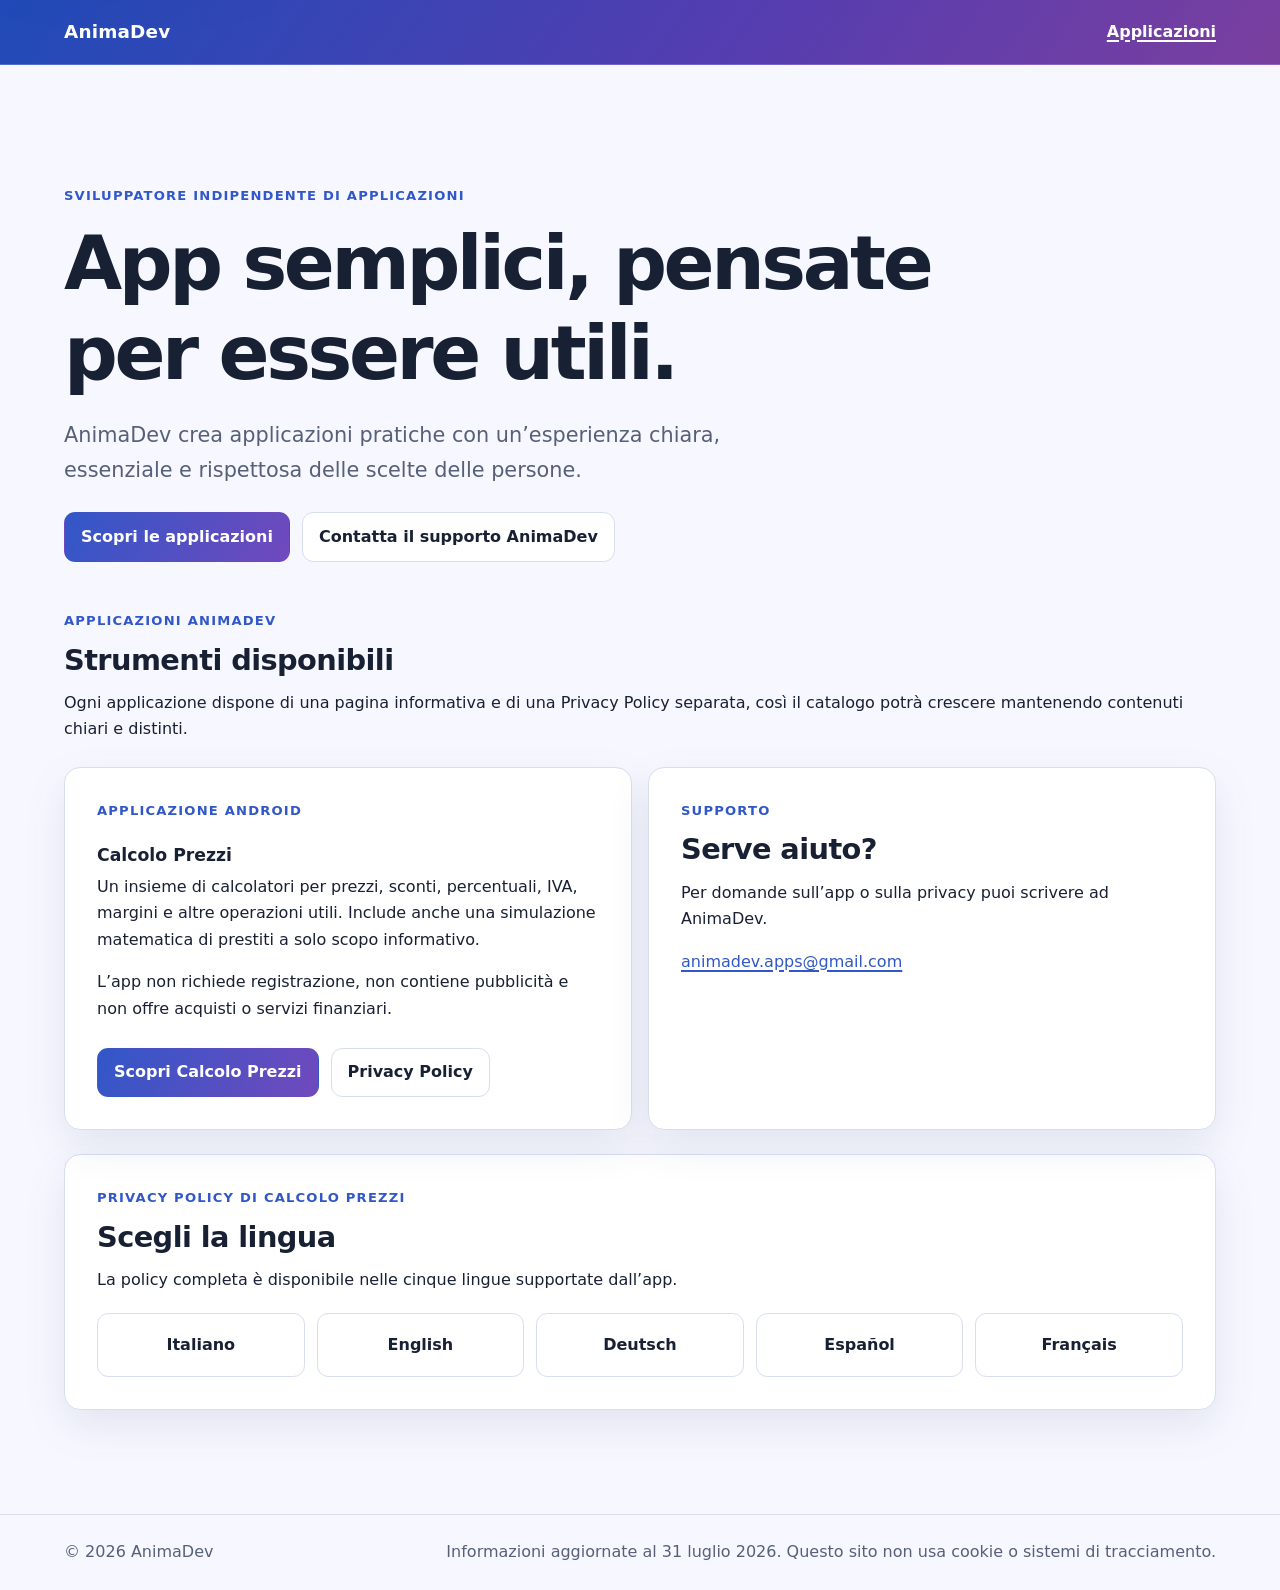
<file: index.html>
<!doctype html>
<html lang="it">
<head>
  <meta charset="utf-8">
  <meta name="viewport" content="width=device-width, initial-scale=1">
  <meta name="description" content="AnimaDev sviluppa applicazioni indipendenti, semplici e rispettose della privacy. Scopri Calcolo Prezzi e consulta la sua Privacy Policy.">
  <title>AnimaDev — Applicazioni indipendenti</title>
  <link rel="stylesheet" href="assets/styles.css">
</head>
<body>
  <a class="skip-link" href="#contenuto">Vai al contenuto principale</a>
  <header class="site-header">
    <div class="header-inner">
      <a class="brand" href="./" aria-current="page">AnimaDev</a>
      <a class="header-link" href="#applicazioni">Applicazioni</a>
    </div>
  </header>
  <main id="contenuto" class="main-layout">
    <section class="hero" aria-labelledby="titolo-home">
      <p class="eyebrow">Sviluppatore indipendente di applicazioni</p>
      <h1 id="titolo-home">App semplici, pensate per essere utili.</h1>
      <p class="lede">AnimaDev crea applicazioni pratiche con un’esperienza chiara, essenziale e rispettosa delle scelte delle persone.</p>
      <div class="actions">
        <a class="button button-primary" href="#applicazioni">Scopri le applicazioni</a>
        <a class="button" href="mailto:animadev.apps@gmail.com">Contatta il supporto AnimaDev</a>
      </div>
    </section>

    <section id="applicazioni" aria-labelledby="apps-title">
      <p class="eyebrow">Applicazioni AnimaDev</p>
      <h2 id="apps-title">Strumenti disponibili</h2>
      <p>Ogni applicazione dispone di una pagina informativa e di una Privacy Policy separata, così il catalogo potrà crescere mantenendo contenuti chiari e distinti.</p>
      <div class="grid">
        <article class="card">
          <p class="eyebrow">Applicazione Android</p>
          <h3>Calcolo Prezzi</h3>
          <p>Un insieme di calcolatori per prezzi, sconti, percentuali, IVA, margini e altre operazioni utili. Include anche una simulazione matematica di prestiti a solo scopo informativo.</p>
          <p>L’app non richiede registrazione, non contiene pubblicità e non offre acquisti o servizi finanziari.</p>
          <div class="actions">
            <a class="button button-primary" href="apps/calcolo-prezzi/">Scopri Calcolo Prezzi</a>
            <a class="button" href="apps/calcolo-prezzi/privacy/">Privacy Policy</a>
          </div>
        </article>
        <aside class="card" aria-labelledby="support-title">
          <p class="eyebrow">Supporto</p>
          <h2 id="support-title">Serve aiuto?</h2>
          <p>Per domande sull’app o sulla privacy puoi scrivere ad AnimaDev.</p>
          <p><a href="mailto:animadev.apps@gmail.com">animadev.apps@gmail.com</a></p>
        </aside>
      </div>
    </section>

    <section class="card" aria-labelledby="languages-title">
      <p class="eyebrow">Privacy Policy di Calcolo Prezzi</p>
      <h2 id="languages-title">Scegli la lingua</h2>
      <p>La policy completa è disponibile nelle cinque lingue supportate dall’app.</p>
      <nav class="language-grid" aria-label="Lingue della Privacy Policy">
        <a href="apps/calcolo-prezzi/privacy/it/" lang="it">Italiano</a>
        <a href="apps/calcolo-prezzi/privacy/en/" lang="en">English</a>
        <a href="apps/calcolo-prezzi/privacy/de/" lang="de">Deutsch</a>
        <a href="apps/calcolo-prezzi/privacy/es/" lang="es">Español</a>
        <a href="apps/calcolo-prezzi/privacy/fr/" lang="fr">Français</a>
      </nav>
    </section>
  </main>
  <footer class="site-footer">
    <div class="footer-inner">
      <p>© 2026 AnimaDev</p>
      <p>Informazioni aggiornate al <time datetime="2026-07-31">31 luglio 2026</time>. Questo sito non usa cookie o sistemi di tracciamento.</p>
    </div>
  </footer>
</body>
</html>
</file>
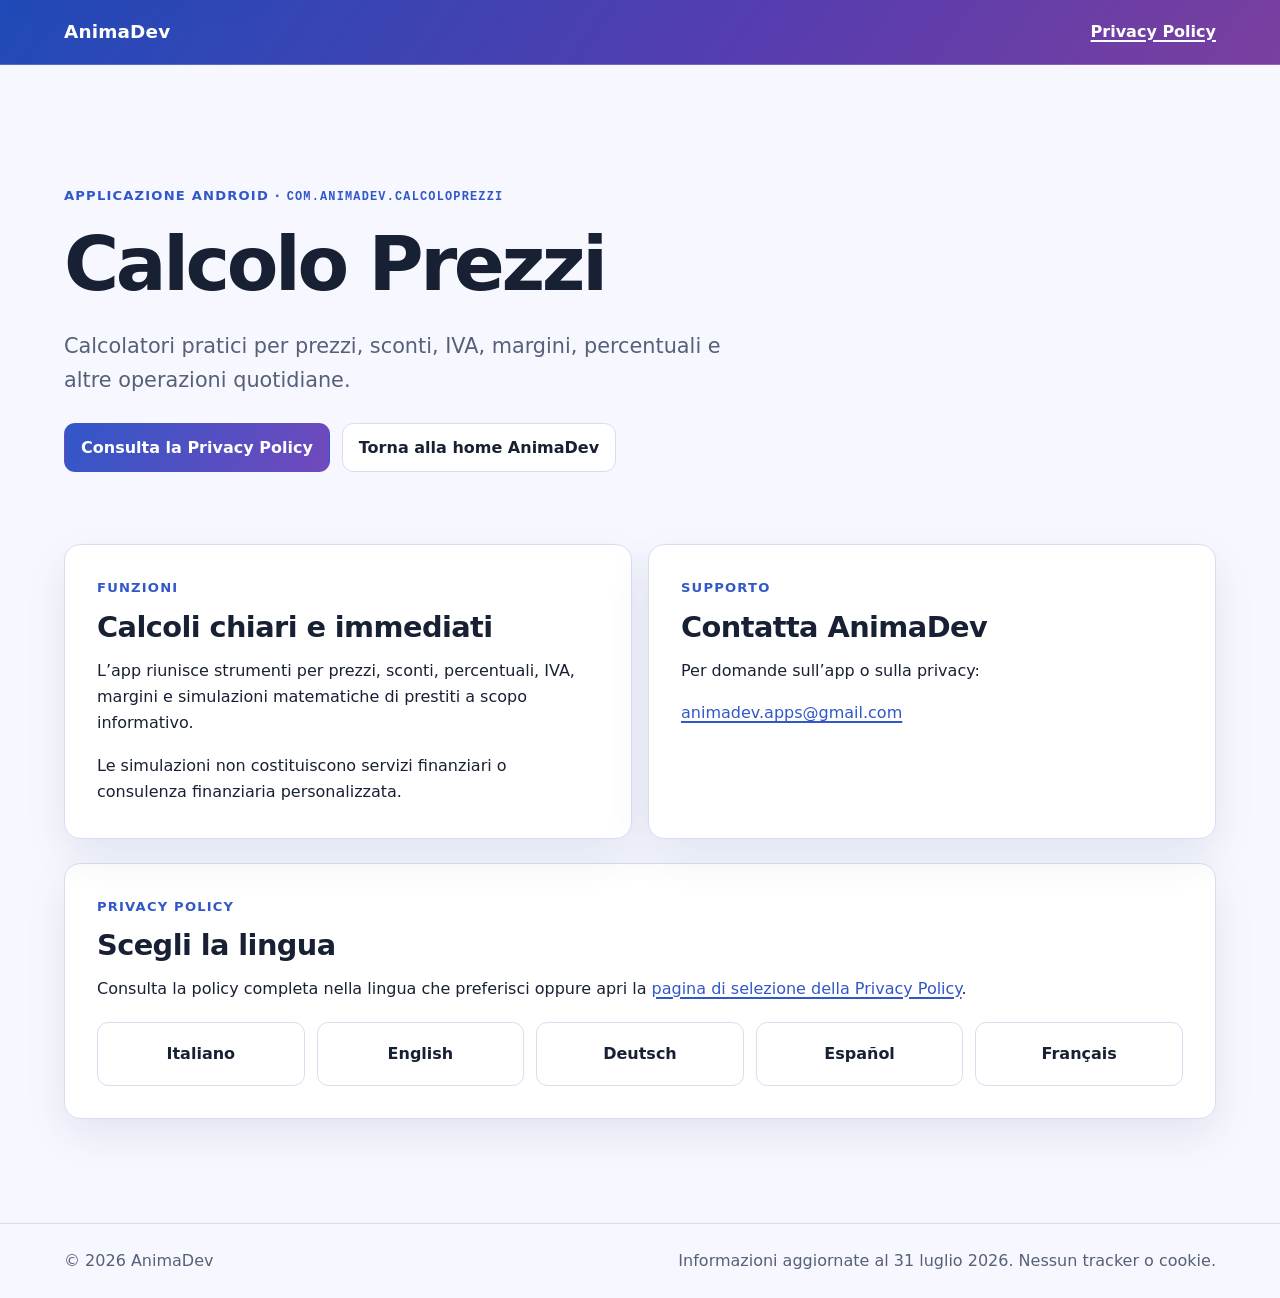
<file: apps/calcolo-prezzi/index.html>
<!doctype html>
<html lang="it">
<head>
  <meta charset="utf-8">
  <meta name="viewport" content="width=device-width, initial-scale=1">
  <meta name="description" content="Pagina informativa di Calcolo Prezzi, l’app Android di AnimaDev per prezzi, sconti, IVA, margini, percentuali e simulazioni informative.">
  <title>Calcolo Prezzi — AnimaDev</title>
  <link rel="stylesheet" href="../../assets/styles.css">
</head>
<body>
  <a class="skip-link" href="#contenuto">Vai al contenuto principale</a>
  <header class="site-header">
    <div class="header-inner">
      <a class="brand" href="../../">AnimaDev</a>
      <a class="header-link" href="privacy/">Privacy Policy</a>
    </div>
  </header>
  <main id="contenuto" class="main-layout">
    <section class="hero" aria-labelledby="app-title">
      <p class="eyebrow">Applicazione Android · <code>com.animadev.calcoloprezzi</code></p>
      <h1 id="app-title">Calcolo Prezzi</h1>
      <p class="lede">Calcolatori pratici per prezzi, sconti, IVA, margini, percentuali e altre operazioni quotidiane.</p>
      <div class="actions">
        <a class="button button-primary" href="privacy/">Consulta la Privacy Policy</a>
        <a class="button" href="../../">Torna alla home AnimaDev</a>
      </div>
    </section>

    <section class="grid" aria-label="Informazioni su Calcolo Prezzi">
      <article class="card">
        <p class="eyebrow">Funzioni</p>
        <h2>Calcoli chiari e immediati</h2>
        <p>L’app riunisce strumenti per prezzi, sconti, percentuali, IVA, margini e simulazioni matematiche di prestiti a scopo informativo.</p>
        <p>Le simulazioni non costituiscono servizi finanziari o consulenza finanziaria personalizzata.</p>
      </article>
      <aside class="card" aria-labelledby="support-title">
        <p class="eyebrow">Supporto</p>
        <h2 id="support-title">Contatta AnimaDev</h2>
        <p>Per domande sull’app o sulla privacy:</p>
        <p><a href="mailto:animadev.apps@gmail.com">animadev.apps@gmail.com</a></p>
      </aside>
    </section>

    <section class="card" aria-labelledby="languages-title">
      <p class="eyebrow">Privacy Policy</p>
      <h2 id="languages-title">Scegli la lingua</h2>
      <p>Consulta la policy completa nella lingua che preferisci oppure apri la <a href="privacy/">pagina di selezione della Privacy Policy</a>.</p>
      <nav class="language-grid" aria-label="Lingue della Privacy Policy di Calcolo Prezzi">
        <a href="privacy/it/" lang="it">Italiano</a>
        <a href="privacy/en/" lang="en">English</a>
        <a href="privacy/de/" lang="de">Deutsch</a>
        <a href="privacy/es/" lang="es">Español</a>
        <a href="privacy/fr/" lang="fr">Français</a>
      </nav>
    </section>
  </main>
  <footer class="site-footer">
    <div class="footer-inner">
      <p>© 2026 AnimaDev</p>
      <p>Informazioni aggiornate al <time datetime="2026-07-31">31 luglio 2026</time>. Nessun tracker o cookie.</p>
    </div>
  </footer>
</body>
</html>
</file>
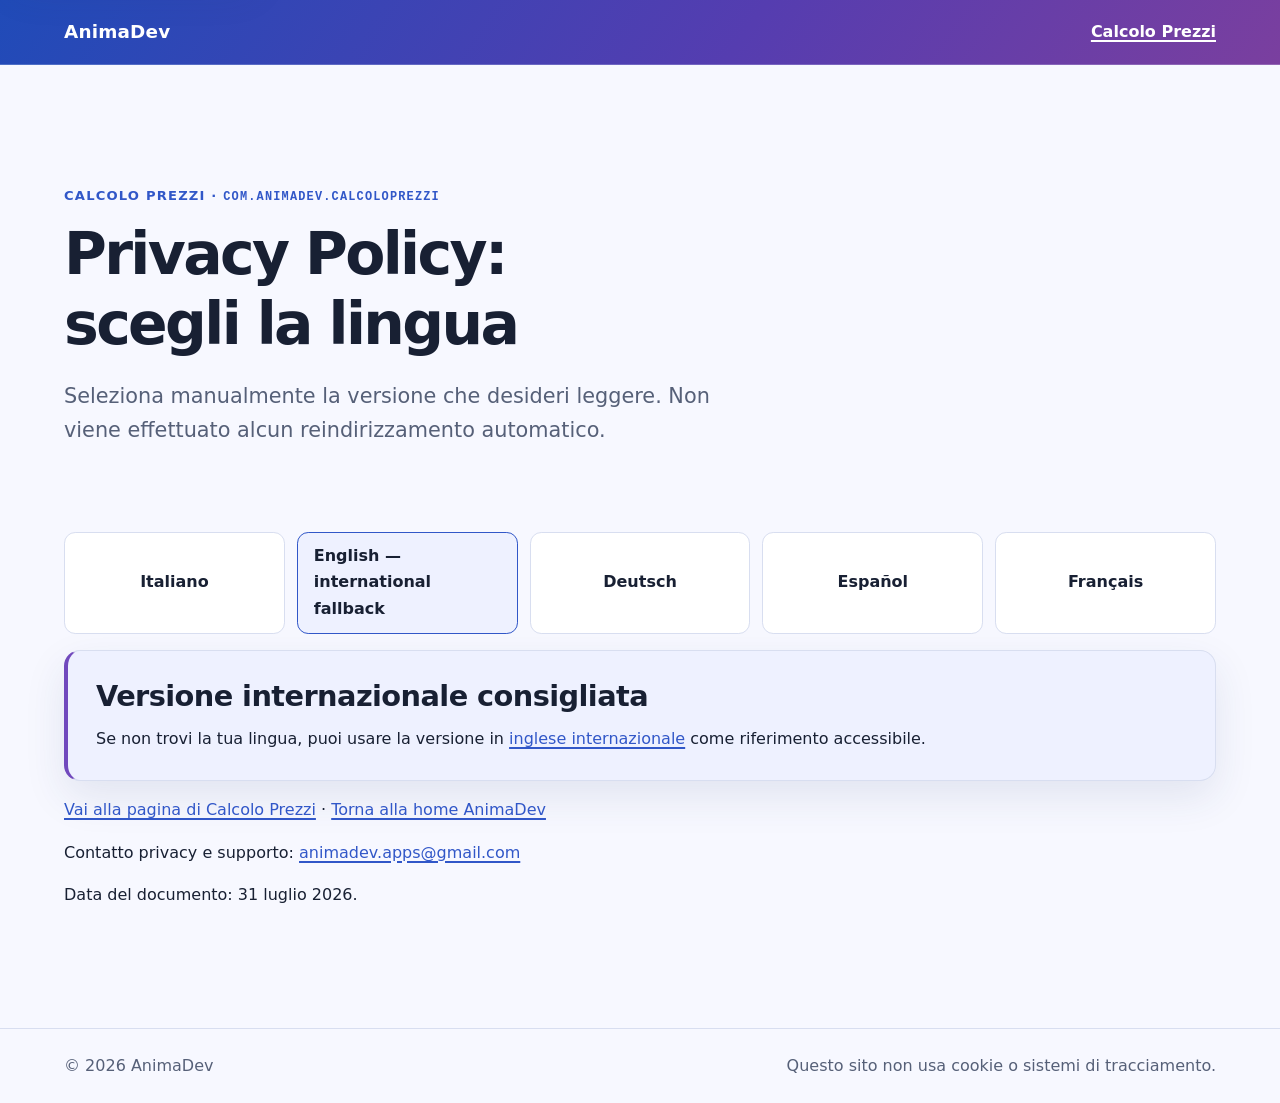
<file: apps/calcolo-prezzi/privacy/index.html>
<!doctype html>
<html lang="it">
<head>
  <meta charset="utf-8">
  <meta name="viewport" content="width=device-width, initial-scale=1">
  <meta name="description" content="Scegli la lingua della Privacy Policy di Calcolo Prezzi, l’app Android di AnimaDev.">
  <title>Scegli la lingua — Privacy Policy di Calcolo Prezzi</title>
  <link rel="stylesheet" href="../../../assets/styles.css">
</head>
<body>
  <a class="skip-link" href="#contenuto">Vai al contenuto principale</a>
  <header class="site-header">
    <div class="header-inner">
      <a class="brand" href="../../../">AnimaDev</a>
      <a class="header-link" href="../">Calcolo Prezzi</a>
    </div>
  </header>
  <main id="contenuto" class="main-layout language-page">
    <section class="hero" aria-labelledby="language-title">
      <p class="eyebrow">Calcolo Prezzi · <code>com.animadev.calcoloprezzi</code></p>
      <h1 id="language-title">Privacy Policy: scegli la lingua</h1>
      <p class="lede">Seleziona manualmente la versione che desideri leggere. Non viene effettuato alcun reindirizzamento automatico.</p>
    </section>
    <nav class="language-grid" aria-label="Versioni della Privacy Policy">
      <a href="it/" lang="it">Italiano</a>
      <a class="recommended" href="en/" lang="en">English — international fallback</a>
      <a href="de/" lang="de">Deutsch</a>
      <a href="es/" lang="es">Español</a>
      <a href="fr/" lang="fr">Français</a>
    </nav>
    <div class="notice">
      <h2>Versione internazionale consigliata</h2>
      <p>Se non trovi la tua lingua, puoi usare la versione in <a href="en/" hreflang="en">inglese internazionale</a> come riferimento accessibile.</p>
    </div>
    <p><a href="../">Vai alla pagina di Calcolo Prezzi</a> · <a href="../../../">Torna alla home AnimaDev</a></p>
    <p>Contatto privacy e supporto: <a href="mailto:animadev.apps@gmail.com">animadev.apps@gmail.com</a></p>
    <p>Data del documento: <time datetime="2026-07-31">31 luglio 2026</time>.</p>
  </main>
  <footer class="site-footer">
    <div class="footer-inner">
      <p>© 2026 AnimaDev</p>
      <p>Questo sito non usa cookie o sistemi di tracciamento.</p>
    </div>
  </footer>
</body>
</html>
</file>
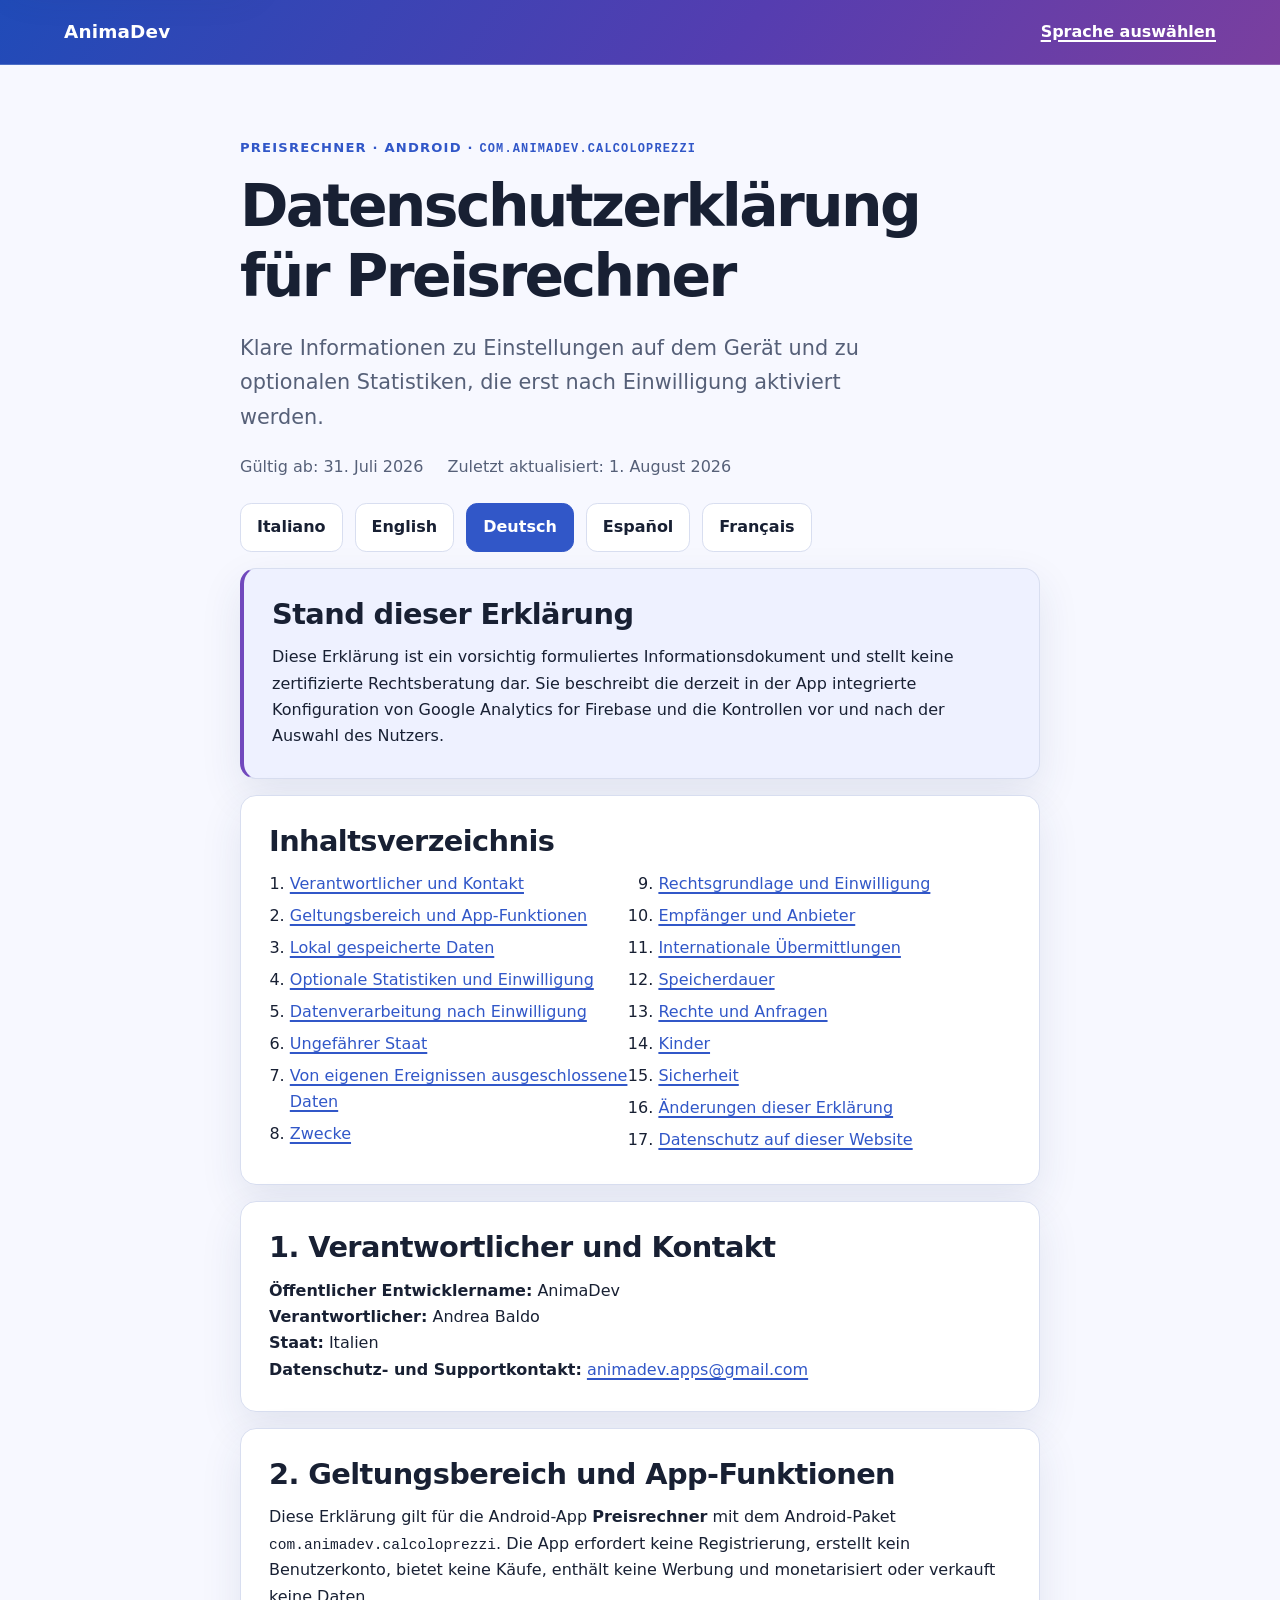
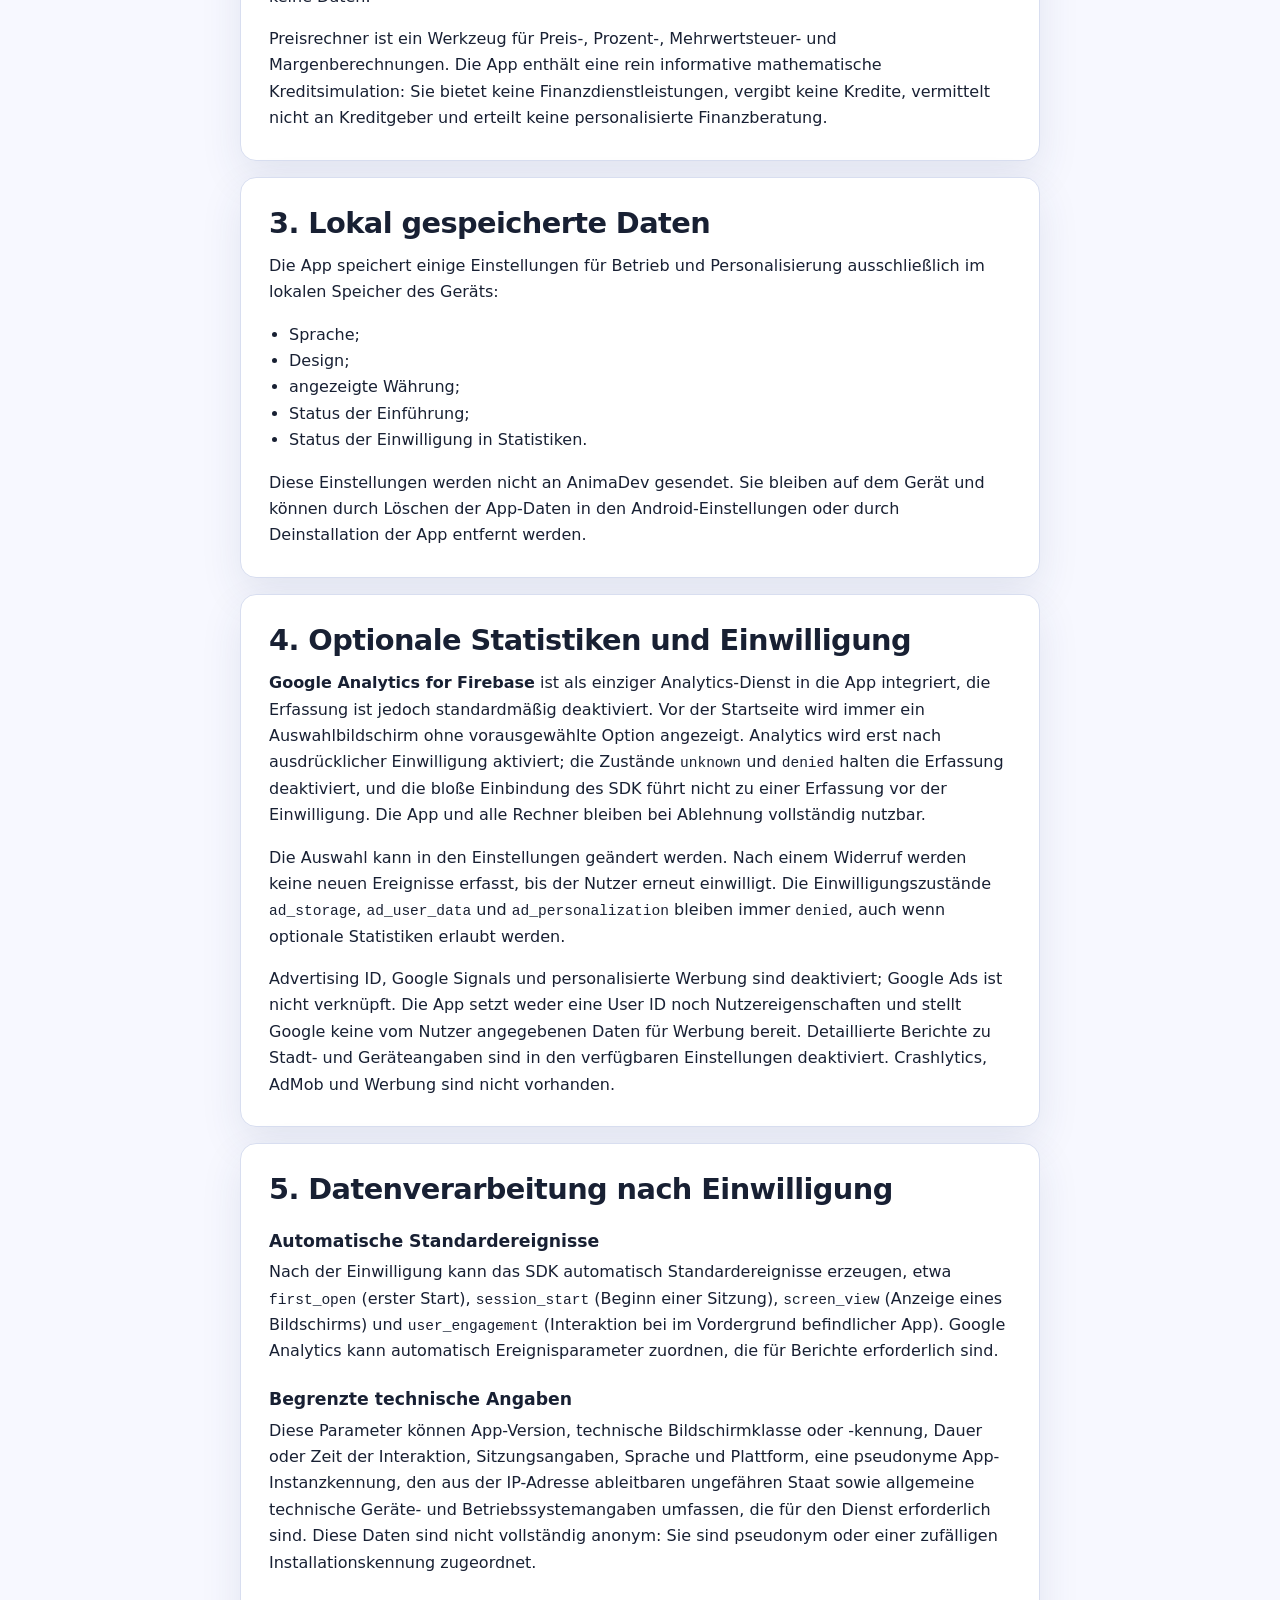
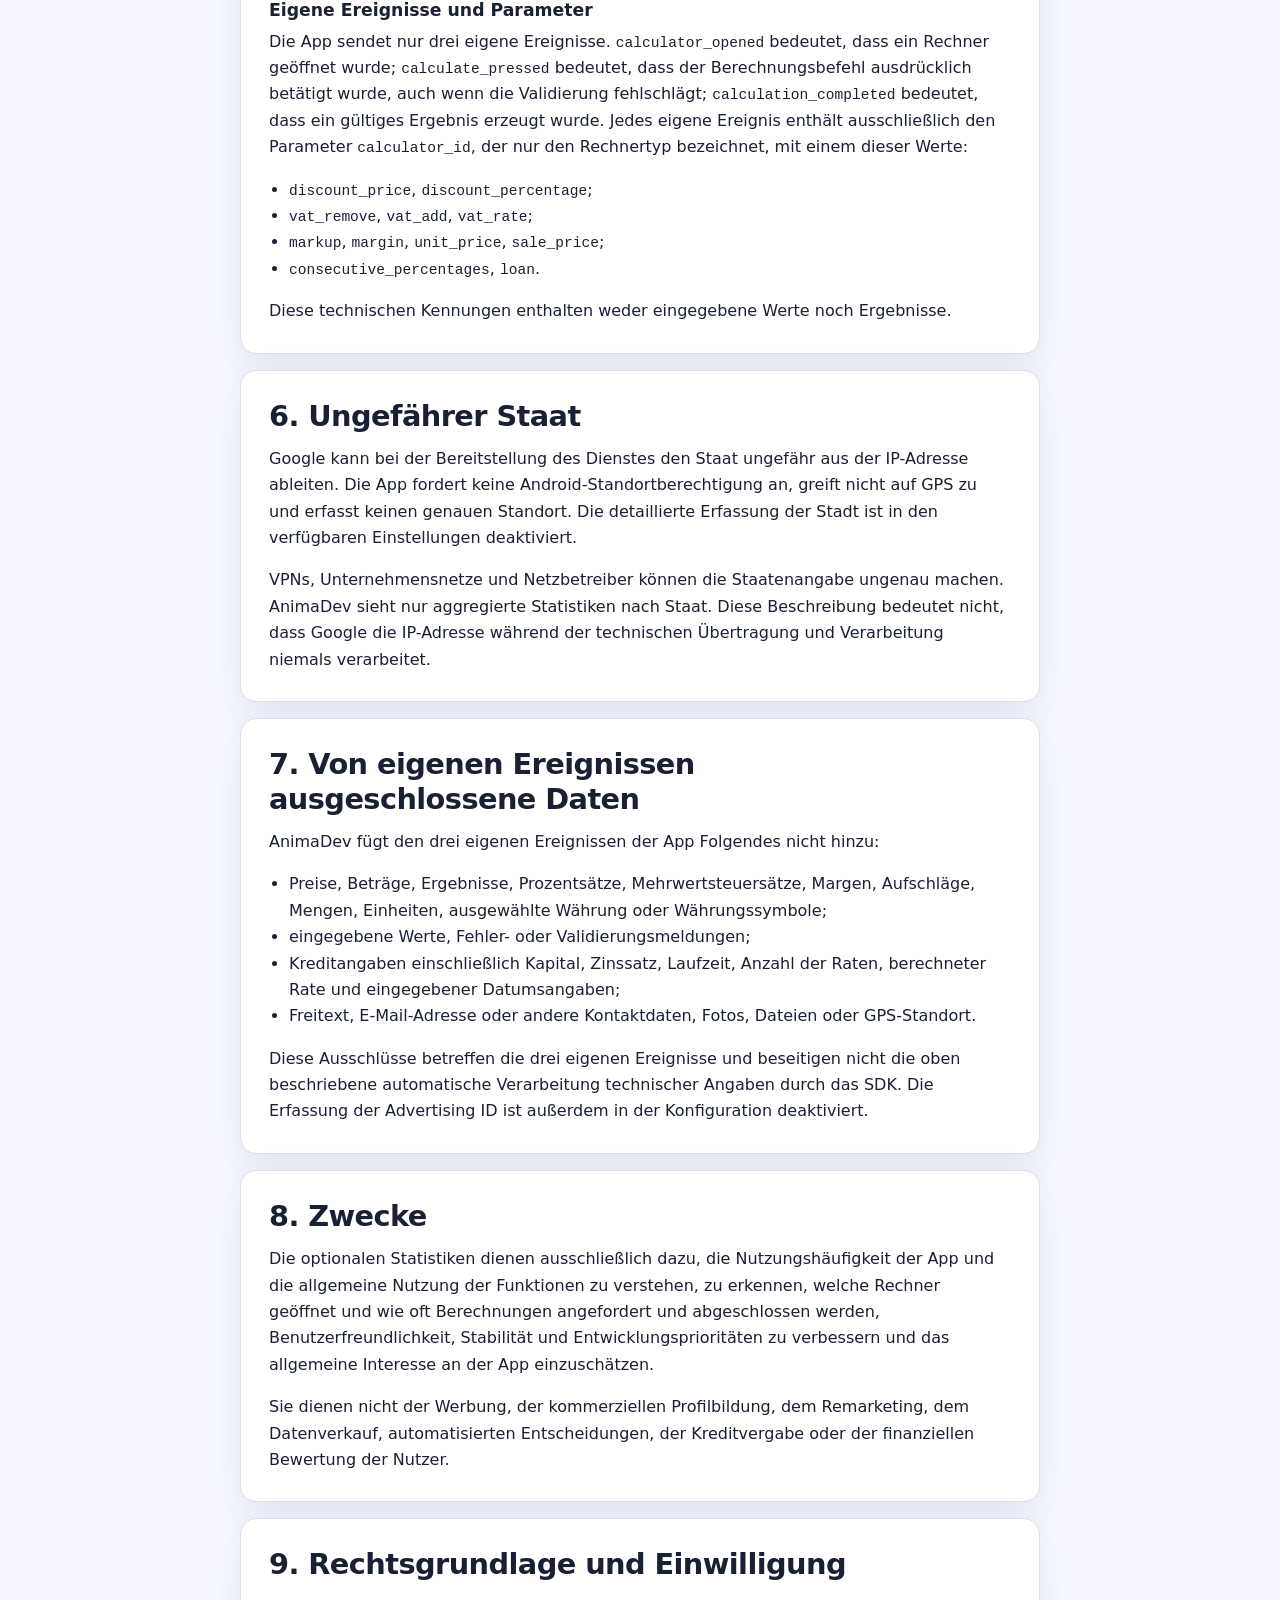
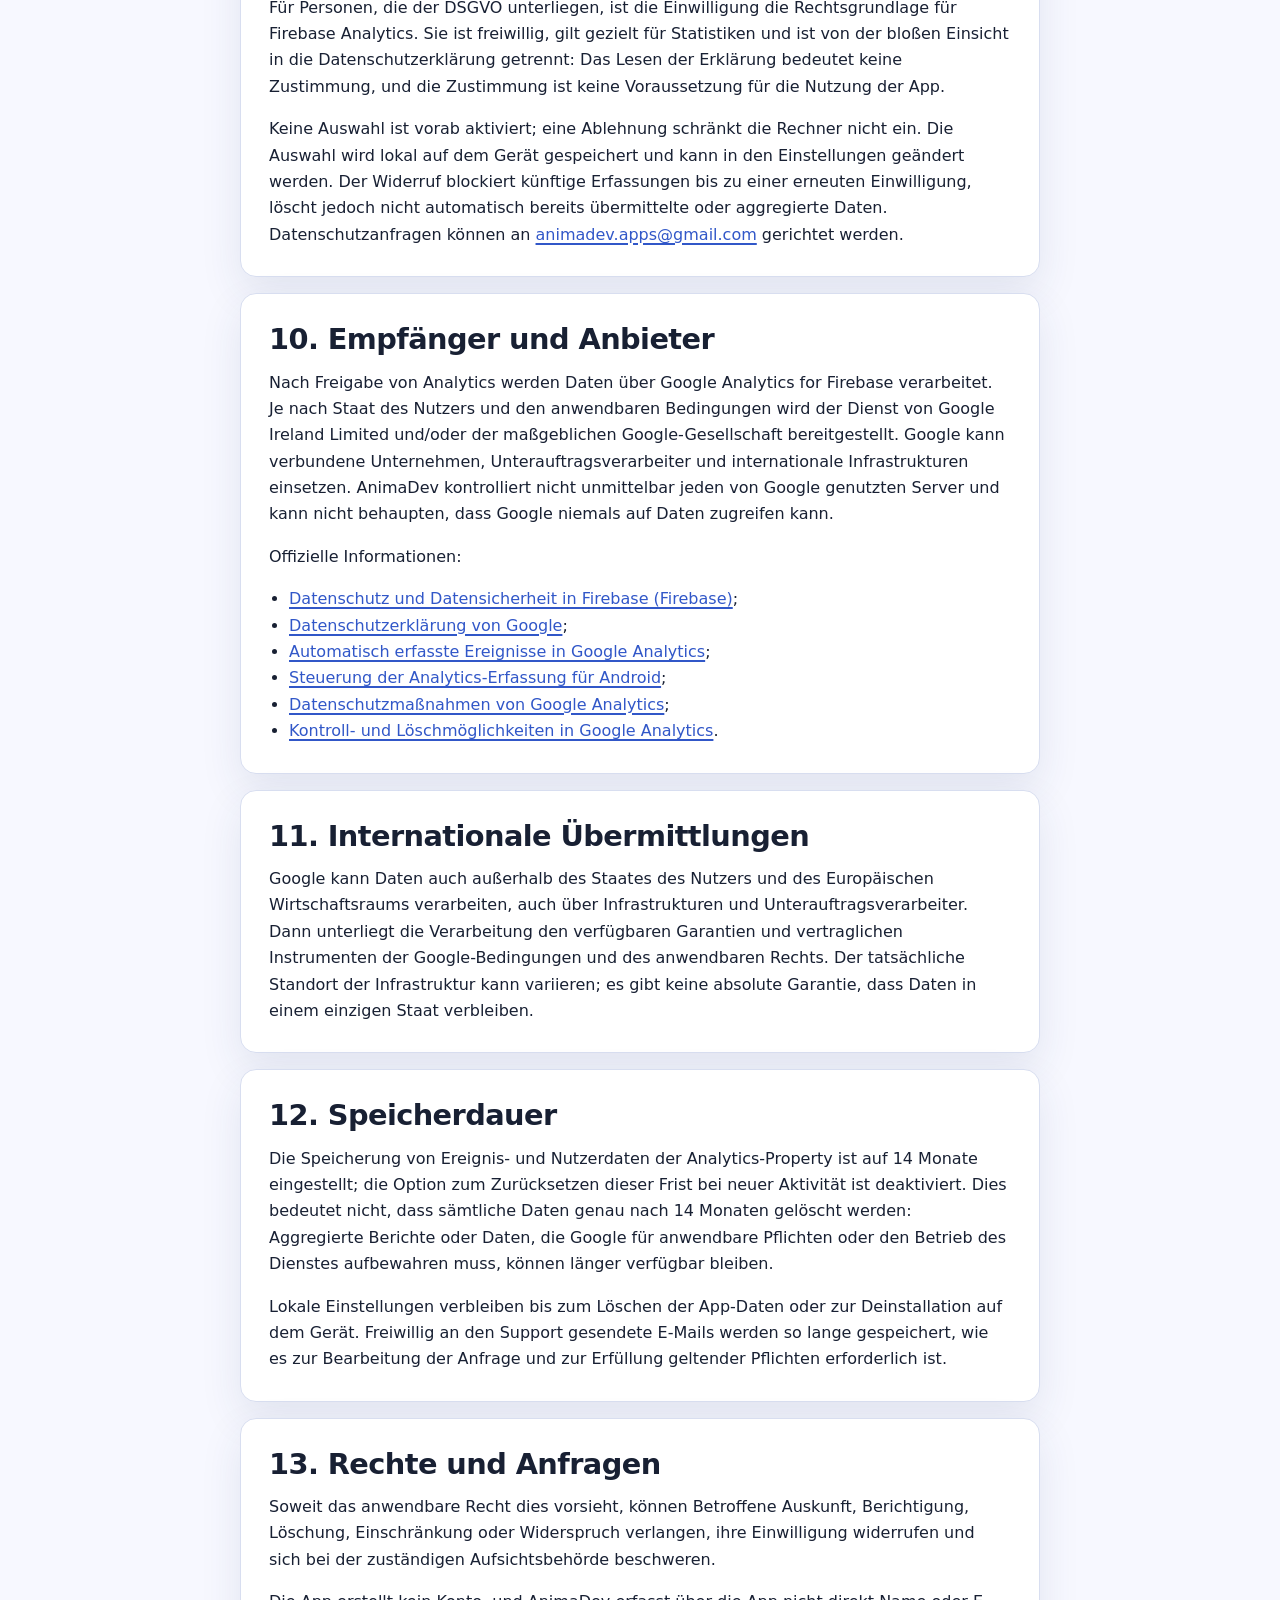
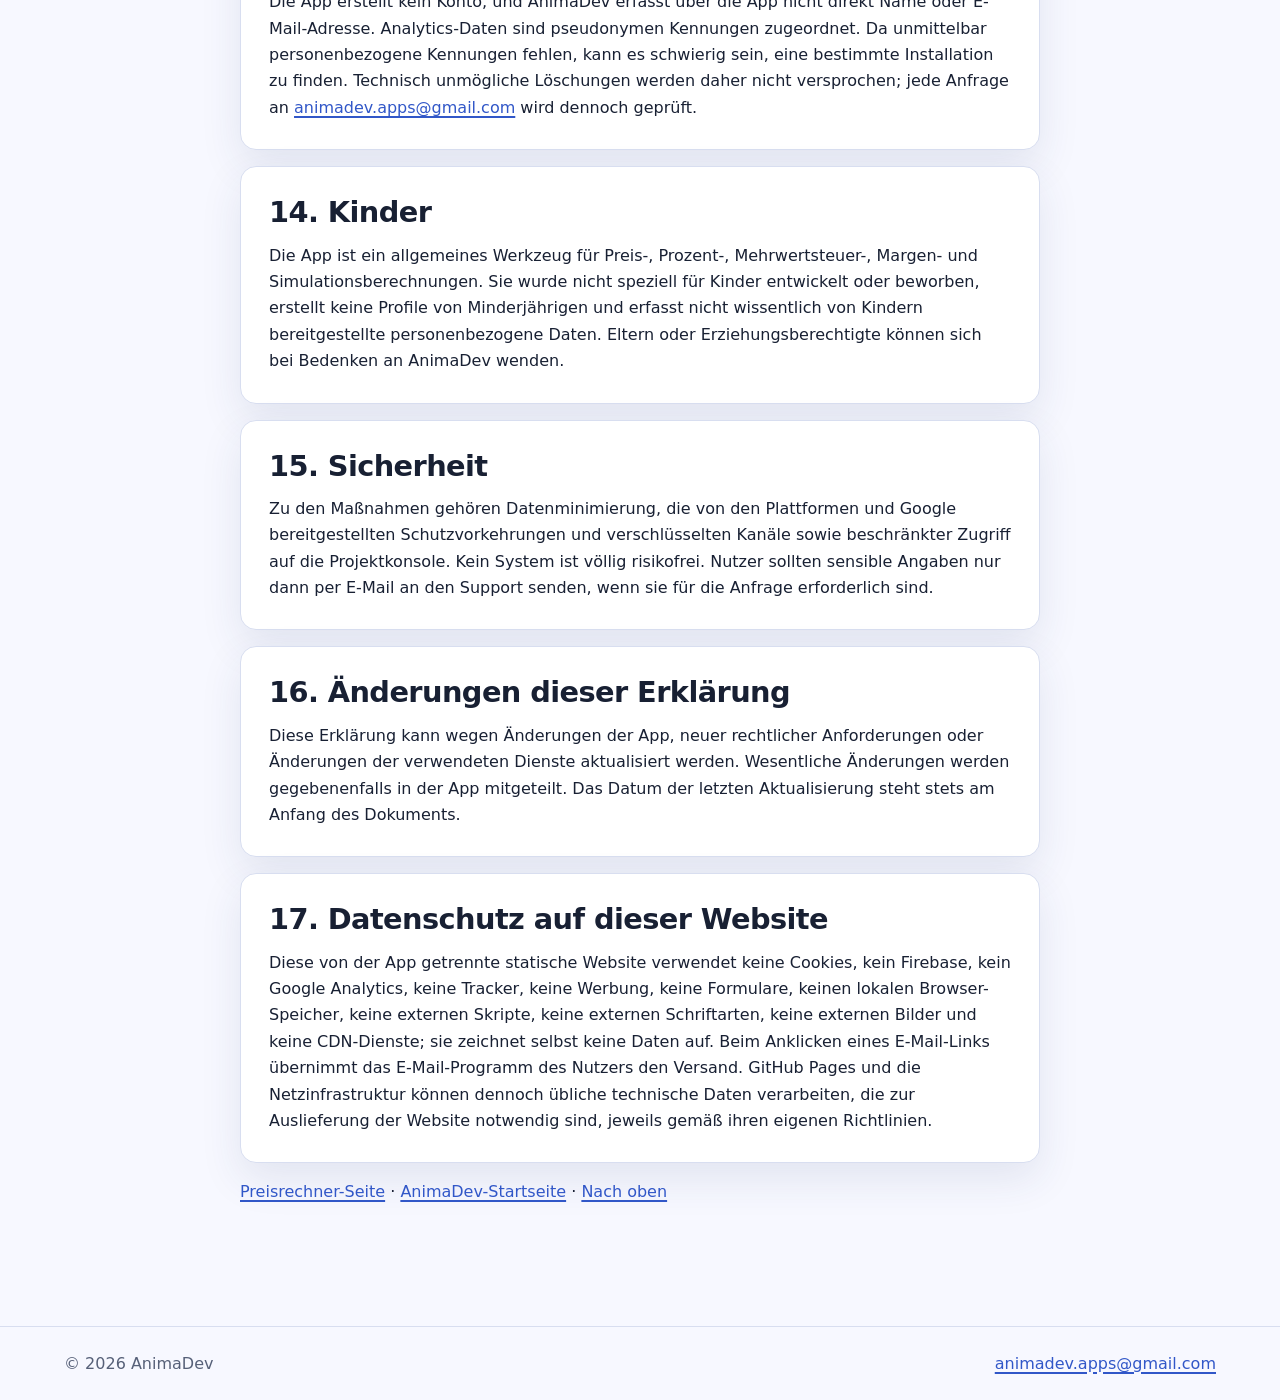
<file: apps/calcolo-prezzi/privacy/de/index.html>
<!doctype html>
<html lang="de">
<head>
  <meta charset="utf-8">
  <meta name="viewport" content="width=device-width, initial-scale=1">
  <meta name="description" content="Deutsche Datenschutzerklärung für die Android-App Preisrechner von AnimaDev.">
  <title>Datenschutzerklärung für Preisrechner — Deutsch</title>
  <link rel="stylesheet" href="../../../../assets/styles.css">
</head>
<body>
  <a class="skip-link" href="#inhalt">Zum Hauptinhalt springen</a>
  <header class="site-header"><div class="header-inner">
    <a class="brand" href="../../../../">AnimaDev</a>
    <a class="header-link" href="../">Sprache auswählen</a>
  </div></header>
  <main id="inhalt" class="main-layout policy">
    <p class="eyebrow">Preisrechner · Android · <code>com.animadev.calcoloprezzi</code></p>
    <h1>Datenschutzerklärung für Preisrechner</h1>
    <p class="lede">Klare Informationen zu Einstellungen auf dem Gerät und zu optionalen Statistiken, die erst nach Einwilligung aktiviert werden.</p>
    <div class="policy-meta">
      <p>Gültig ab: <time datetime="2026-07-31">31. Juli 2026</time></p>
      <p>Zuletzt aktualisiert: <time datetime="2026-08-01">1. August 2026</time></p>
    </div>
    <nav class="language-nav" aria-label="Sprache der Datenschutzerklärung">
      <a href="../it/" lang="it">Italiano</a>
      <a href="../en/" lang="en">English</a>
      <a href="./" lang="de" aria-current="page">Deutsch</a>
      <a href="../es/" lang="es">Español</a>
      <a href="../fr/" lang="fr">Français</a>
    </nav>

    <aside class="notice" aria-labelledby="entwurf-title">
      <h2 id="entwurf-title">Stand dieser Erklärung</h2>
      <p>Diese Erklärung ist ein vorsichtig formuliertes Informationsdokument und stellt keine zertifizierte Rechtsberatung dar. Sie beschreibt die derzeit in der App integrierte Konfiguration von Google Analytics for Firebase und die Kontrollen vor und nach der Auswahl des Nutzers.</p>
    </aside>

    <nav class="toc" aria-labelledby="verzeichnis-title">
      <h2 id="verzeichnis-title">Inhaltsverzeichnis</h2>
      <ol>
        <li><a href="#identity">Verantwortlicher und Kontakt</a></li>
        <li><a href="#scope">Geltungsbereich und App-Funktionen</a></li>
        <li><a href="#local">Lokal gespeicherte Daten</a></li>
        <li><a href="#analytics">Optionale Statistiken und Einwilligung</a></li>
        <li><a href="#collected">Datenverarbeitung nach Einwilligung</a></li>
        <li><a href="#country">Ungefährer Staat</a></li>
        <li><a href="#excluded">Von eigenen Ereignissen ausgeschlossene Daten</a></li>
        <li><a href="#purposes">Zwecke</a></li>
        <li><a href="#consent">Rechtsgrundlage und Einwilligung</a></li>
        <li><a href="#providers">Empfänger und Anbieter</a></li>
        <li><a href="#transfers">Internationale Übermittlungen</a></li>
        <li><a href="#retention">Speicherdauer</a></li>
        <li><a href="#rights">Rechte und Anfragen</a></li>
        <li><a href="#children">Kinder</a></li>
        <li><a href="#security">Sicherheit</a></li>
        <li><a href="#changes">Änderungen dieser Erklärung</a></li>
        <li><a href="#website">Datenschutz auf dieser Website</a></li>
      </ol>
    </nav>

    <section id="identity" class="policy-section">
      <h2>1. Verantwortlicher und Kontakt</h2>
      <p><strong>Öffentlicher Entwicklername:</strong> AnimaDev<br><strong>Verantwortlicher:</strong> Andrea Baldo<br><strong>Staat:</strong> Italien<br><strong>Datenschutz- und Supportkontakt:</strong> <a href="mailto:animadev.apps@gmail.com">animadev.apps@gmail.com</a></p>
    </section>

    <section id="scope" class="policy-section">
      <h2>2. Geltungsbereich und App-Funktionen</h2>
      <p>Diese Erklärung gilt für die Android-App <strong>Preisrechner</strong> mit dem Android-Paket <code>com.animadev.calcoloprezzi</code>. Die App erfordert keine Registrierung, erstellt kein Benutzerkonto, bietet keine Käufe, enthält keine Werbung und monetarisiert oder verkauft keine Daten.</p>
      <p>Preisrechner ist ein Werkzeug für Preis-, Prozent-, Mehrwertsteuer- und Margenberechnungen. Die App enthält eine rein informative mathematische Kreditsimulation: Sie bietet keine Finanzdienstleistungen, vergibt keine Kredite, vermittelt nicht an Kreditgeber und erteilt keine personalisierte Finanzberatung.</p>
    </section>

    <section id="local" class="policy-section">
      <h2>3. Lokal gespeicherte Daten</h2>
      <p>Die App speichert einige Einstellungen für Betrieb und Personalisierung ausschließlich im lokalen Speicher des Geräts:</p>
      <ul class="plain-list">
        <li>Sprache;</li><li>Design;</li><li>angezeigte Währung;</li><li>Status der Einführung;</li><li>Status der Einwilligung in Statistiken.</li>
      </ul>
      <p>Diese Einstellungen werden nicht an AnimaDev gesendet. Sie bleiben auf dem Gerät und können durch Löschen der App-Daten in den Android-Einstellungen oder durch Deinstallation der App entfernt werden.</p>
    </section>

    <section id="analytics" class="policy-section">
      <h2>4. Optionale Statistiken und Einwilligung</h2>
      <p><strong>Google Analytics for Firebase</strong> ist als einziger Analytics-Dienst in die App integriert, die Erfassung ist jedoch standardmäßig deaktiviert. Vor der Startseite wird immer ein Auswahlbildschirm ohne vorausgewählte Option angezeigt. Analytics wird erst nach ausdrücklicher Einwilligung aktiviert; die Zustände <code>unknown</code> und <code>denied</code> halten die Erfassung deaktiviert, und die bloße Einbindung des SDK führt nicht zu einer Erfassung vor der Einwilligung. Die App und alle Rechner bleiben bei Ablehnung vollständig nutzbar.</p>
      <p>Die Auswahl kann in den Einstellungen geändert werden. Nach einem Widerruf werden keine neuen Ereignisse erfasst, bis der Nutzer erneut einwilligt. Die Einwilligungszustände <code>ad_storage</code>, <code>ad_user_data</code> und <code>ad_personalization</code> bleiben immer <code>denied</code>, auch wenn optionale Statistiken erlaubt werden.</p>
      <p>Advertising ID, Google Signals und personalisierte Werbung sind deaktiviert; Google Ads ist nicht verknüpft. Die App setzt weder eine User ID noch Nutzereigenschaften und stellt Google keine vom Nutzer angegebenen Daten für Werbung bereit. Detaillierte Berichte zu Stadt- und Geräteangaben sind in den verfügbaren Einstellungen deaktiviert. Crashlytics, AdMob und Werbung sind nicht vorhanden.</p>
    </section>

    <section id="collected" class="policy-section">
      <h2>5. Datenverarbeitung nach Einwilligung</h2>
      <h3>Automatische Standardereignisse</h3>
      <p>Nach der Einwilligung kann das SDK automatisch Standardereignisse erzeugen, etwa <code>first_open</code> (erster Start), <code>session_start</code> (Beginn einer Sitzung), <code>screen_view</code> (Anzeige eines Bildschirms) und <code>user_engagement</code> (Interaktion bei im Vordergrund befindlicher App). Google Analytics kann automatisch Ereignisparameter zuordnen, die für Berichte erforderlich sind.</p>
      <h3>Begrenzte technische Angaben</h3>
      <p>Diese Parameter können App-Version, technische Bildschirmklasse oder -kennung, Dauer oder Zeit der Interaktion, Sitzungsangaben, Sprache und Plattform, eine pseudonyme App-Instanzkennung, den aus der IP-Adresse ableitbaren ungefähren Staat sowie allgemeine technische Geräte- und Betriebssystemangaben umfassen, die für den Dienst erforderlich sind. Diese Daten sind nicht vollständig anonym: Sie sind pseudonym oder einer zufälligen Installationskennung zugeordnet.</p>
      <h3>Eigene Ereignisse und Parameter</h3>
      <p>Die App sendet nur drei eigene Ereignisse. <code>calculator_opened</code> bedeutet, dass ein Rechner geöffnet wurde; <code>calculate_pressed</code> bedeutet, dass der Berechnungsbefehl ausdrücklich betätigt wurde, auch wenn die Validierung fehlschlägt; <code>calculation_completed</code> bedeutet, dass ein gültiges Ergebnis erzeugt wurde. Jedes eigene Ereignis enthält ausschließlich den Parameter <code>calculator_id</code>, der nur den Rechnertyp bezeichnet, mit einem dieser Werte:</p>
      <ul class="plain-list">
        <li><code>discount_price</code>, <code>discount_percentage</code>;</li>
        <li><code>vat_remove</code>, <code>vat_add</code>, <code>vat_rate</code>;</li>
        <li><code>markup</code>, <code>margin</code>, <code>unit_price</code>, <code>sale_price</code>;</li>
        <li><code>consecutive_percentages</code>, <code>loan</code>.</li>
      </ul>
      <p>Diese technischen Kennungen enthalten weder eingegebene Werte noch Ergebnisse.</p>
    </section>

    <section id="country" class="policy-section">
      <h2>6. Ungefährer Staat</h2>
      <p>Google kann bei der Bereitstellung des Dienstes den Staat ungefähr aus der IP-Adresse ableiten. Die App fordert keine Android-Standortberechtigung an, greift nicht auf GPS zu und erfasst keinen genauen Standort. Die detaillierte Erfassung der Stadt ist in den verfügbaren Einstellungen deaktiviert.</p>
      <p>VPNs, Unternehmensnetze und Netzbetreiber können die Staatenangabe ungenau machen. AnimaDev sieht nur aggregierte Statistiken nach Staat. Diese Beschreibung bedeutet nicht, dass Google die IP-Adresse während der technischen Übertragung und Verarbeitung niemals verarbeitet.</p>
    </section>

    <section id="excluded" class="policy-section">
      <h2>7. Von eigenen Ereignissen ausgeschlossene Daten</h2>
      <p>AnimaDev fügt den drei eigenen Ereignissen der App Folgendes nicht hinzu:</p>
      <ul class="plain-list">
        <li>Preise, Beträge, Ergebnisse, Prozentsätze, Mehrwertsteuersätze, Margen, Aufschläge, Mengen, Einheiten, ausgewählte Währung oder Währungssymbole;</li>
        <li>eingegebene Werte, Fehler- oder Validierungsmeldungen;</li>
        <li>Kreditangaben einschließlich Kapital, Zinssatz, Laufzeit, Anzahl der Raten, berechneter Rate und eingegebener Datumsangaben;</li>
        <li>Freitext, E-Mail-Adresse oder andere Kontaktdaten, Fotos, Dateien oder GPS-Standort.</li>
      </ul>
      <p>Diese Ausschlüsse betreffen die drei eigenen Ereignisse und beseitigen nicht die oben beschriebene automatische Verarbeitung technischer Angaben durch das SDK. Die Erfassung der Advertising ID ist außerdem in der Konfiguration deaktiviert.</p>
    </section>

    <section id="purposes" class="policy-section">
      <h2>8. Zwecke</h2>
      <p>Die optionalen Statistiken dienen ausschließlich dazu, die Nutzungshäufigkeit der App und die allgemeine Nutzung der Funktionen zu verstehen, zu erkennen, welche Rechner geöffnet und wie oft Berechnungen angefordert und abgeschlossen werden, Benutzerfreundlichkeit, Stabilität und Entwicklungsprioritäten zu verbessern und das allgemeine Interesse an der App einzuschätzen.</p>
      <p>Sie dienen nicht der Werbung, der kommerziellen Profilbildung, dem Remarketing, dem Datenverkauf, automatisierten Entscheidungen, der Kreditvergabe oder der finanziellen Bewertung der Nutzer.</p>
    </section>

    <section id="consent" class="policy-section">
      <h2>9. Rechtsgrundlage und Einwilligung</h2>
      <p>Für Personen, die der DSGVO unterliegen, ist die Einwilligung die Rechtsgrundlage für Firebase Analytics. Sie ist freiwillig, gilt gezielt für Statistiken und ist von der bloßen Einsicht in die Datenschutzerklärung getrennt: Das Lesen der Erklärung bedeutet keine Zustimmung, und die Zustimmung ist keine Voraussetzung für die Nutzung der App.</p>
      <p>Keine Auswahl ist vorab aktiviert; eine Ablehnung schränkt die Rechner nicht ein. Die Auswahl wird lokal auf dem Gerät gespeichert und kann in den Einstellungen geändert werden. Der Widerruf blockiert künftige Erfassungen bis zu einer erneuten Einwilligung, löscht jedoch nicht automatisch bereits übermittelte oder aggregierte Daten. Datenschutzanfragen können an <a href="mailto:animadev.apps@gmail.com">animadev.apps@gmail.com</a> gerichtet werden.</p>
    </section>

    <section id="providers" class="policy-section">
      <h2>10. Empfänger und Anbieter</h2>
      <p>Nach Freigabe von Analytics werden Daten über Google Analytics for Firebase verarbeitet. Je nach Staat des Nutzers und den anwendbaren Bedingungen wird der Dienst von Google Ireland Limited und/oder der maßgeblichen Google-Gesellschaft bereitgestellt. Google kann verbundene Unternehmen, Unterauftragsverarbeiter und internationale Infrastrukturen einsetzen. AnimaDev kontrolliert nicht unmittelbar jeden von Google genutzten Server und kann nicht behaupten, dass Google niemals auf Daten zugreifen kann.</p>
      <p>Offizielle Informationen:</p>
      <ul class="plain-list">
        <li><a href="https://firebase.google.com/support/privacy" target="_blank" rel="noopener noreferrer">Datenschutz und Datensicherheit in Firebase (Firebase)</a>;</li>
        <li><a href="https://policies.google.com/privacy" target="_blank" rel="noopener noreferrer">Datenschutzerklärung von Google</a>;</li>
        <li><a href="https://support.google.com/analytics/answer/9234069" target="_blank" rel="noopener noreferrer">Automatisch erfasste Ereignisse in Google Analytics</a>;</li>
        <li><a href="https://firebase.google.com/docs/analytics/android/configure-data-collection" target="_blank" rel="noopener noreferrer">Steuerung der Analytics-Erfassung für Android</a>;</li>
        <li><a href="https://support.google.com/analytics/answer/6004245" target="_blank" rel="noopener noreferrer">Datenschutzmaßnahmen von Google Analytics</a>;</li>
        <li><a href="https://support.google.com/analytics/answer/9940393" target="_blank" rel="noopener noreferrer">Kontroll- und Löschmöglichkeiten in Google Analytics</a>.</li>
      </ul>
    </section>

    <section id="transfers" class="policy-section">
      <h2>11. Internationale Übermittlungen</h2>
      <p>Google kann Daten auch außerhalb des Staates des Nutzers und des Europäischen Wirtschaftsraums verarbeiten, auch über Infrastrukturen und Unterauftragsverarbeiter. Dann unterliegt die Verarbeitung den verfügbaren Garantien und vertraglichen Instrumenten der Google-Bedingungen und des anwendbaren Rechts. Der tatsächliche Standort der Infrastruktur kann variieren; es gibt keine absolute Garantie, dass Daten in einem einzigen Staat verbleiben.</p>
    </section>

    <section id="retention" class="policy-section">
      <h2>12. Speicherdauer</h2>
      <p>Die Speicherung von Ereignis- und Nutzerdaten der Analytics-Property ist auf 14 Monate eingestellt; die Option zum Zurücksetzen dieser Frist bei neuer Aktivität ist deaktiviert. Dies bedeutet nicht, dass sämtliche Daten genau nach 14 Monaten gelöscht werden: Aggregierte Berichte oder Daten, die Google für anwendbare Pflichten oder den Betrieb des Dienstes aufbewahren muss, können länger verfügbar bleiben.</p>
      <p>Lokale Einstellungen verbleiben bis zum Löschen der App-Daten oder zur Deinstallation auf dem Gerät. Freiwillig an den Support gesendete E-Mails werden so lange gespeichert, wie es zur Bearbeitung der Anfrage und zur Erfüllung geltender Pflichten erforderlich ist.</p>
    </section>

    <section id="rights" class="policy-section">
      <h2>13. Rechte und Anfragen</h2>
      <p>Soweit das anwendbare Recht dies vorsieht, können Betroffene Auskunft, Berichtigung, Löschung, Einschränkung oder Widerspruch verlangen, ihre Einwilligung widerrufen und sich bei der zuständigen Aufsichtsbehörde beschweren.</p>
      <p>Die App erstellt kein Konto, und AnimaDev erfasst über die App nicht direkt Name oder E-Mail-Adresse. Analytics-Daten sind pseudonymen Kennungen zugeordnet. Da unmittelbar personenbezogene Kennungen fehlen, kann es schwierig sein, eine bestimmte Installation zu finden. Technisch unmögliche Löschungen werden daher nicht versprochen; jede Anfrage an <a href="mailto:animadev.apps@gmail.com">animadev.apps@gmail.com</a> wird dennoch geprüft.</p>
    </section>

    <section id="children" class="policy-section">
      <h2>14. Kinder</h2>
      <p>Die App ist ein allgemeines Werkzeug für Preis-, Prozent-, Mehrwertsteuer-, Margen- und Simulationsberechnungen. Sie wurde nicht speziell für Kinder entwickelt oder beworben, erstellt keine Profile von Minderjährigen und erfasst nicht wissentlich von Kindern bereitgestellte personenbezogene Daten. Eltern oder Erziehungsberechtigte können sich bei Bedenken an AnimaDev wenden.</p>
    </section>

    <section id="security" class="policy-section">
      <h2>15. Sicherheit</h2>
      <p>Zu den Maßnahmen gehören Datenminimierung, die von den Plattformen und Google bereitgestellten Schutzvorkehrungen und verschlüsselten Kanäle sowie beschränkter Zugriff auf die Projektkonsole. Kein System ist völlig risikofrei. Nutzer sollten sensible Angaben nur dann per E-Mail an den Support senden, wenn sie für die Anfrage erforderlich sind.</p>
    </section>

    <section id="changes" class="policy-section">
      <h2>16. Änderungen dieser Erklärung</h2>
      <p>Diese Erklärung kann wegen Änderungen der App, neuer rechtlicher Anforderungen oder Änderungen der verwendeten Dienste aktualisiert werden. Wesentliche Änderungen werden gegebenenfalls in der App mitgeteilt. Das Datum der letzten Aktualisierung steht stets am Anfang des Dokuments.</p>
    </section>

    <section id="website" class="policy-section">
      <h2>17. Datenschutz auf dieser Website</h2>
      <p>Diese von der App getrennte statische Website verwendet keine Cookies, kein Firebase, kein Google Analytics, keine Tracker, keine Werbung, keine Formulare, keinen lokalen Browser-Speicher, keine externen Skripte, keine externen Schriftarten, keine externen Bilder und keine CDN-Dienste; sie zeichnet selbst keine Daten auf. Beim Anklicken eines E-Mail-Links übernimmt das E-Mail-Programm des Nutzers den Versand. GitHub Pages und die Netzinfrastruktur können dennoch übliche technische Daten verarbeiten, die zur Auslieferung der Website notwendig sind, jeweils gemäß ihren eigenen Richtlinien.</p>
    </section>
    <p><a href="../../">Preisrechner-Seite</a> · <a href="../../../../">AnimaDev-Startseite</a> · <a href="#inhalt">Nach oben</a></p>
  </main>
  <footer class="site-footer"><div class="footer-inner"><p>© 2026 AnimaDev</p><p><a href="mailto:animadev.apps@gmail.com">animadev.apps@gmail.com</a></p></div></footer>
</body>
</html>
</file>
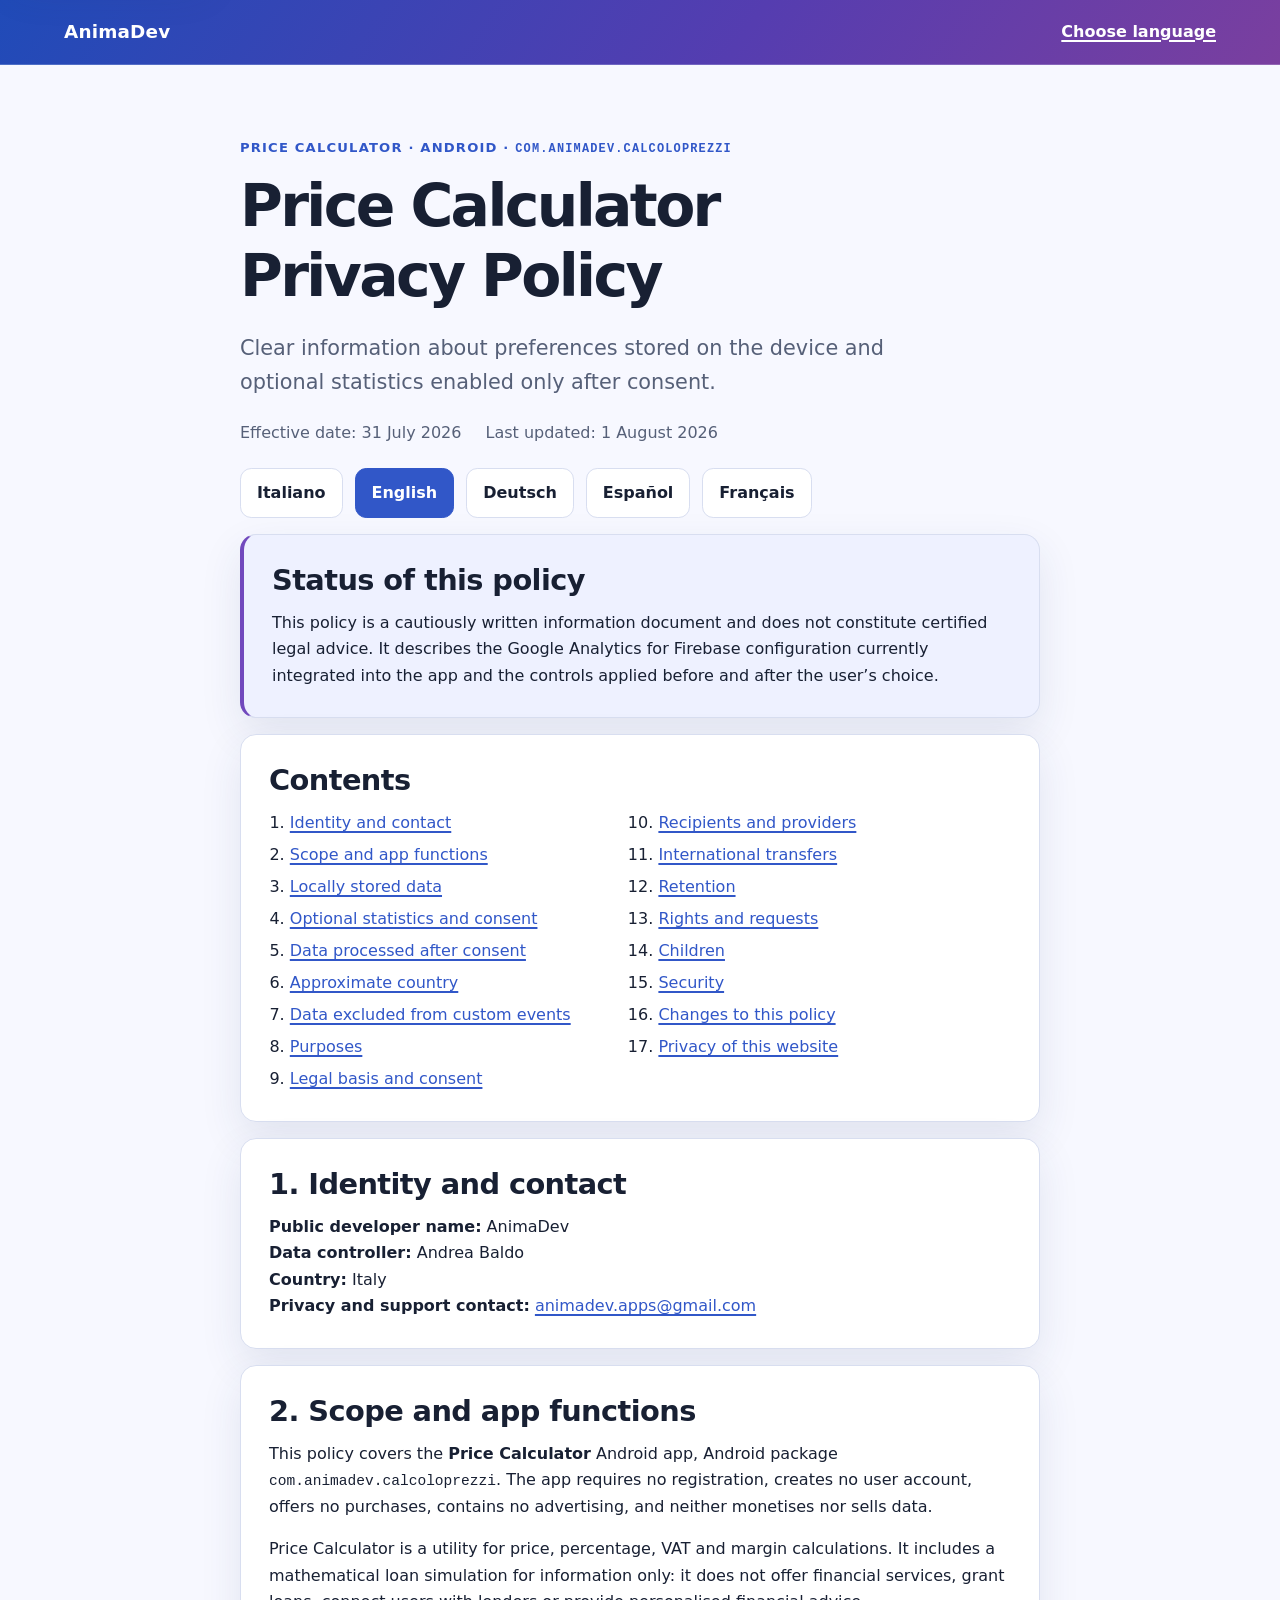
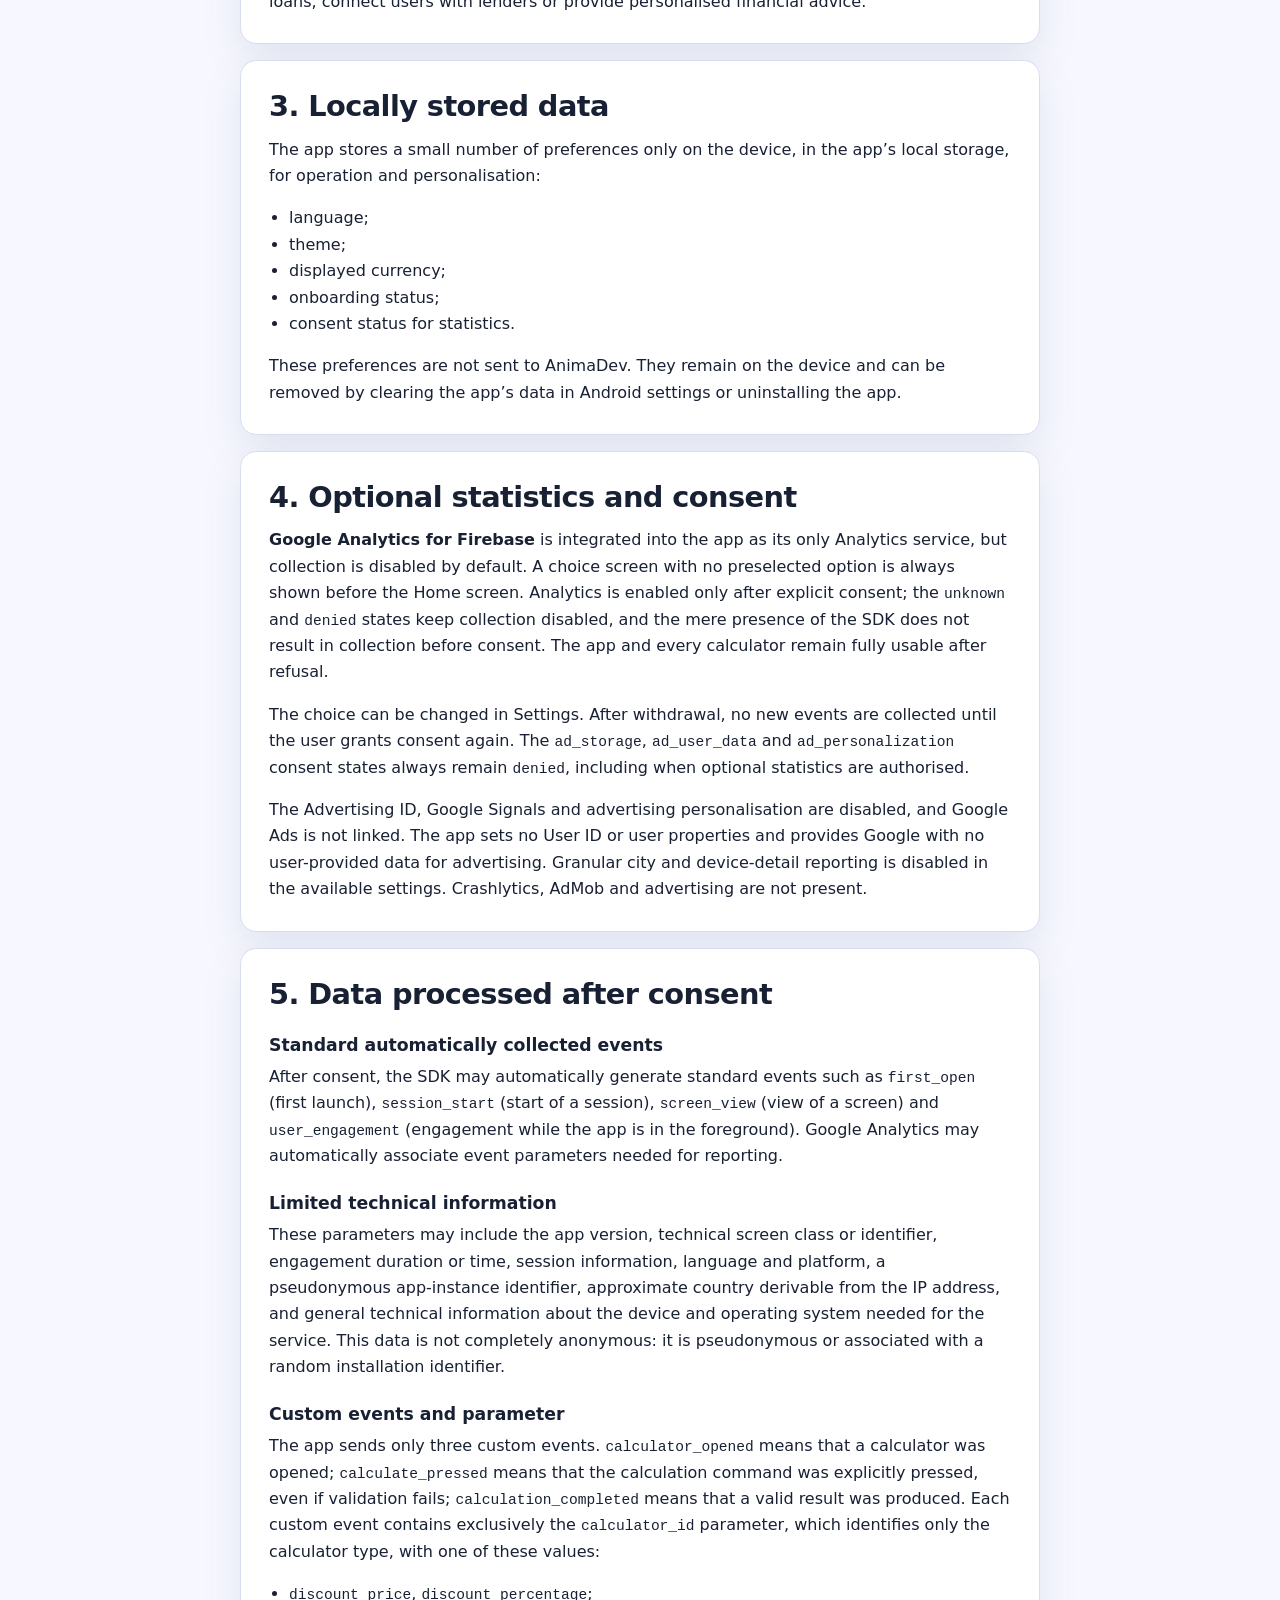
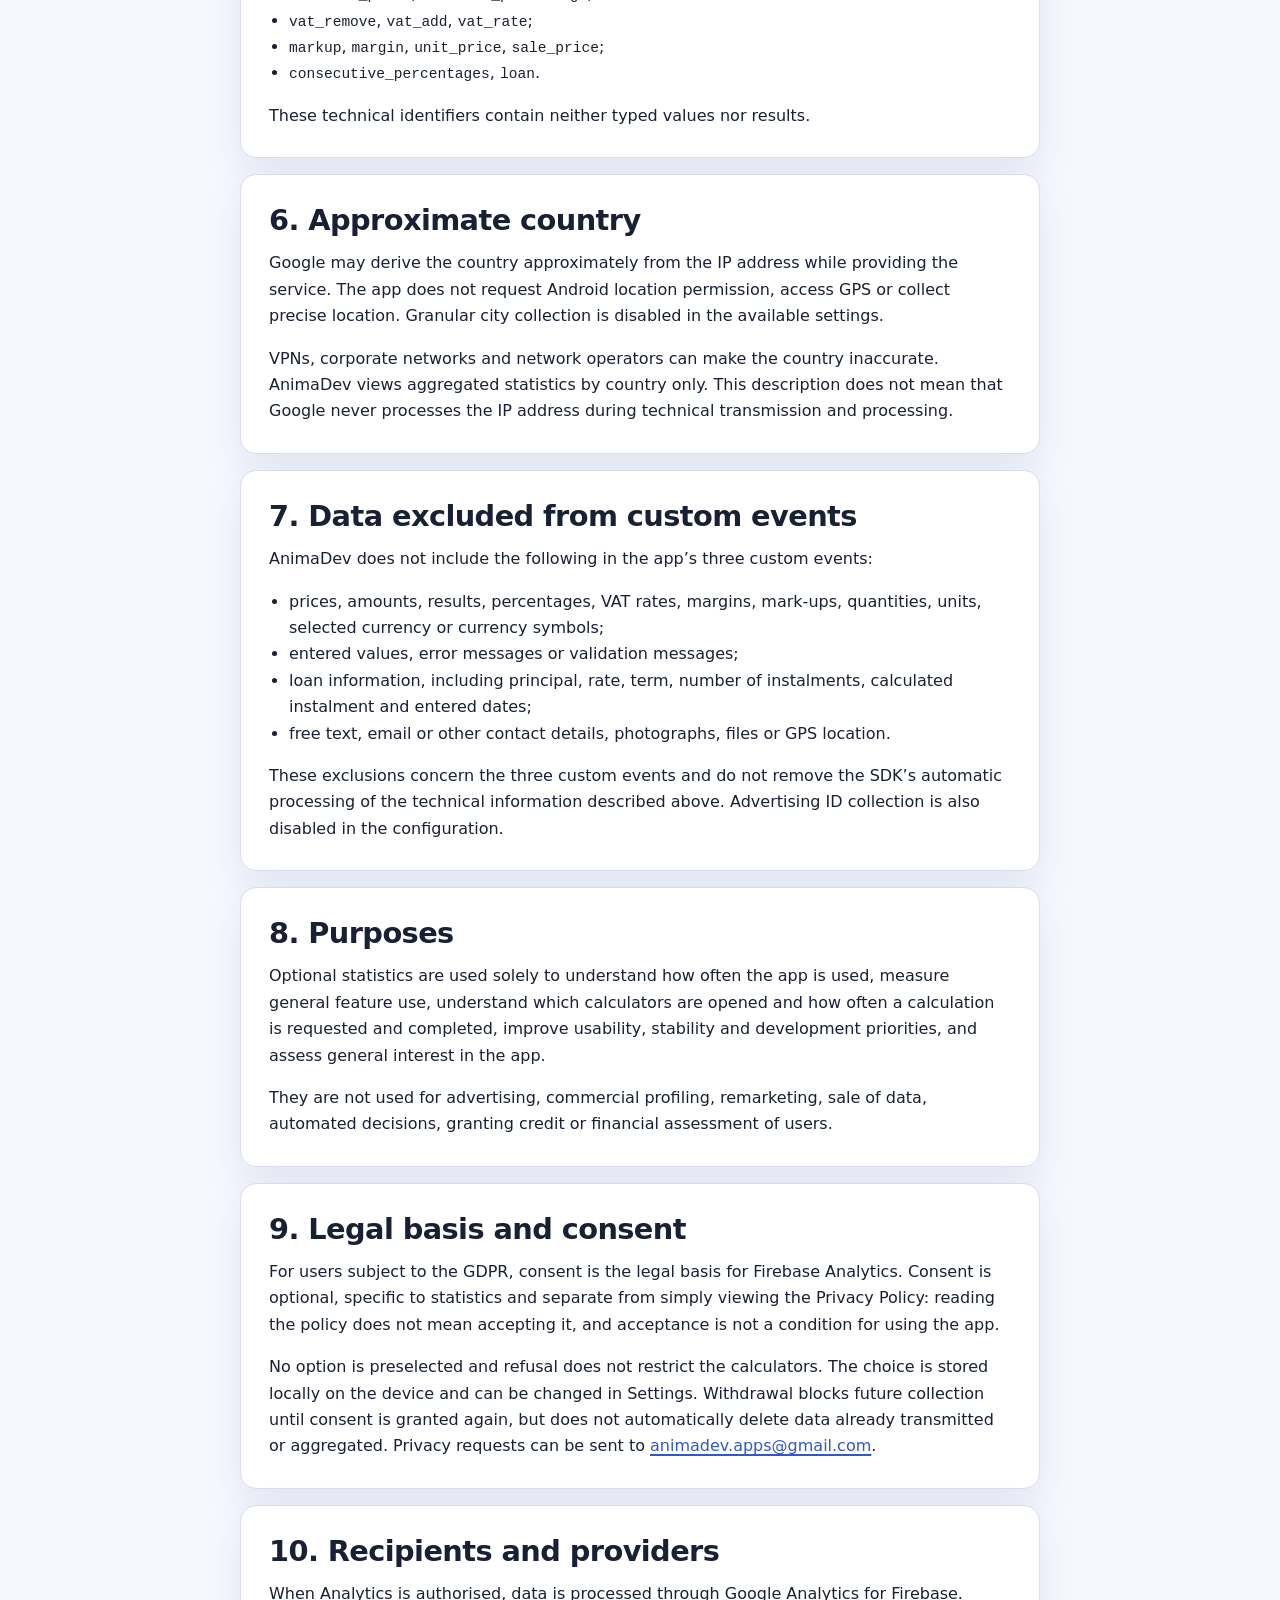
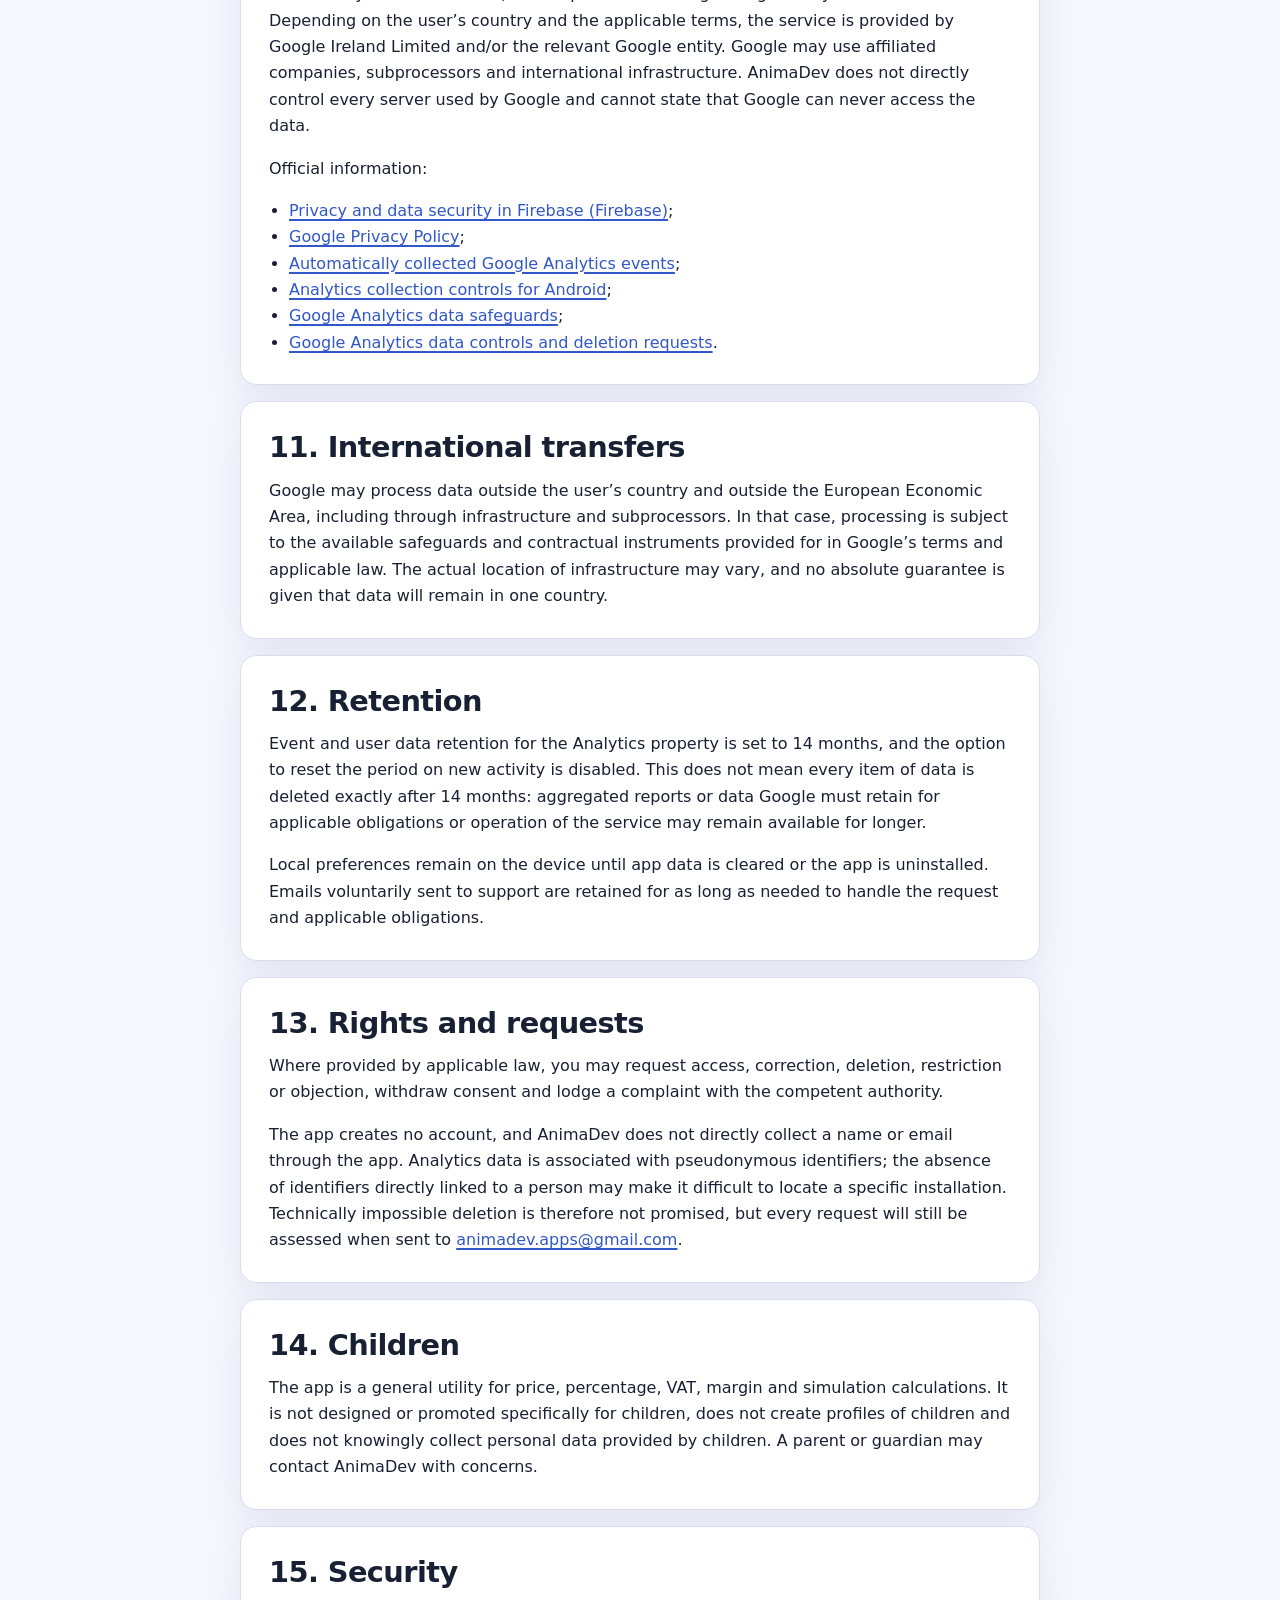
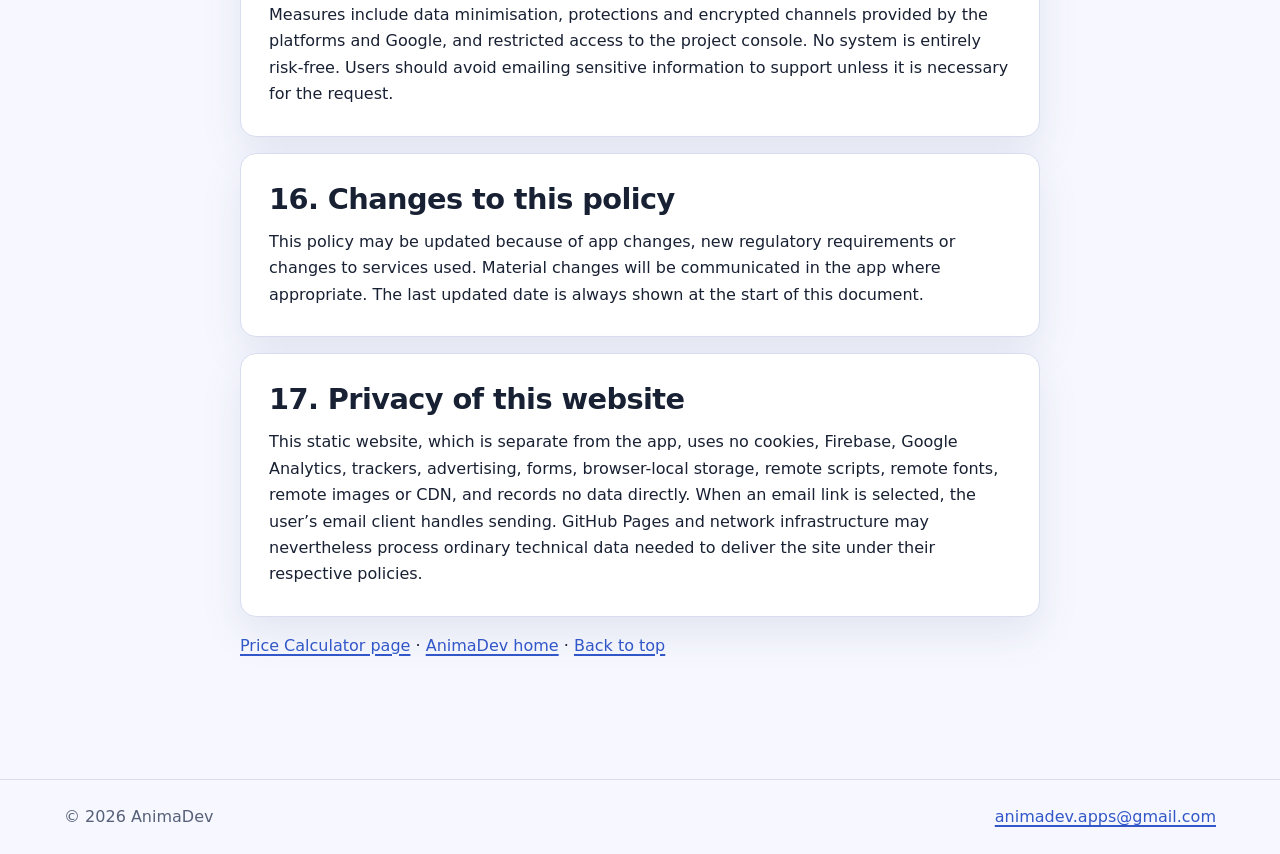
<file: apps/calcolo-prezzi/privacy/en/index.html>
<!doctype html>
<html lang="en">
<head>
  <meta charset="utf-8">
  <meta name="viewport" content="width=device-width, initial-scale=1">
  <meta name="description" content="English Privacy Policy for AnimaDev’s Price Calculator Android app.">
  <title>Price Calculator Privacy Policy — English</title>
  <link rel="stylesheet" href="../../../../assets/styles.css">
</head>
<body>
  <a class="skip-link" href="#content">Skip to main content</a>
  <header class="site-header"><div class="header-inner">
    <a class="brand" href="../../../../">AnimaDev</a>
    <a class="header-link" href="../">Choose language</a>
  </div></header>
  <main id="content" class="main-layout policy">
    <p class="eyebrow">Price Calculator · Android · <code>com.animadev.calcoloprezzi</code></p>
    <h1>Price Calculator Privacy Policy</h1>
    <p class="lede">Clear information about preferences stored on the device and optional statistics enabled only after consent.</p>
    <div class="policy-meta">
      <p>Effective date: <time datetime="2026-07-31">31 July 2026</time></p>
      <p>Last updated: <time datetime="2026-08-01">1 August 2026</time></p>
    </div>
    <nav class="language-nav" aria-label="Privacy Policy language">
      <a href="../it/" lang="it">Italiano</a>
      <a href="./" lang="en" aria-current="page">English</a>
      <a href="../de/" lang="de">Deutsch</a>
      <a href="../es/" lang="es">Español</a>
      <a href="../fr/" lang="fr">Français</a>
    </nav>

    <aside class="notice" aria-labelledby="draft-title">
      <h2 id="draft-title">Status of this policy</h2>
      <p>This policy is a cautiously written information document and does not constitute certified legal advice. It describes the Google Analytics for Firebase configuration currently integrated into the app and the controls applied before and after the user’s choice.</p>
    </aside>

    <nav class="toc" aria-labelledby="contents-title">
      <h2 id="contents-title">Contents</h2>
      <ol>
        <li><a href="#identity">Identity and contact</a></li>
        <li><a href="#scope">Scope and app functions</a></li>
        <li><a href="#local">Locally stored data</a></li>
        <li><a href="#analytics">Optional statistics and consent</a></li>
        <li><a href="#collected">Data processed after consent</a></li>
        <li><a href="#country">Approximate country</a></li>
        <li><a href="#excluded">Data excluded from custom events</a></li>
        <li><a href="#purposes">Purposes</a></li>
        <li><a href="#consent">Legal basis and consent</a></li>
        <li><a href="#providers">Recipients and providers</a></li>
        <li><a href="#transfers">International transfers</a></li>
        <li><a href="#retention">Retention</a></li>
        <li><a href="#rights">Rights and requests</a></li>
        <li><a href="#children">Children</a></li>
        <li><a href="#security">Security</a></li>
        <li><a href="#changes">Changes to this policy</a></li>
        <li><a href="#website">Privacy of this website</a></li>
      </ol>
    </nav>

    <section id="identity" class="policy-section">
      <h2>1. Identity and contact</h2>
      <p><strong>Public developer name:</strong> AnimaDev<br><strong>Data controller:</strong> Andrea Baldo<br><strong>Country:</strong> Italy<br><strong>Privacy and support contact:</strong> <a href="mailto:animadev.apps@gmail.com">animadev.apps@gmail.com</a></p>
    </section>

    <section id="scope" class="policy-section">
      <h2>2. Scope and app functions</h2>
      <p>This policy covers the <strong>Price Calculator</strong> Android app, Android package <code>com.animadev.calcoloprezzi</code>. The app requires no registration, creates no user account, offers no purchases, contains no advertising, and neither monetises nor sells data.</p>
      <p>Price Calculator is a utility for price, percentage, VAT and margin calculations. It includes a mathematical loan simulation for information only: it does not offer financial services, grant loans, connect users with lenders or provide personalised financial advice.</p>
    </section>

    <section id="local" class="policy-section">
      <h2>3. Locally stored data</h2>
      <p>The app stores a small number of preferences only on the device, in the app’s local storage, for operation and personalisation:</p>
      <ul class="plain-list">
        <li>language;</li><li>theme;</li><li>displayed currency;</li><li>onboarding status;</li><li>consent status for statistics.</li>
      </ul>
      <p>These preferences are not sent to AnimaDev. They remain on the device and can be removed by clearing the app’s data in Android settings or uninstalling the app.</p>
    </section>

    <section id="analytics" class="policy-section">
      <h2>4. Optional statistics and consent</h2>
      <p><strong>Google Analytics for Firebase</strong> is integrated into the app as its only Analytics service, but collection is disabled by default. A choice screen with no preselected option is always shown before the Home screen. Analytics is enabled only after explicit consent; the <code>unknown</code> and <code>denied</code> states keep collection disabled, and the mere presence of the SDK does not result in collection before consent. The app and every calculator remain fully usable after refusal.</p>
      <p>The choice can be changed in Settings. After withdrawal, no new events are collected until the user grants consent again. The <code>ad_storage</code>, <code>ad_user_data</code> and <code>ad_personalization</code> consent states always remain <code>denied</code>, including when optional statistics are authorised.</p>
      <p>The Advertising ID, Google Signals and advertising personalisation are disabled, and Google Ads is not linked. The app sets no User ID or user properties and provides Google with no user-provided data for advertising. Granular city and device-detail reporting is disabled in the available settings. Crashlytics, AdMob and advertising are not present.</p>
    </section>

    <section id="collected" class="policy-section">
      <h2>5. Data processed after consent</h2>
      <h3>Standard automatically collected events</h3>
      <p>After consent, the SDK may automatically generate standard events such as <code>first_open</code> (first launch), <code>session_start</code> (start of a session), <code>screen_view</code> (view of a screen) and <code>user_engagement</code> (engagement while the app is in the foreground). Google Analytics may automatically associate event parameters needed for reporting.</p>
      <h3>Limited technical information</h3>
      <p>These parameters may include the app version, technical screen class or identifier, engagement duration or time, session information, language and platform, a pseudonymous app-instance identifier, approximate country derivable from the IP address, and general technical information about the device and operating system needed for the service. This data is not completely anonymous: it is pseudonymous or associated with a random installation identifier.</p>
      <h3>Custom events and parameter</h3>
      <p>The app sends only three custom events. <code>calculator_opened</code> means that a calculator was opened; <code>calculate_pressed</code> means that the calculation command was explicitly pressed, even if validation fails; <code>calculation_completed</code> means that a valid result was produced. Each custom event contains exclusively the <code>calculator_id</code> parameter, which identifies only the calculator type, with one of these values:</p>
      <ul class="plain-list">
        <li><code>discount_price</code>, <code>discount_percentage</code>;</li>
        <li><code>vat_remove</code>, <code>vat_add</code>, <code>vat_rate</code>;</li>
        <li><code>markup</code>, <code>margin</code>, <code>unit_price</code>, <code>sale_price</code>;</li>
        <li><code>consecutive_percentages</code>, <code>loan</code>.</li>
      </ul>
      <p>These technical identifiers contain neither typed values nor results.</p>
    </section>

    <section id="country" class="policy-section">
      <h2>6. Approximate country</h2>
      <p>Google may derive the country approximately from the IP address while providing the service. The app does not request Android location permission, access GPS or collect precise location. Granular city collection is disabled in the available settings.</p>
      <p>VPNs, corporate networks and network operators can make the country inaccurate. AnimaDev views aggregated statistics by country only. This description does not mean that Google never processes the IP address during technical transmission and processing.</p>
    </section>

    <section id="excluded" class="policy-section">
      <h2>7. Data excluded from custom events</h2>
      <p>AnimaDev does not include the following in the app’s three custom events:</p>
      <ul class="plain-list">
        <li>prices, amounts, results, percentages, VAT rates, margins, mark-ups, quantities, units, selected currency or currency symbols;</li>
        <li>entered values, error messages or validation messages;</li>
        <li>loan information, including principal, rate, term, number of instalments, calculated instalment and entered dates;</li>
        <li>free text, email or other contact details, photographs, files or GPS location.</li>
      </ul>
      <p>These exclusions concern the three custom events and do not remove the SDK’s automatic processing of the technical information described above. Advertising ID collection is also disabled in the configuration.</p>
    </section>

    <section id="purposes" class="policy-section">
      <h2>8. Purposes</h2>
      <p>Optional statistics are used solely to understand how often the app is used, measure general feature use, understand which calculators are opened and how often a calculation is requested and completed, improve usability, stability and development priorities, and assess general interest in the app.</p>
      <p>They are not used for advertising, commercial profiling, remarketing, sale of data, automated decisions, granting credit or financial assessment of users.</p>
    </section>

    <section id="consent" class="policy-section">
      <h2>9. Legal basis and consent</h2>
      <p>For users subject to the GDPR, consent is the legal basis for Firebase Analytics. Consent is optional, specific to statistics and separate from simply viewing the Privacy Policy: reading the policy does not mean accepting it, and acceptance is not a condition for using the app.</p>
      <p>No option is preselected and refusal does not restrict the calculators. The choice is stored locally on the device and can be changed in Settings. Withdrawal blocks future collection until consent is granted again, but does not automatically delete data already transmitted or aggregated. Privacy requests can be sent to <a href="mailto:animadev.apps@gmail.com">animadev.apps@gmail.com</a>.</p>
    </section>

    <section id="providers" class="policy-section">
      <h2>10. Recipients and providers</h2>
      <p>When Analytics is authorised, data is processed through Google Analytics for Firebase. Depending on the user’s country and the applicable terms, the service is provided by Google Ireland Limited and/or the relevant Google entity. Google may use affiliated companies, subprocessors and international infrastructure. AnimaDev does not directly control every server used by Google and cannot state that Google can never access the data.</p>
      <p>Official information:</p>
      <ul class="plain-list">
        <li><a href="https://firebase.google.com/support/privacy" target="_blank" rel="noopener noreferrer">Privacy and data security in Firebase (Firebase)</a>;</li>
        <li><a href="https://policies.google.com/privacy" target="_blank" rel="noopener noreferrer">Google Privacy Policy</a>;</li>
        <li><a href="https://support.google.com/analytics/answer/9234069" target="_blank" rel="noopener noreferrer">Automatically collected Google Analytics events</a>;</li>
        <li><a href="https://firebase.google.com/docs/analytics/android/configure-data-collection" target="_blank" rel="noopener noreferrer">Analytics collection controls for Android</a>;</li>
        <li><a href="https://support.google.com/analytics/answer/6004245" target="_blank" rel="noopener noreferrer">Google Analytics data safeguards</a>;</li>
        <li><a href="https://support.google.com/analytics/answer/9940393" target="_blank" rel="noopener noreferrer">Google Analytics data controls and deletion requests</a>.</li>
      </ul>
    </section>

    <section id="transfers" class="policy-section">
      <h2>11. International transfers</h2>
      <p>Google may process data outside the user’s country and outside the European Economic Area, including through infrastructure and subprocessors. In that case, processing is subject to the available safeguards and contractual instruments provided for in Google’s terms and applicable law. The actual location of infrastructure may vary, and no absolute guarantee is given that data will remain in one country.</p>
    </section>

    <section id="retention" class="policy-section">
      <h2>12. Retention</h2>
      <p>Event and user data retention for the Analytics property is set to 14 months, and the option to reset the period on new activity is disabled. This does not mean every item of data is deleted exactly after 14 months: aggregated reports or data Google must retain for applicable obligations or operation of the service may remain available for longer.</p>
      <p>Local preferences remain on the device until app data is cleared or the app is uninstalled. Emails voluntarily sent to support are retained for as long as needed to handle the request and applicable obligations.</p>
    </section>

    <section id="rights" class="policy-section">
      <h2>13. Rights and requests</h2>
      <p>Where provided by applicable law, you may request access, correction, deletion, restriction or objection, withdraw consent and lodge a complaint with the competent authority.</p>
      <p>The app creates no account, and AnimaDev does not directly collect a name or email through the app. Analytics data is associated with pseudonymous identifiers; the absence of identifiers directly linked to a person may make it difficult to locate a specific installation. Technically impossible deletion is therefore not promised, but every request will still be assessed when sent to <a href="mailto:animadev.apps@gmail.com">animadev.apps@gmail.com</a>.</p>
    </section>

    <section id="children" class="policy-section">
      <h2>14. Children</h2>
      <p>The app is a general utility for price, percentage, VAT, margin and simulation calculations. It is not designed or promoted specifically for children, does not create profiles of children and does not knowingly collect personal data provided by children. A parent or guardian may contact AnimaDev with concerns.</p>
    </section>

    <section id="security" class="policy-section">
      <h2>15. Security</h2>
      <p>Measures include data minimisation, protections and encrypted channels provided by the platforms and Google, and restricted access to the project console. No system is entirely risk-free. Users should avoid emailing sensitive information to support unless it is necessary for the request.</p>
    </section>

    <section id="changes" class="policy-section">
      <h2>16. Changes to this policy</h2>
      <p>This policy may be updated because of app changes, new regulatory requirements or changes to services used. Material changes will be communicated in the app where appropriate. The last updated date is always shown at the start of this document.</p>
    </section>

    <section id="website" class="policy-section">
      <h2>17. Privacy of this website</h2>
      <p>This static website, which is separate from the app, uses no cookies, Firebase, Google Analytics, trackers, advertising, forms, browser-local storage, remote scripts, remote fonts, remote images or CDN, and records no data directly. When an email link is selected, the user’s email client handles sending. GitHub Pages and network infrastructure may nevertheless process ordinary technical data needed to deliver the site under their respective policies.</p>
    </section>
    <p><a href="../../">Price Calculator page</a> · <a href="../../../../">AnimaDev home</a> · <a href="#content">Back to top</a></p>
  </main>
  <footer class="site-footer"><div class="footer-inner"><p>© 2026 AnimaDev</p><p><a href="mailto:animadev.apps@gmail.com">animadev.apps@gmail.com</a></p></div></footer>
</body>
</html>
</file>
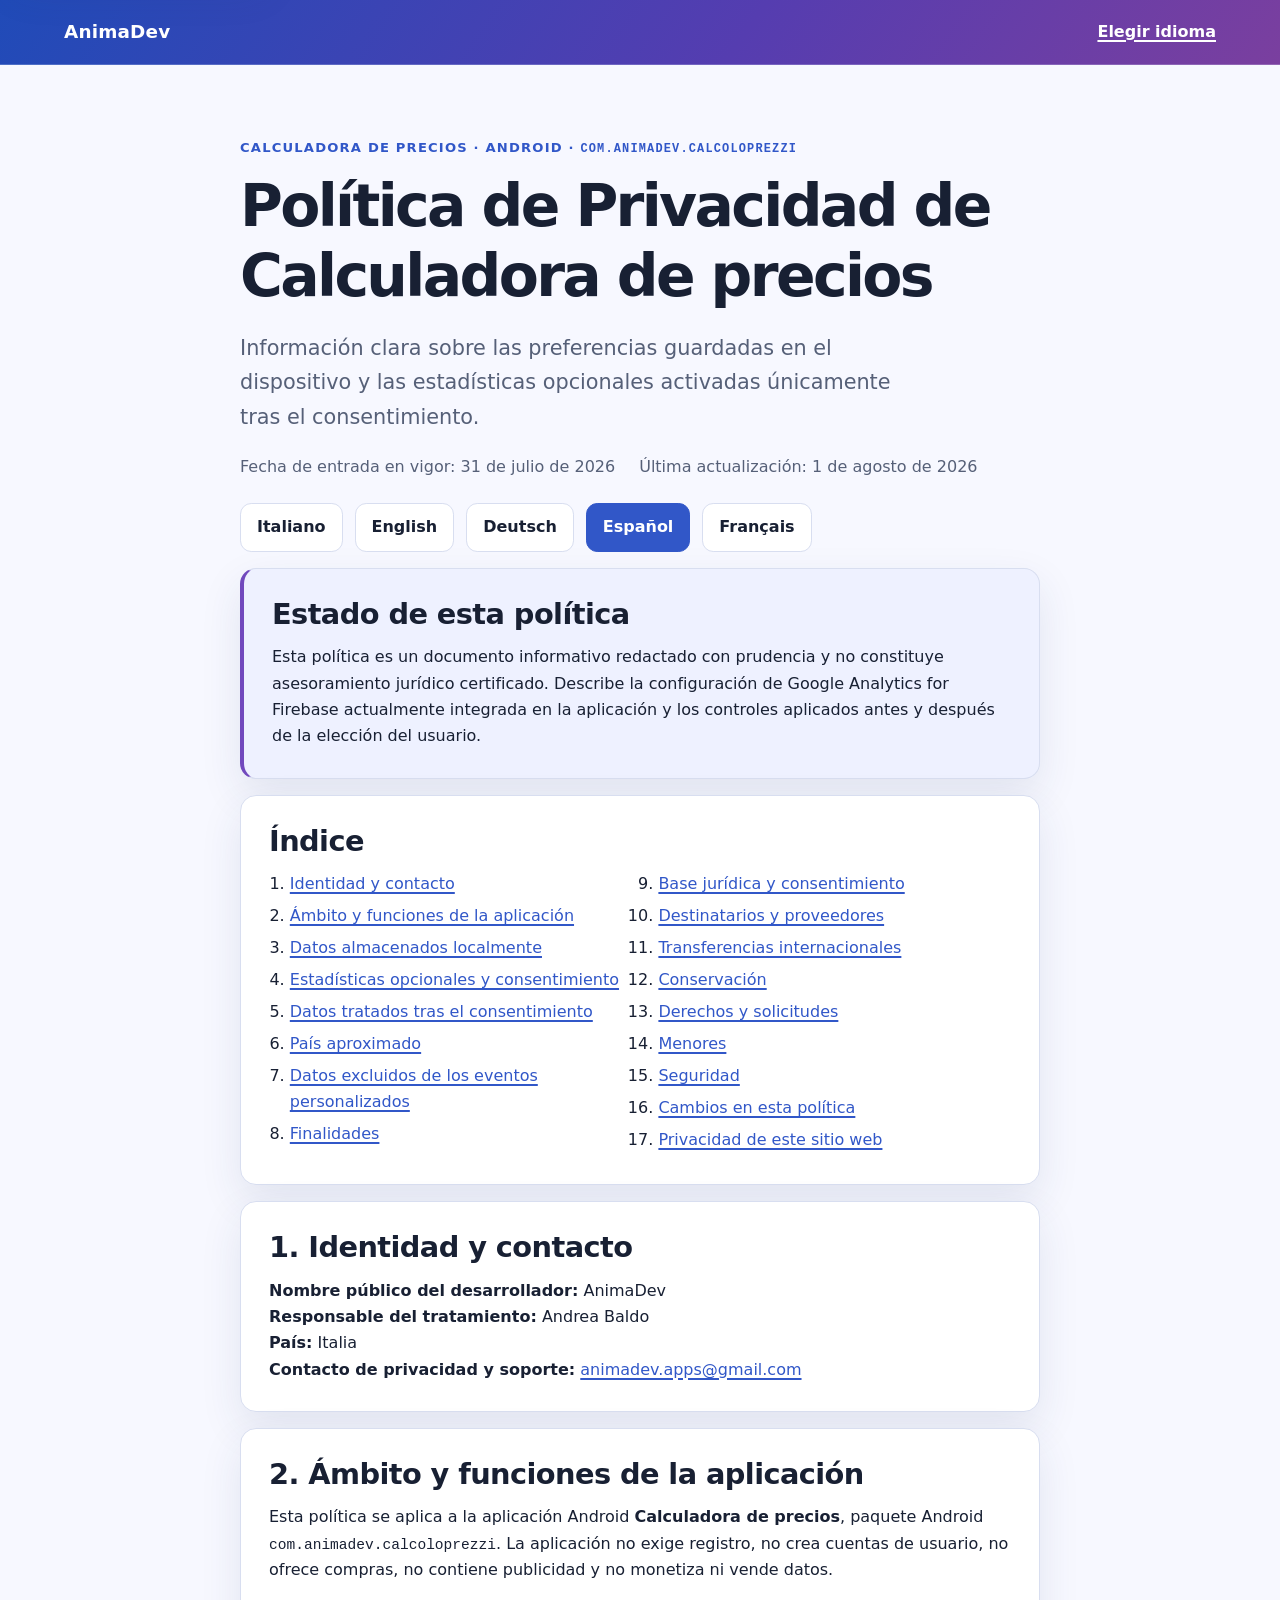
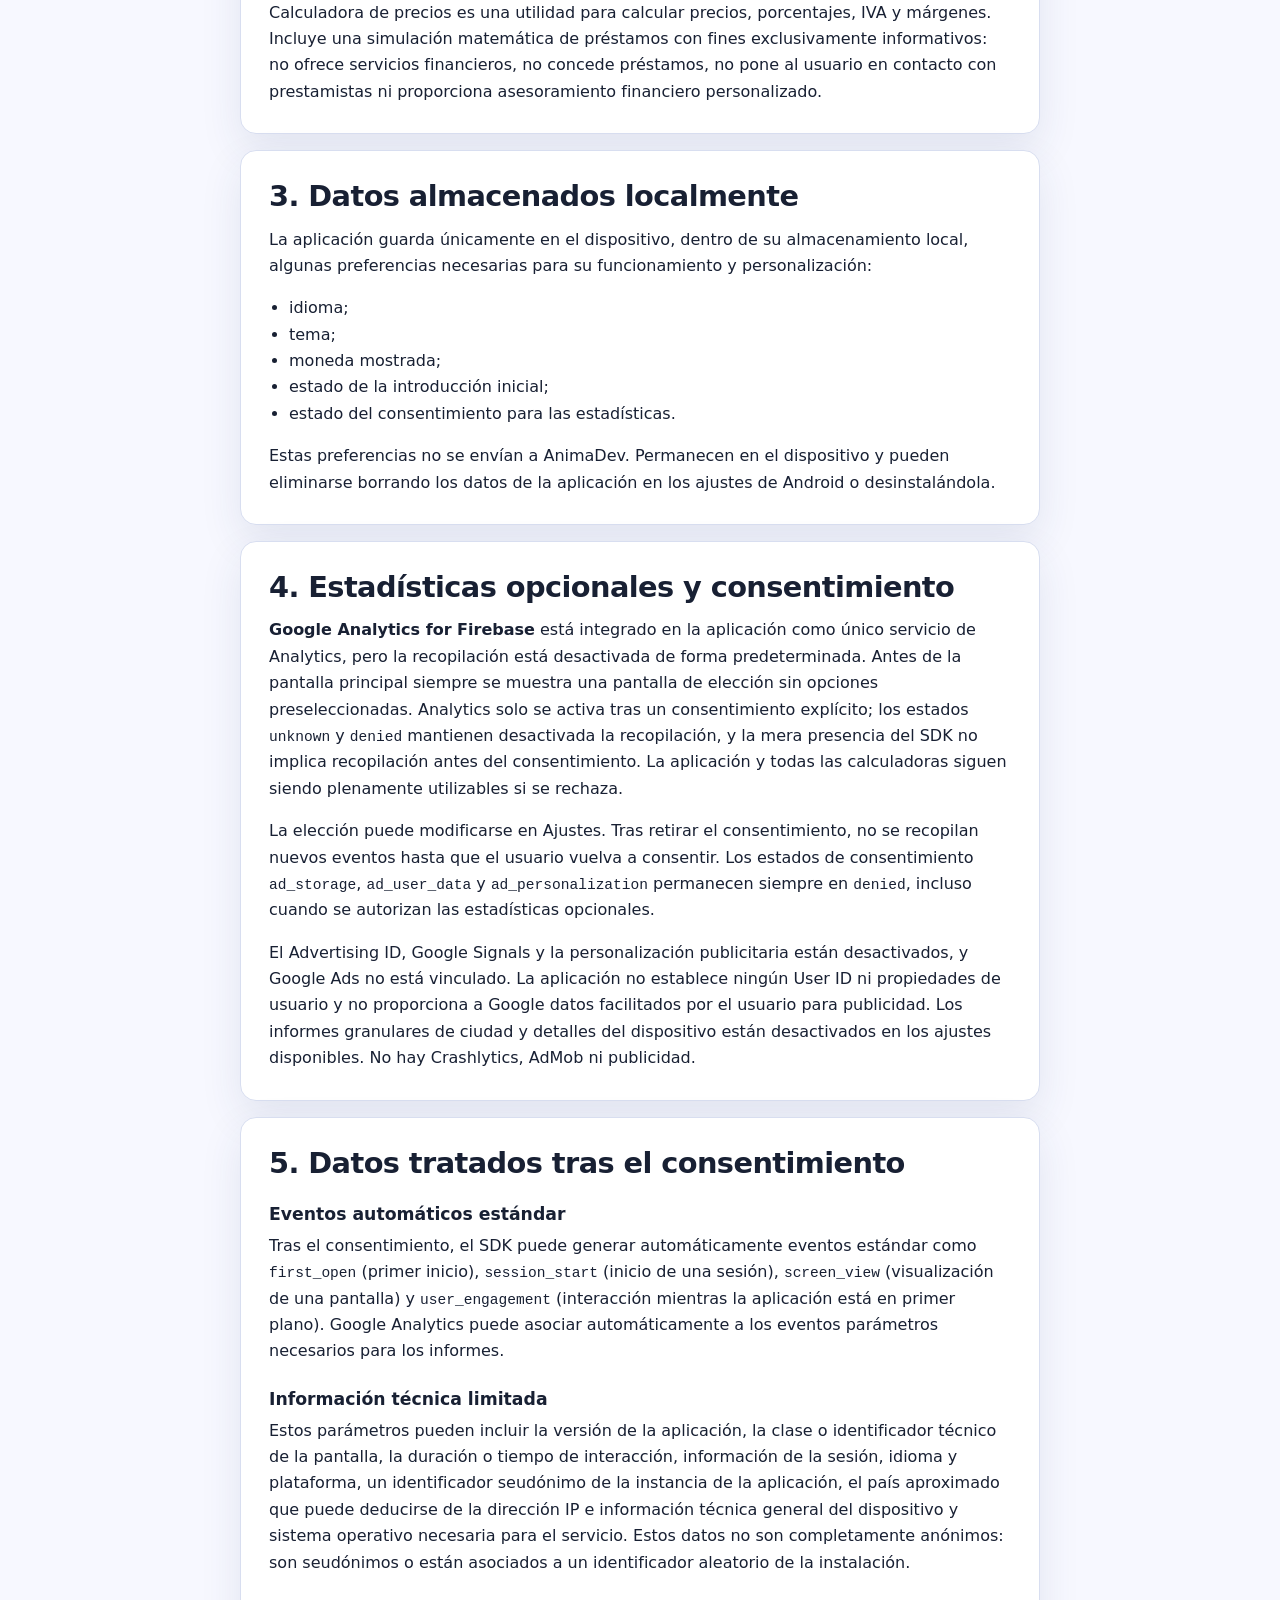
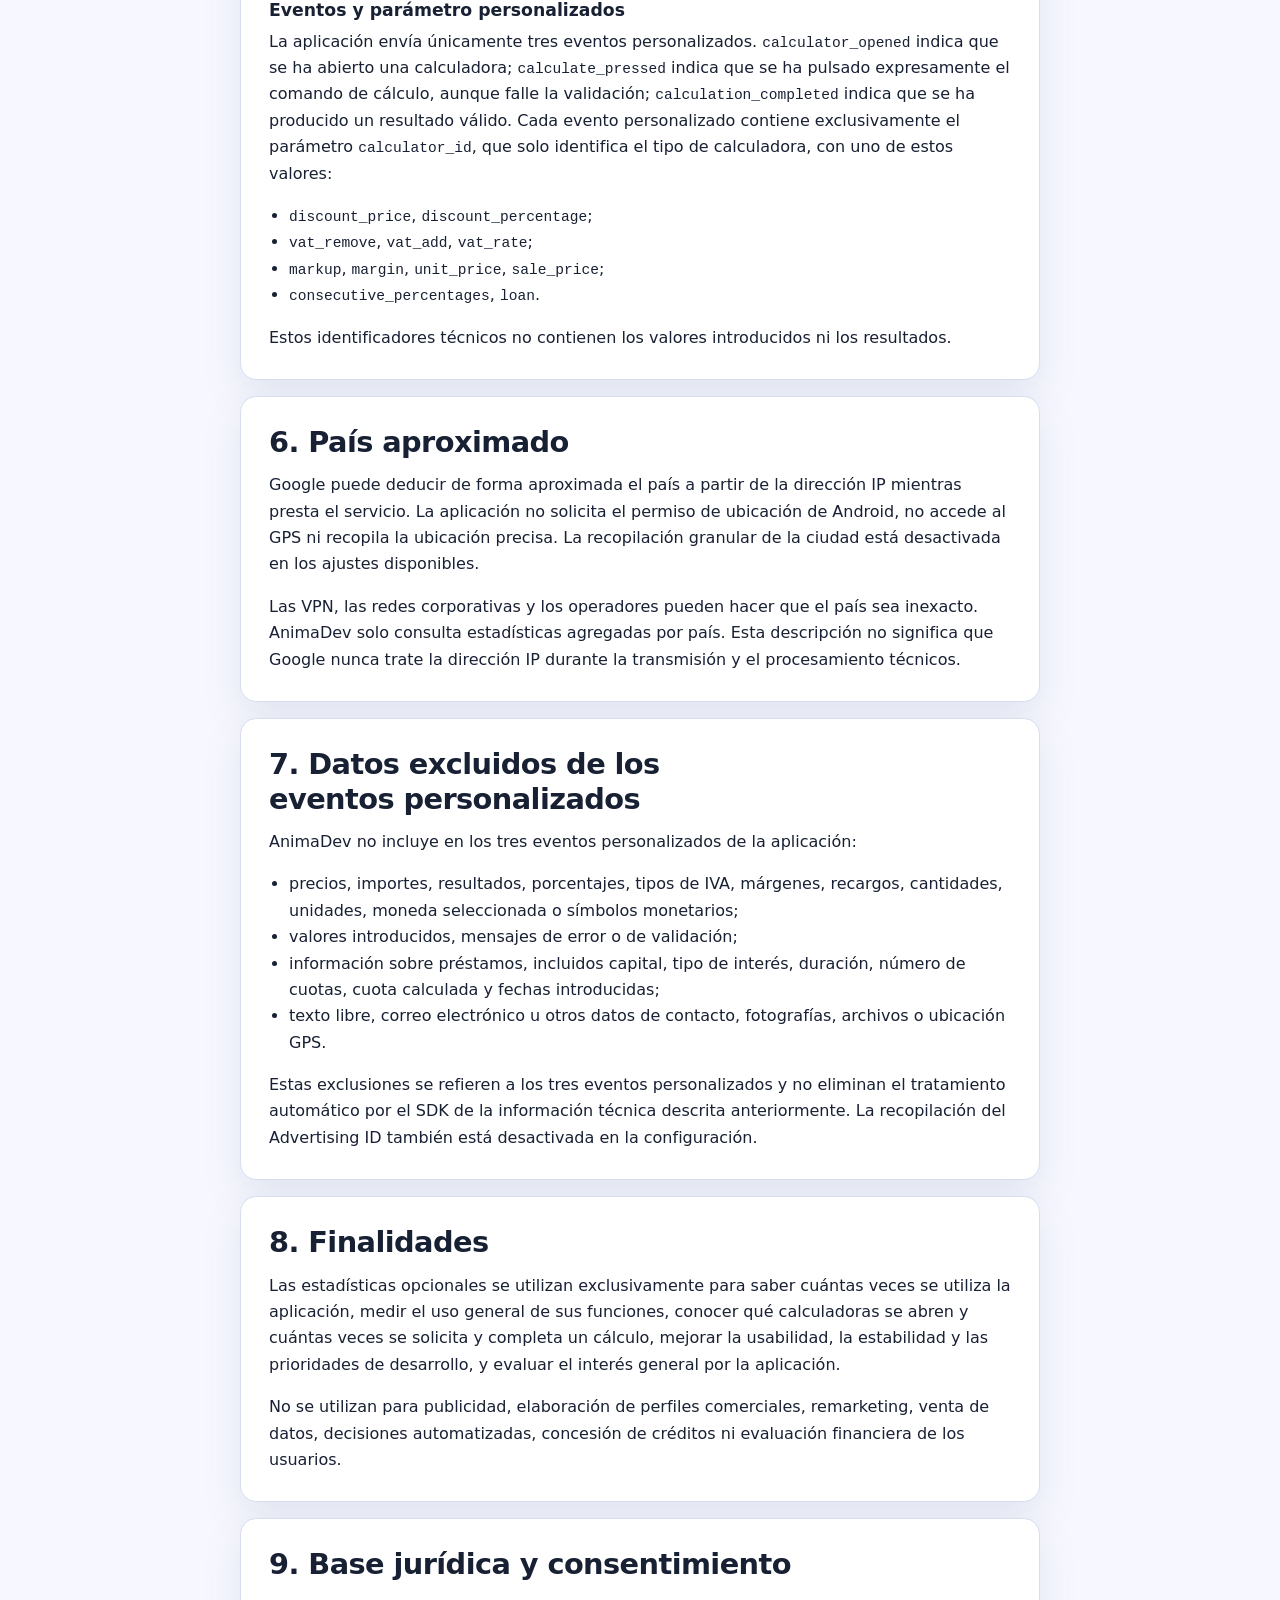
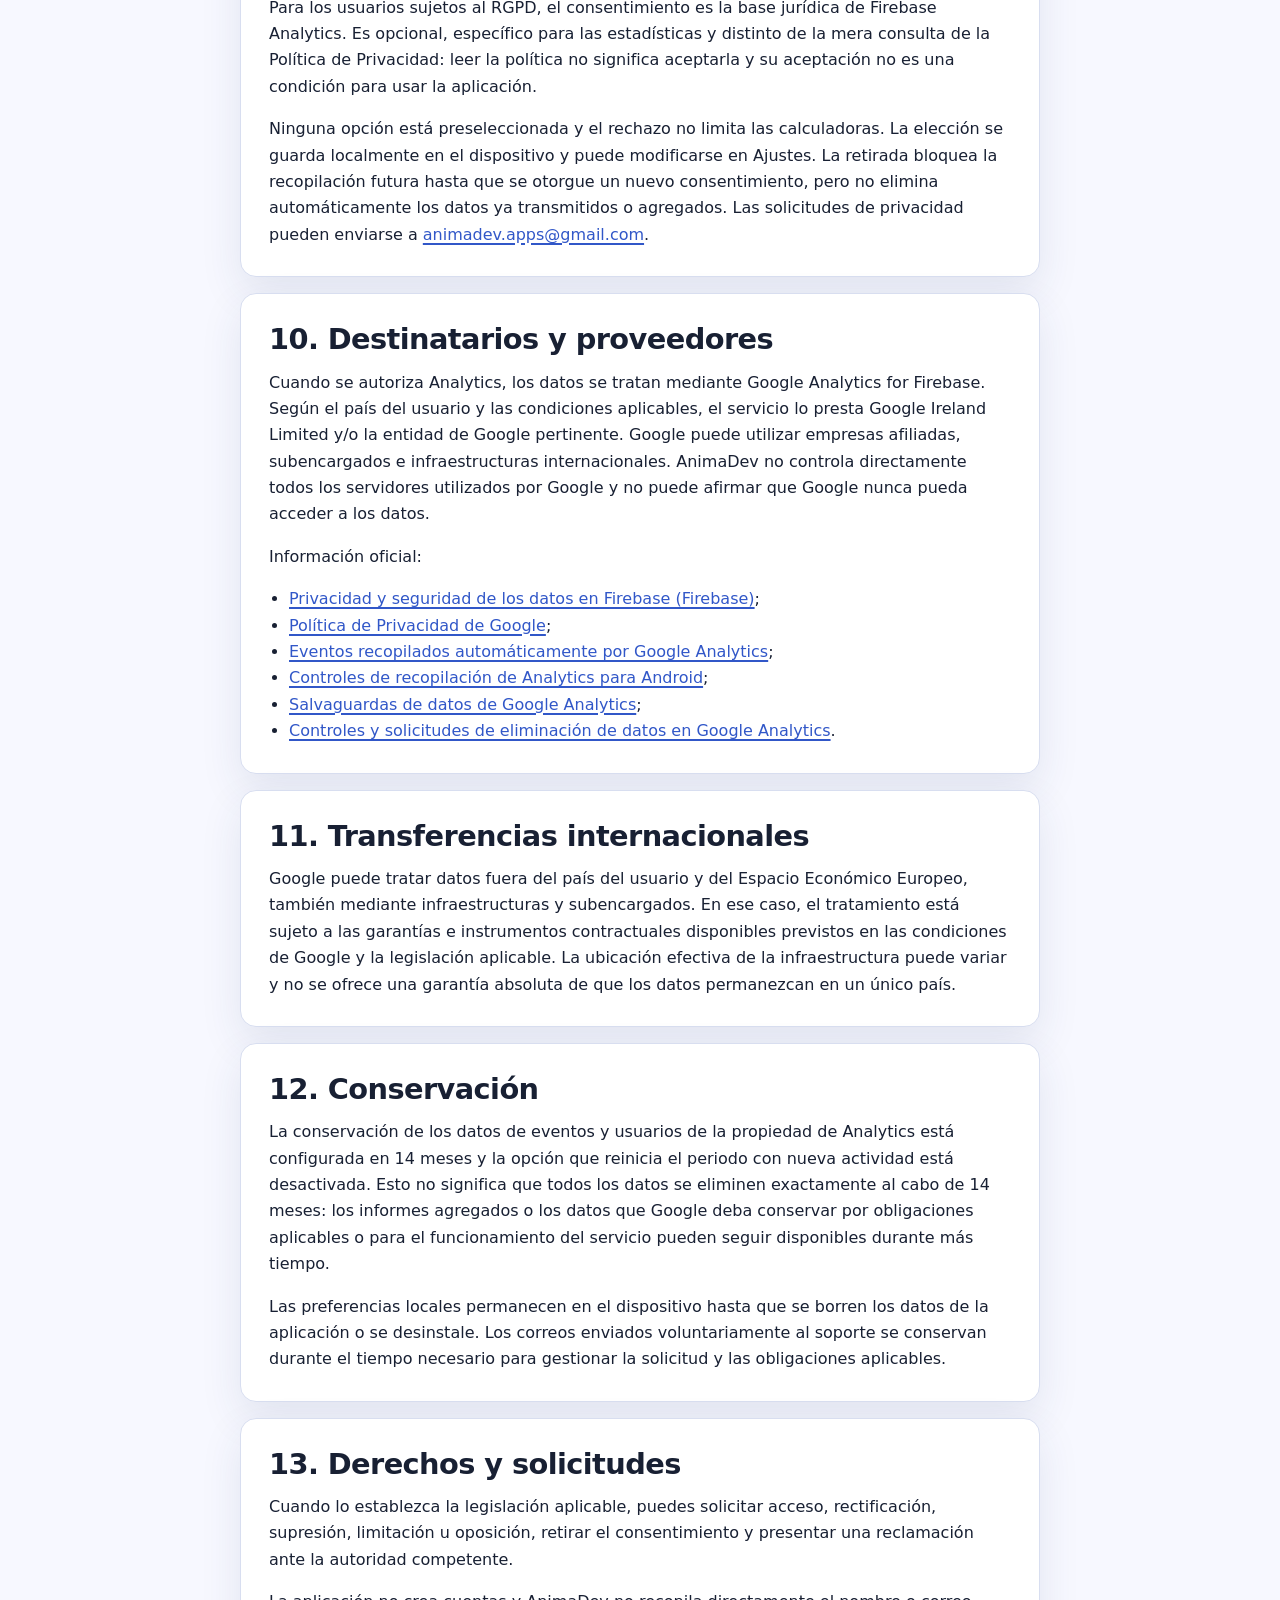
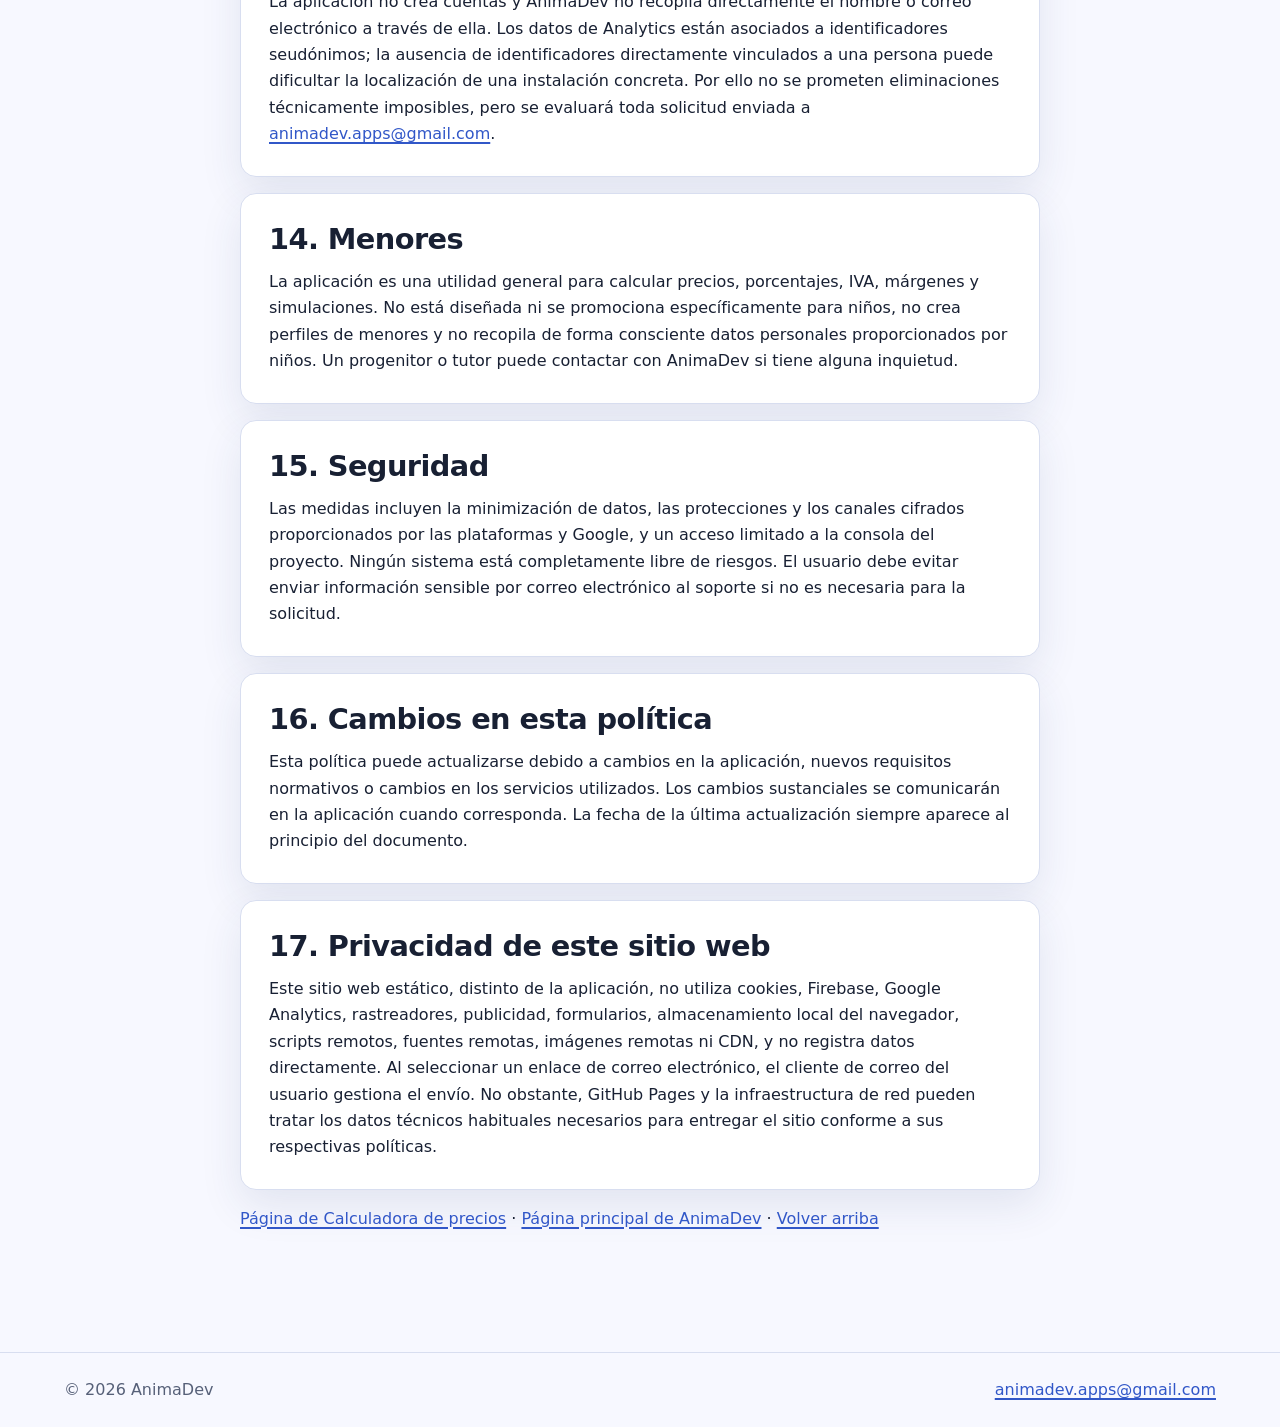
<file: apps/calcolo-prezzi/privacy/es/index.html>
<!doctype html>
<html lang="es">
<head>
  <meta charset="utf-8">
  <meta name="viewport" content="width=device-width, initial-scale=1">
  <meta name="description" content="Política de Privacidad en español de la aplicación Android Calculadora de precios de AnimaDev.">
  <title>Política de Privacidad de Calculadora de precios — Español</title>
  <link rel="stylesheet" href="../../../../assets/styles.css">
</head>
<body>
  <a class="skip-link" href="#contenido">Saltar al contenido principal</a>
  <header class="site-header"><div class="header-inner">
    <a class="brand" href="../../../../">AnimaDev</a>
    <a class="header-link" href="../">Elegir idioma</a>
  </div></header>
  <main id="contenido" class="main-layout policy">
    <p class="eyebrow">Calculadora de precios · Android · <code>com.animadev.calcoloprezzi</code></p>
    <h1>Política de Privacidad de Calculadora de precios</h1>
    <p class="lede">Información clara sobre las preferencias guardadas en el dispositivo y las estadísticas opcionales activadas únicamente tras el consentimiento.</p>
    <div class="policy-meta">
      <p>Fecha de entrada en vigor: <time datetime="2026-07-31">31 de julio de 2026</time></p>
      <p>Última actualización: <time datetime="2026-08-01">1 de agosto de 2026</time></p>
    </div>
    <nav class="language-nav" aria-label="Idioma de la Política de Privacidad">
      <a href="../it/" lang="it">Italiano</a>
      <a href="../en/" lang="en">English</a>
      <a href="../de/" lang="de">Deutsch</a>
      <a href="./" lang="es" aria-current="page">Español</a>
      <a href="../fr/" lang="fr">Français</a>
    </nav>

    <aside class="notice" aria-labelledby="borrador-title">
      <h2 id="borrador-title">Estado de esta política</h2>
      <p>Esta política es un documento informativo redactado con prudencia y no constituye asesoramiento jurídico certificado. Describe la configuración de Google Analytics for Firebase actualmente integrada en la aplicación y los controles aplicados antes y después de la elección del usuario.</p>
    </aside>

    <nav class="toc" aria-labelledby="indice-title">
      <h2 id="indice-title">Índice</h2>
      <ol>
        <li><a href="#identity">Identidad y contacto</a></li>
        <li><a href="#scope">Ámbito y funciones de la aplicación</a></li>
        <li><a href="#local">Datos almacenados localmente</a></li>
        <li><a href="#analytics">Estadísticas opcionales y consentimiento</a></li>
        <li><a href="#collected">Datos tratados tras el consentimiento</a></li>
        <li><a href="#country">País aproximado</a></li>
        <li><a href="#excluded">Datos excluidos de los eventos personalizados</a></li>
        <li><a href="#purposes">Finalidades</a></li>
        <li><a href="#consent">Base jurídica y consentimiento</a></li>
        <li><a href="#providers">Destinatarios y proveedores</a></li>
        <li><a href="#transfers">Transferencias internacionales</a></li>
        <li><a href="#retention">Conservación</a></li>
        <li><a href="#rights">Derechos y solicitudes</a></li>
        <li><a href="#children">Menores</a></li>
        <li><a href="#security">Seguridad</a></li>
        <li><a href="#changes">Cambios en esta política</a></li>
        <li><a href="#website">Privacidad de este sitio web</a></li>
      </ol>
    </nav>

    <section id="identity" class="policy-section">
      <h2>1. Identidad y contacto</h2>
      <p><strong>Nombre público del desarrollador:</strong> AnimaDev<br><strong>Responsable del tratamiento:</strong> Andrea Baldo<br><strong>País:</strong> Italia<br><strong>Contacto de privacidad y soporte:</strong> <a href="mailto:animadev.apps@gmail.com">animadev.apps@gmail.com</a></p>
    </section>

    <section id="scope" class="policy-section">
      <h2>2. Ámbito y funciones de la aplicación</h2>
      <p>Esta política se aplica a la aplicación Android <strong>Calculadora de precios</strong>, paquete Android <code>com.animadev.calcoloprezzi</code>. La aplicación no exige registro, no crea cuentas de usuario, no ofrece compras, no contiene publicidad y no monetiza ni vende datos.</p>
      <p>Calculadora de precios es una utilidad para calcular precios, porcentajes, IVA y márgenes. Incluye una simulación matemática de préstamos con fines exclusivamente informativos: no ofrece servicios financieros, no concede préstamos, no pone al usuario en contacto con prestamistas ni proporciona asesoramiento financiero personalizado.</p>
    </section>

    <section id="local" class="policy-section">
      <h2>3. Datos almacenados localmente</h2>
      <p>La aplicación guarda únicamente en el dispositivo, dentro de su almacenamiento local, algunas preferencias necesarias para su funcionamiento y personalización:</p>
      <ul class="plain-list">
        <li>idioma;</li><li>tema;</li><li>moneda mostrada;</li><li>estado de la introducción inicial;</li><li>estado del consentimiento para las estadísticas.</li>
      </ul>
      <p>Estas preferencias no se envían a AnimaDev. Permanecen en el dispositivo y pueden eliminarse borrando los datos de la aplicación en los ajustes de Android o desinstalándola.</p>
    </section>

    <section id="analytics" class="policy-section">
      <h2>4. Estadísticas opcionales y consentimiento</h2>
      <p><strong>Google Analytics for Firebase</strong> está integrado en la aplicación como único servicio de Analytics, pero la recopilación está desactivada de forma predeterminada. Antes de la pantalla principal siempre se muestra una pantalla de elección sin opciones preseleccionadas. Analytics solo se activa tras un consentimiento explícito; los estados <code>unknown</code> y <code>denied</code> mantienen desactivada la recopilación, y la mera presencia del SDK no implica recopilación antes del consentimiento. La aplicación y todas las calculadoras siguen siendo plenamente utilizables si se rechaza.</p>
      <p>La elección puede modificarse en Ajustes. Tras retirar el consentimiento, no se recopilan nuevos eventos hasta que el usuario vuelva a consentir. Los estados de consentimiento <code>ad_storage</code>, <code>ad_user_data</code> y <code>ad_personalization</code> permanecen siempre en <code>denied</code>, incluso cuando se autorizan las estadísticas opcionales.</p>
      <p>El Advertising ID, Google Signals y la personalización publicitaria están desactivados, y Google Ads no está vinculado. La aplicación no establece ningún User ID ni propiedades de usuario y no proporciona a Google datos facilitados por el usuario para publicidad. Los informes granulares de ciudad y detalles del dispositivo están desactivados en los ajustes disponibles. No hay Crashlytics, AdMob ni publicidad.</p>
    </section>

    <section id="collected" class="policy-section">
      <h2>5. Datos tratados tras el consentimiento</h2>
      <h3>Eventos automáticos estándar</h3>
      <p>Tras el consentimiento, el SDK puede generar automáticamente eventos estándar como <code>first_open</code> (primer inicio), <code>session_start</code> (inicio de una sesión), <code>screen_view</code> (visualización de una pantalla) y <code>user_engagement</code> (interacción mientras la aplicación está en primer plano). Google Analytics puede asociar automáticamente a los eventos parámetros necesarios para los informes.</p>
      <h3>Información técnica limitada</h3>
      <p>Estos parámetros pueden incluir la versión de la aplicación, la clase o identificador técnico de la pantalla, la duración o tiempo de interacción, información de la sesión, idioma y plataforma, un identificador seudónimo de la instancia de la aplicación, el país aproximado que puede deducirse de la dirección IP e información técnica general del dispositivo y sistema operativo necesaria para el servicio. Estos datos no son completamente anónimos: son seudónimos o están asociados a un identificador aleatorio de la instalación.</p>
      <h3>Eventos y parámetro personalizados</h3>
      <p>La aplicación envía únicamente tres eventos personalizados. <code>calculator_opened</code> indica que se ha abierto una calculadora; <code>calculate_pressed</code> indica que se ha pulsado expresamente el comando de cálculo, aunque falle la validación; <code>calculation_completed</code> indica que se ha producido un resultado válido. Cada evento personalizado contiene exclusivamente el parámetro <code>calculator_id</code>, que solo identifica el tipo de calculadora, con uno de estos valores:</p>
      <ul class="plain-list">
        <li><code>discount_price</code>, <code>discount_percentage</code>;</li>
        <li><code>vat_remove</code>, <code>vat_add</code>, <code>vat_rate</code>;</li>
        <li><code>markup</code>, <code>margin</code>, <code>unit_price</code>, <code>sale_price</code>;</li>
        <li><code>consecutive_percentages</code>, <code>loan</code>.</li>
      </ul>
      <p>Estos identificadores técnicos no contienen los valores introducidos ni los resultados.</p>
    </section>

    <section id="country" class="policy-section">
      <h2>6. País aproximado</h2>
      <p>Google puede deducir de forma aproximada el país a partir de la dirección IP mientras presta el servicio. La aplicación no solicita el permiso de ubicación de Android, no accede al GPS ni recopila la ubicación precisa. La recopilación granular de la ciudad está desactivada en los ajustes disponibles.</p>
      <p>Las VPN, las redes corporativas y los operadores pueden hacer que el país sea inexacto. AnimaDev solo consulta estadísticas agregadas por país. Esta descripción no significa que Google nunca trate la dirección IP durante la transmisión y el procesamiento técnicos.</p>
    </section>

    <section id="excluded" class="policy-section">
      <h2>7. Datos excluidos de los eventos personalizados</h2>
      <p>AnimaDev no incluye en los tres eventos personalizados de la aplicación:</p>
      <ul class="plain-list">
        <li>precios, importes, resultados, porcentajes, tipos de IVA, márgenes, recargos, cantidades, unidades, moneda seleccionada o símbolos monetarios;</li>
        <li>valores introducidos, mensajes de error o de validación;</li>
        <li>información sobre préstamos, incluidos capital, tipo de interés, duración, número de cuotas, cuota calculada y fechas introducidas;</li>
        <li>texto libre, correo electrónico u otros datos de contacto, fotografías, archivos o ubicación GPS.</li>
      </ul>
      <p>Estas exclusiones se refieren a los tres eventos personalizados y no eliminan el tratamiento automático por el SDK de la información técnica descrita anteriormente. La recopilación del Advertising ID también está desactivada en la configuración.</p>
    </section>

    <section id="purposes" class="policy-section">
      <h2>8. Finalidades</h2>
      <p>Las estadísticas opcionales se utilizan exclusivamente para saber cuántas veces se utiliza la aplicación, medir el uso general de sus funciones, conocer qué calculadoras se abren y cuántas veces se solicita y completa un cálculo, mejorar la usabilidad, la estabilidad y las prioridades de desarrollo, y evaluar el interés general por la aplicación.</p>
      <p>No se utilizan para publicidad, elaboración de perfiles comerciales, remarketing, venta de datos, decisiones automatizadas, concesión de créditos ni evaluación financiera de los usuarios.</p>
    </section>

    <section id="consent" class="policy-section">
      <h2>9. Base jurídica y consentimiento</h2>
      <p>Para los usuarios sujetos al RGPD, el consentimiento es la base jurídica de Firebase Analytics. Es opcional, específico para las estadísticas y distinto de la mera consulta de la Política de Privacidad: leer la política no significa aceptarla y su aceptación no es una condición para usar la aplicación.</p>
      <p>Ninguna opción está preseleccionada y el rechazo no limita las calculadoras. La elección se guarda localmente en el dispositivo y puede modificarse en Ajustes. La retirada bloquea la recopilación futura hasta que se otorgue un nuevo consentimiento, pero no elimina automáticamente los datos ya transmitidos o agregados. Las solicitudes de privacidad pueden enviarse a <a href="mailto:animadev.apps@gmail.com">animadev.apps@gmail.com</a>.</p>
    </section>

    <section id="providers" class="policy-section">
      <h2>10. Destinatarios y proveedores</h2>
      <p>Cuando se autoriza Analytics, los datos se tratan mediante Google Analytics for Firebase. Según el país del usuario y las condiciones aplicables, el servicio lo presta Google Ireland Limited y/o la entidad de Google pertinente. Google puede utilizar empresas afiliadas, subencargados e infraestructuras internacionales. AnimaDev no controla directamente todos los servidores utilizados por Google y no puede afirmar que Google nunca pueda acceder a los datos.</p>
      <p>Información oficial:</p>
      <ul class="plain-list">
        <li><a href="https://firebase.google.com/support/privacy" target="_blank" rel="noopener noreferrer">Privacidad y seguridad de los datos en Firebase (Firebase)</a>;</li>
        <li><a href="https://policies.google.com/privacy" target="_blank" rel="noopener noreferrer">Política de Privacidad de Google</a>;</li>
        <li><a href="https://support.google.com/analytics/answer/9234069" target="_blank" rel="noopener noreferrer">Eventos recopilados automáticamente por Google Analytics</a>;</li>
        <li><a href="https://firebase.google.com/docs/analytics/android/configure-data-collection" target="_blank" rel="noopener noreferrer">Controles de recopilación de Analytics para Android</a>;</li>
        <li><a href="https://support.google.com/analytics/answer/6004245" target="_blank" rel="noopener noreferrer">Salvaguardas de datos de Google Analytics</a>;</li>
        <li><a href="https://support.google.com/analytics/answer/9940393" target="_blank" rel="noopener noreferrer">Controles y solicitudes de eliminación de datos en Google Analytics</a>.</li>
      </ul>
    </section>

    <section id="transfers" class="policy-section">
      <h2>11. Transferencias internacionales</h2>
      <p>Google puede tratar datos fuera del país del usuario y del Espacio Económico Europeo, también mediante infraestructuras y subencargados. En ese caso, el tratamiento está sujeto a las garantías e instrumentos contractuales disponibles previstos en las condiciones de Google y la legislación aplicable. La ubicación efectiva de la infraestructura puede variar y no se ofrece una garantía absoluta de que los datos permanezcan en un único país.</p>
    </section>

    <section id="retention" class="policy-section">
      <h2>12. Conservación</h2>
      <p>La conservación de los datos de eventos y usuarios de la propiedad de Analytics está configurada en 14 meses y la opción que reinicia el periodo con nueva actividad está desactivada. Esto no significa que todos los datos se eliminen exactamente al cabo de 14 meses: los informes agregados o los datos que Google deba conservar por obligaciones aplicables o para el funcionamiento del servicio pueden seguir disponibles durante más tiempo.</p>
      <p>Las preferencias locales permanecen en el dispositivo hasta que se borren los datos de la aplicación o se desinstale. Los correos enviados voluntariamente al soporte se conservan durante el tiempo necesario para gestionar la solicitud y las obligaciones aplicables.</p>
    </section>

    <section id="rights" class="policy-section">
      <h2>13. Derechos y solicitudes</h2>
      <p>Cuando lo establezca la legislación aplicable, puedes solicitar acceso, rectificación, supresión, limitación u oposición, retirar el consentimiento y presentar una reclamación ante la autoridad competente.</p>
      <p>La aplicación no crea cuentas y AnimaDev no recopila directamente el nombre o correo electrónico a través de ella. Los datos de Analytics están asociados a identificadores seudónimos; la ausencia de identificadores directamente vinculados a una persona puede dificultar la localización de una instalación concreta. Por ello no se prometen eliminaciones técnicamente imposibles, pero se evaluará toda solicitud enviada a <a href="mailto:animadev.apps@gmail.com">animadev.apps@gmail.com</a>.</p>
    </section>

    <section id="children" class="policy-section">
      <h2>14. Menores</h2>
      <p>La aplicación es una utilidad general para calcular precios, porcentajes, IVA, márgenes y simulaciones. No está diseñada ni se promociona específicamente para niños, no crea perfiles de menores y no recopila de forma consciente datos personales proporcionados por niños. Un progenitor o tutor puede contactar con AnimaDev si tiene alguna inquietud.</p>
    </section>

    <section id="security" class="policy-section">
      <h2>15. Seguridad</h2>
      <p>Las medidas incluyen la minimización de datos, las protecciones y los canales cifrados proporcionados por las plataformas y Google, y un acceso limitado a la consola del proyecto. Ningún sistema está completamente libre de riesgos. El usuario debe evitar enviar información sensible por correo electrónico al soporte si no es necesaria para la solicitud.</p>
    </section>

    <section id="changes" class="policy-section">
      <h2>16. Cambios en esta política</h2>
      <p>Esta política puede actualizarse debido a cambios en la aplicación, nuevos requisitos normativos o cambios en los servicios utilizados. Los cambios sustanciales se comunicarán en la aplicación cuando corresponda. La fecha de la última actualización siempre aparece al principio del documento.</p>
    </section>

    <section id="website" class="policy-section">
      <h2>17. Privacidad de este sitio web</h2>
      <p>Este sitio web estático, distinto de la aplicación, no utiliza cookies, Firebase, Google Analytics, rastreadores, publicidad, formularios, almacenamiento local del navegador, scripts remotos, fuentes remotas, imágenes remotas ni CDN, y no registra datos directamente. Al seleccionar un enlace de correo electrónico, el cliente de correo del usuario gestiona el envío. No obstante, GitHub Pages y la infraestructura de red pueden tratar los datos técnicos habituales necesarios para entregar el sitio conforme a sus respectivas políticas.</p>
    </section>
    <p><a href="../../">Página de Calculadora de precios</a> · <a href="../../../../">Página principal de AnimaDev</a> · <a href="#contenido">Volver arriba</a></p>
  </main>
  <footer class="site-footer"><div class="footer-inner"><p>© 2026 AnimaDev</p><p><a href="mailto:animadev.apps@gmail.com">animadev.apps@gmail.com</a></p></div></footer>
</body>
</html>
</file>
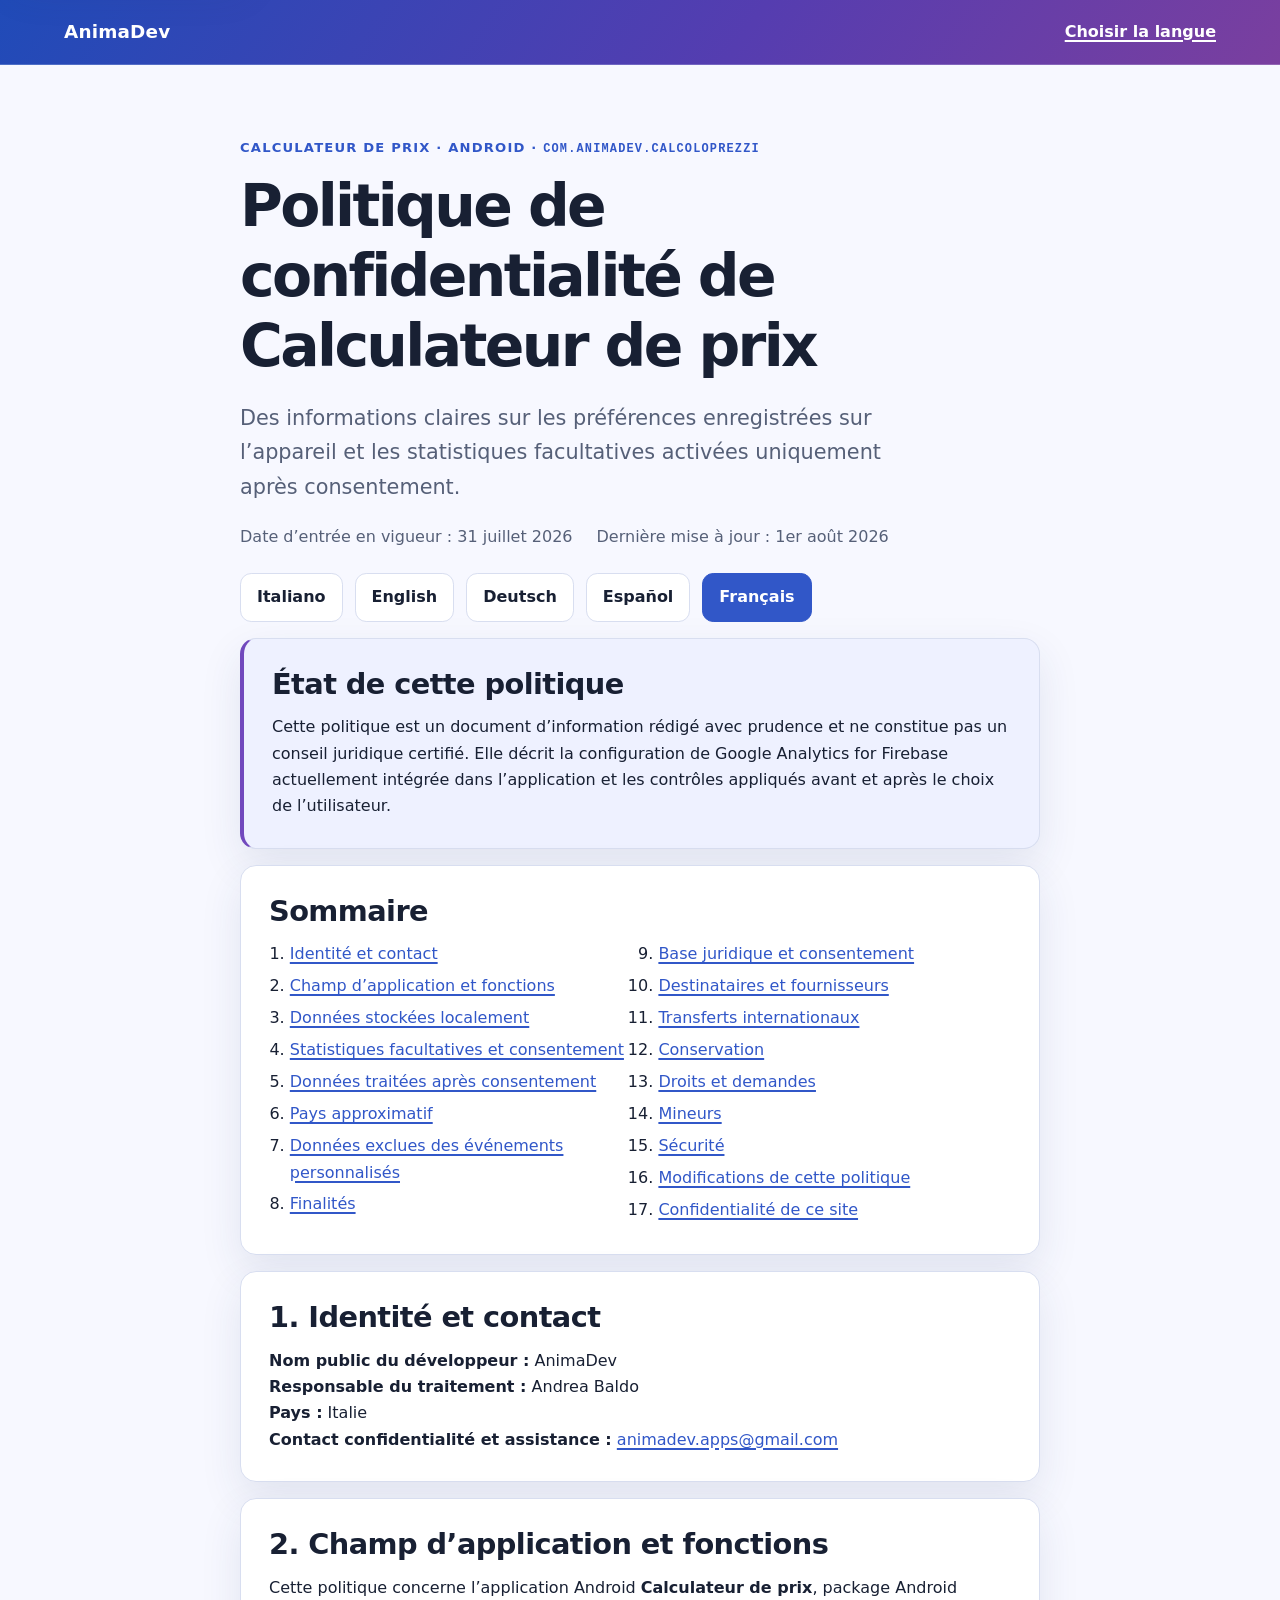
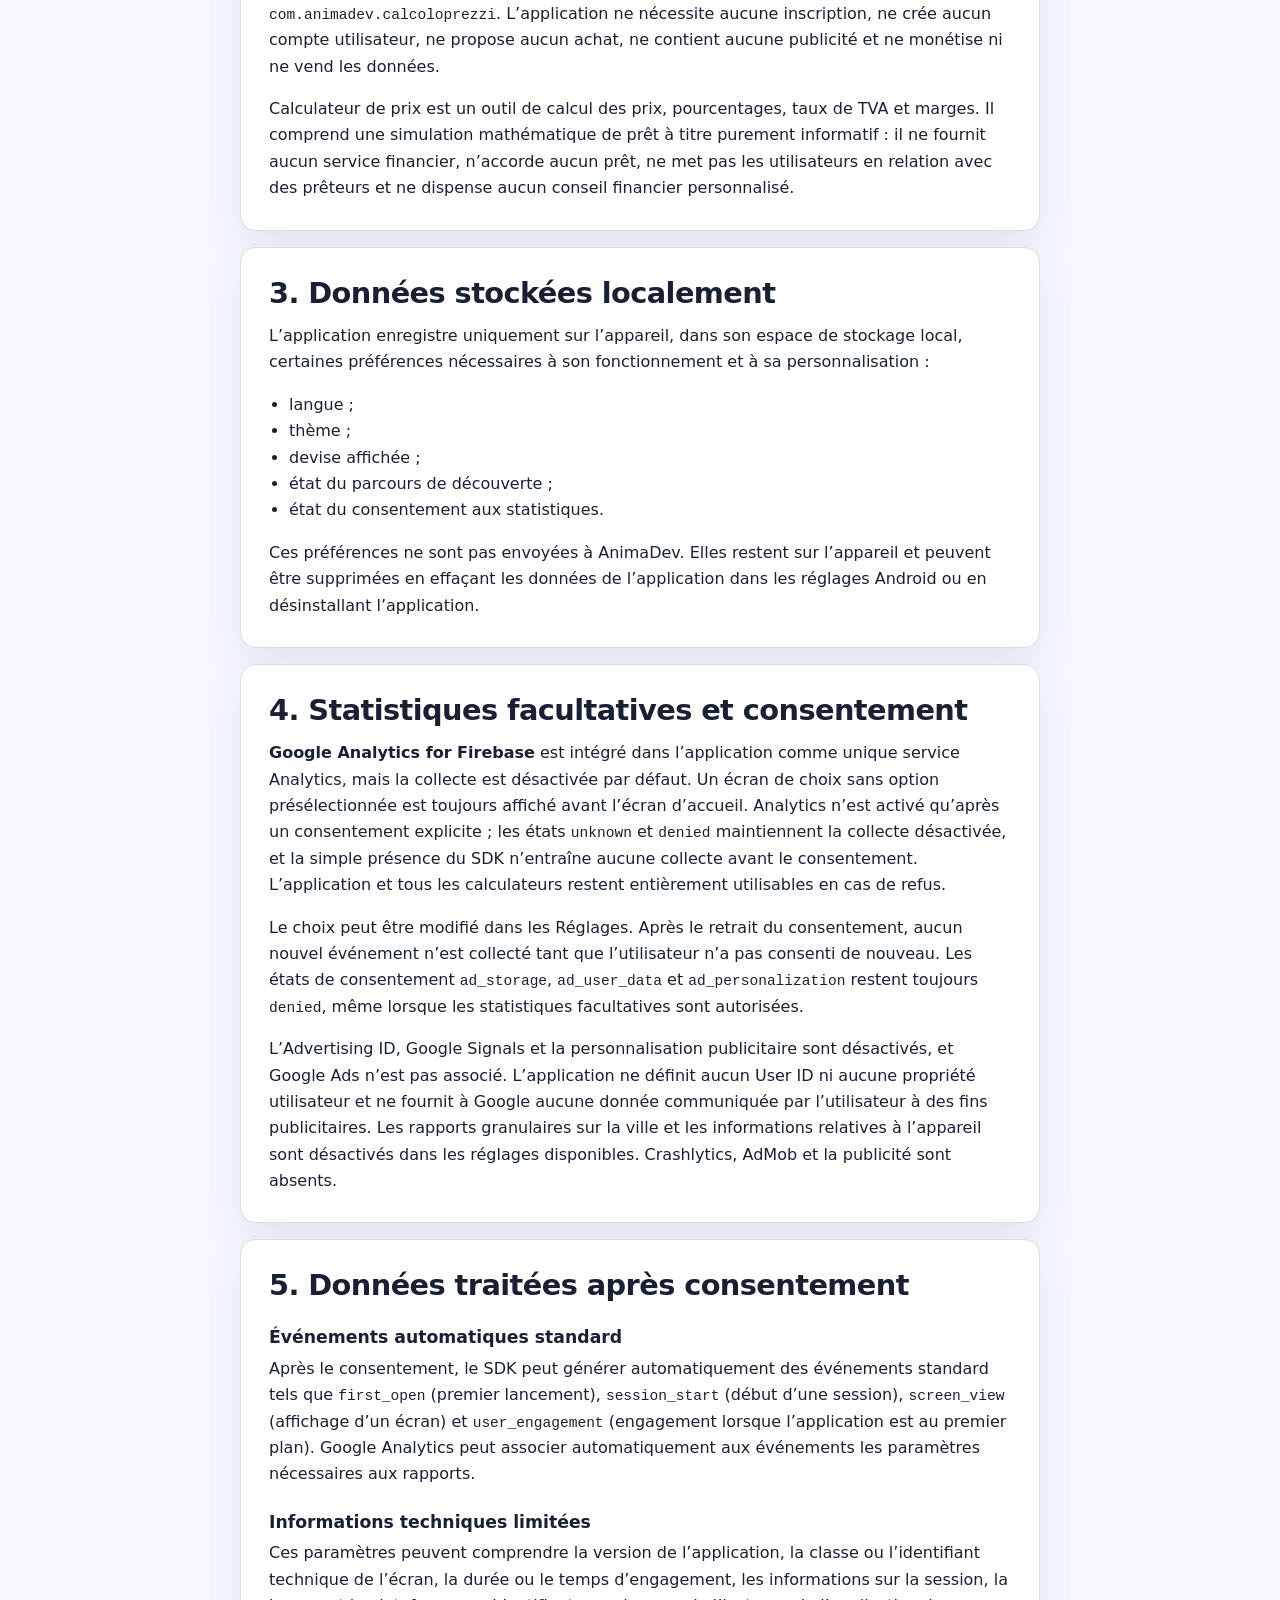
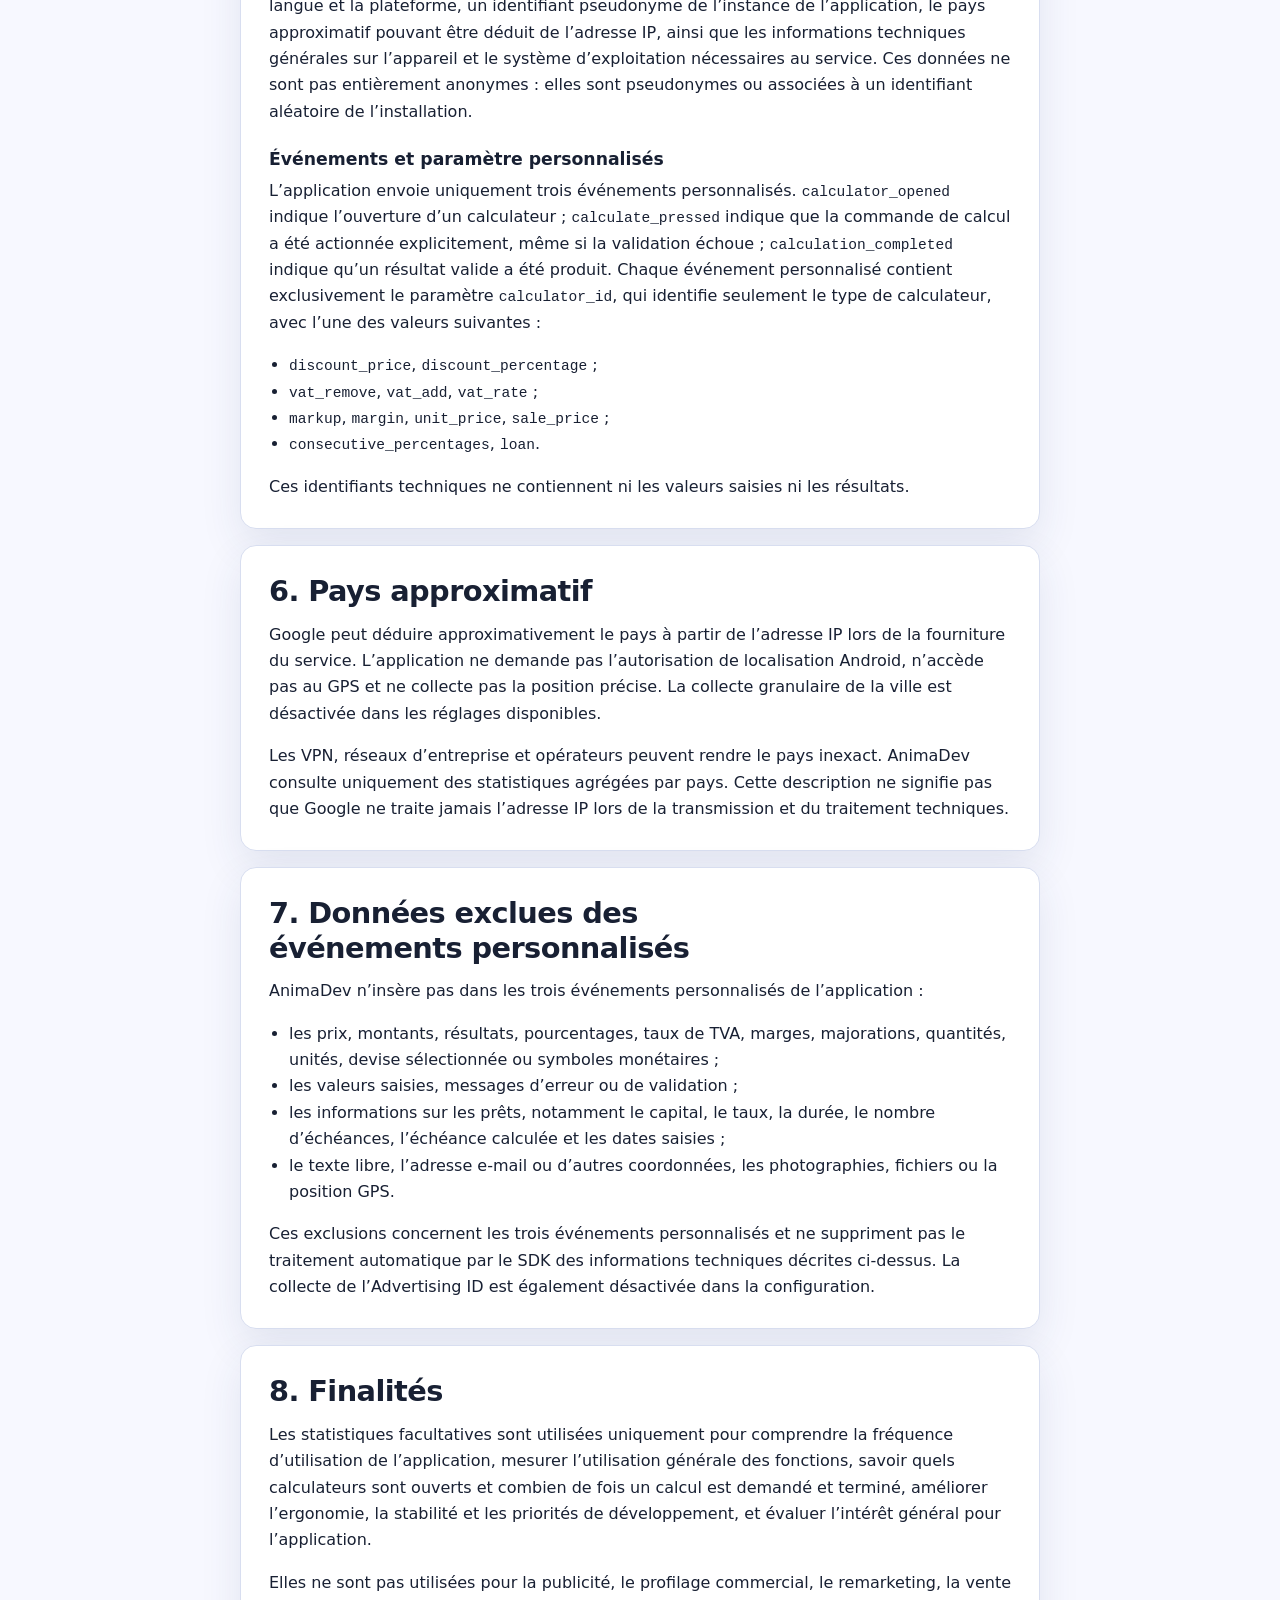
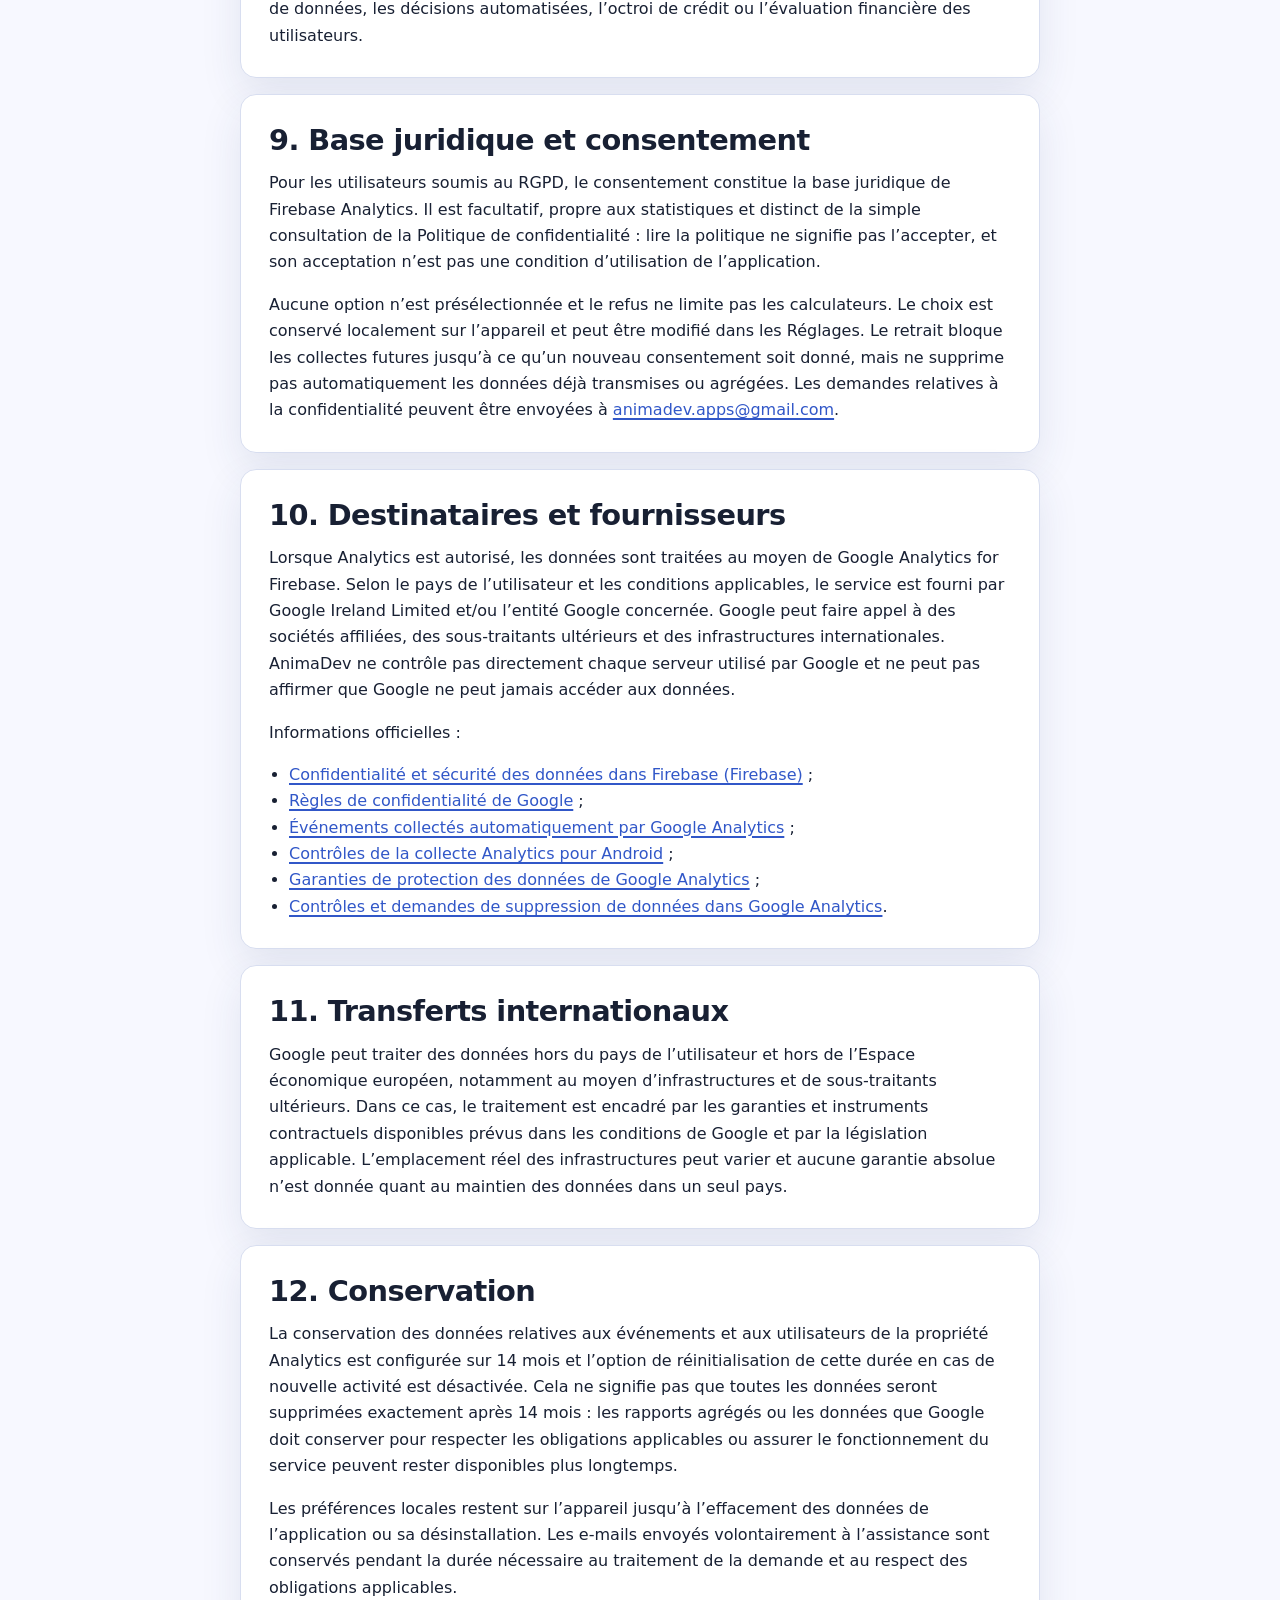
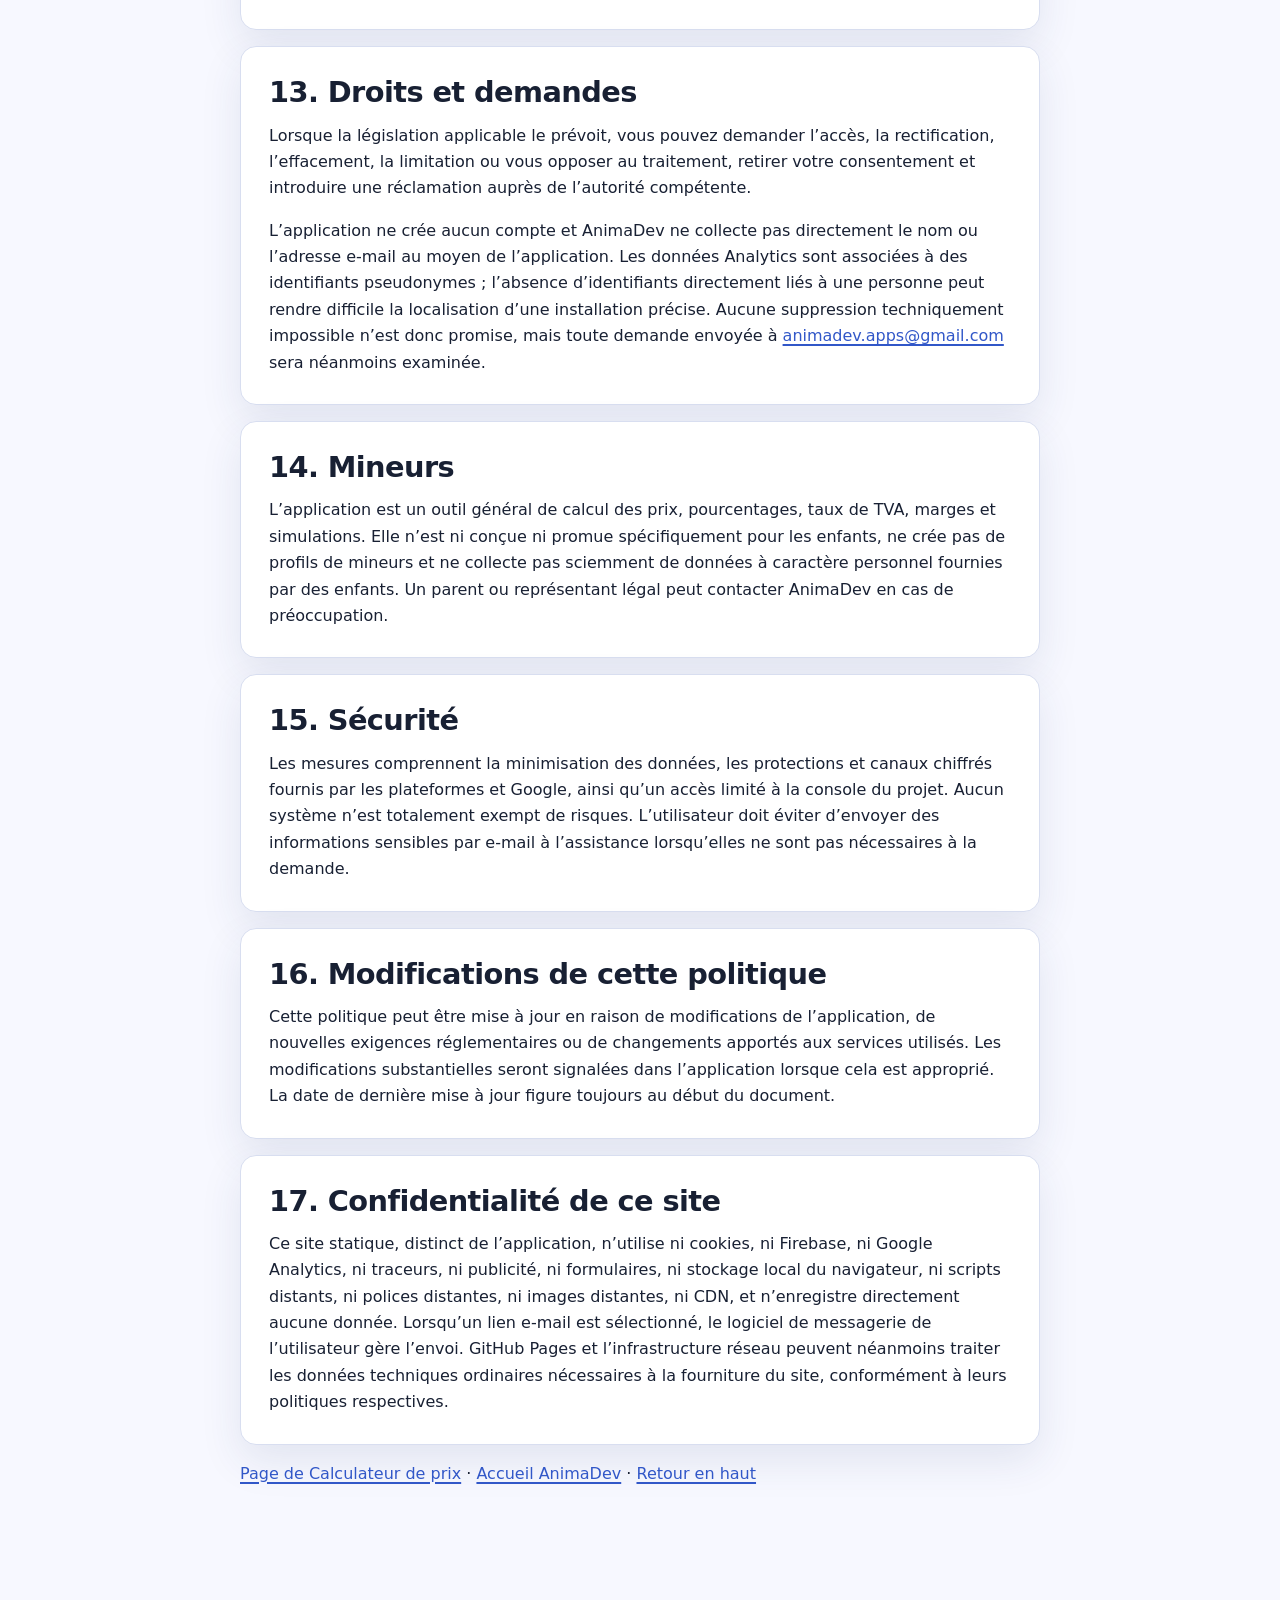
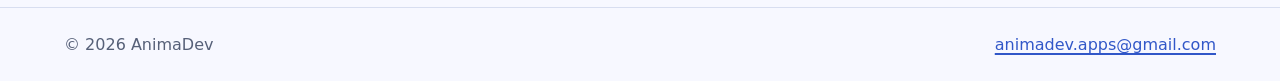
<file: apps/calcolo-prezzi/privacy/fr/index.html>
<!doctype html>
<html lang="fr">
<head>
  <meta charset="utf-8">
  <meta name="viewport" content="width=device-width, initial-scale=1">
  <meta name="description" content="Politique de confidentialité en français de l’application Android Calculateur de prix d’AnimaDev.">
  <title>Politique de confidentialité de Calculateur de prix — Français</title>
  <link rel="stylesheet" href="../../../../assets/styles.css">
</head>
<body>
  <a class="skip-link" href="#contenu">Aller au contenu principal</a>
  <header class="site-header"><div class="header-inner">
    <a class="brand" href="../../../../">AnimaDev</a>
    <a class="header-link" href="../">Choisir la langue</a>
  </div></header>
  <main id="contenu" class="main-layout policy">
    <p class="eyebrow">Calculateur de prix · Android · <code>com.animadev.calcoloprezzi</code></p>
    <h1>Politique de confidentialité de Calculateur de prix</h1>
    <p class="lede">Des informations claires sur les préférences enregistrées sur l’appareil et les statistiques facultatives activées uniquement après consentement.</p>
    <div class="policy-meta">
      <p>Date d’entrée en vigueur : <time datetime="2026-07-31">31 juillet 2026</time></p>
      <p>Dernière mise à jour : <time datetime="2026-08-01">1er août 2026</time></p>
    </div>
    <nav class="language-nav" aria-label="Langue de la Politique de confidentialité">
      <a href="../it/" lang="it">Italiano</a>
      <a href="../en/" lang="en">English</a>
      <a href="../de/" lang="de">Deutsch</a>
      <a href="../es/" lang="es">Español</a>
      <a href="./" lang="fr" aria-current="page">Français</a>
    </nav>

    <aside class="notice" aria-labelledby="projet-title">
      <h2 id="projet-title">État de cette politique</h2>
      <p>Cette politique est un document d’information rédigé avec prudence et ne constitue pas un conseil juridique certifié. Elle décrit la configuration de Google Analytics for Firebase actuellement intégrée dans l’application et les contrôles appliqués avant et après le choix de l’utilisateur.</p>
    </aside>

    <nav class="toc" aria-labelledby="sommaire-title">
      <h2 id="sommaire-title">Sommaire</h2>
      <ol>
        <li><a href="#identity">Identité et contact</a></li>
        <li><a href="#scope">Champ d’application et fonctions</a></li>
        <li><a href="#local">Données stockées localement</a></li>
        <li><a href="#analytics">Statistiques facultatives et consentement</a></li>
        <li><a href="#collected">Données traitées après consentement</a></li>
        <li><a href="#country">Pays approximatif</a></li>
        <li><a href="#excluded">Données exclues des événements personnalisés</a></li>
        <li><a href="#purposes">Finalités</a></li>
        <li><a href="#consent">Base juridique et consentement</a></li>
        <li><a href="#providers">Destinataires et fournisseurs</a></li>
        <li><a href="#transfers">Transferts internationaux</a></li>
        <li><a href="#retention">Conservation</a></li>
        <li><a href="#rights">Droits et demandes</a></li>
        <li><a href="#children">Mineurs</a></li>
        <li><a href="#security">Sécurité</a></li>
        <li><a href="#changes">Modifications de cette politique</a></li>
        <li><a href="#website">Confidentialité de ce site</a></li>
      </ol>
    </nav>

    <section id="identity" class="policy-section">
      <h2>1. Identité et contact</h2>
      <p><strong>Nom public du développeur :</strong> AnimaDev<br><strong>Responsable du traitement :</strong> Andrea Baldo<br><strong>Pays :</strong> Italie<br><strong>Contact confidentialité et assistance :</strong> <a href="mailto:animadev.apps@gmail.com">animadev.apps@gmail.com</a></p>
    </section>

    <section id="scope" class="policy-section">
      <h2>2. Champ d’application et fonctions</h2>
      <p>Cette politique concerne l’application Android <strong>Calculateur de prix</strong>, package Android <code>com.animadev.calcoloprezzi</code>. L’application ne nécessite aucune inscription, ne crée aucun compte utilisateur, ne propose aucun achat, ne contient aucune publicité et ne monétise ni ne vend les données.</p>
      <p>Calculateur de prix est un outil de calcul des prix, pourcentages, taux de TVA et marges. Il comprend une simulation mathématique de prêt à titre purement informatif : il ne fournit aucun service financier, n’accorde aucun prêt, ne met pas les utilisateurs en relation avec des prêteurs et ne dispense aucun conseil financier personnalisé.</p>
    </section>

    <section id="local" class="policy-section">
      <h2>3. Données stockées localement</h2>
      <p>L’application enregistre uniquement sur l’appareil, dans son espace de stockage local, certaines préférences nécessaires à son fonctionnement et à sa personnalisation :</p>
      <ul class="plain-list">
        <li>langue ;</li><li>thème ;</li><li>devise affichée ;</li><li>état du parcours de découverte ;</li><li>état du consentement aux statistiques.</li>
      </ul>
      <p>Ces préférences ne sont pas envoyées à AnimaDev. Elles restent sur l’appareil et peuvent être supprimées en effaçant les données de l’application dans les réglages Android ou en désinstallant l’application.</p>
    </section>

    <section id="analytics" class="policy-section">
      <h2>4. Statistiques facultatives et consentement</h2>
      <p><strong>Google Analytics for Firebase</strong> est intégré dans l’application comme unique service Analytics, mais la collecte est désactivée par défaut. Un écran de choix sans option présélectionnée est toujours affiché avant l’écran d’accueil. Analytics n’est activé qu’après un consentement explicite ; les états <code>unknown</code> et <code>denied</code> maintiennent la collecte désactivée, et la simple présence du SDK n’entraîne aucune collecte avant le consentement. L’application et tous les calculateurs restent entièrement utilisables en cas de refus.</p>
      <p>Le choix peut être modifié dans les Réglages. Après le retrait du consentement, aucun nouvel événement n’est collecté tant que l’utilisateur n’a pas consenti de nouveau. Les états de consentement <code>ad_storage</code>, <code>ad_user_data</code> et <code>ad_personalization</code> restent toujours <code>denied</code>, même lorsque les statistiques facultatives sont autorisées.</p>
      <p>L’Advertising ID, Google Signals et la personnalisation publicitaire sont désactivés, et Google Ads n’est pas associé. L’application ne définit aucun User ID ni aucune propriété utilisateur et ne fournit à Google aucune donnée communiquée par l’utilisateur à des fins publicitaires. Les rapports granulaires sur la ville et les informations relatives à l’appareil sont désactivés dans les réglages disponibles. Crashlytics, AdMob et la publicité sont absents.</p>
    </section>

    <section id="collected" class="policy-section">
      <h2>5. Données traitées après consentement</h2>
      <h3>Événements automatiques standard</h3>
      <p>Après le consentement, le SDK peut générer automatiquement des événements standard tels que <code>first_open</code> (premier lancement), <code>session_start</code> (début d’une session), <code>screen_view</code> (affichage d’un écran) et <code>user_engagement</code> (engagement lorsque l’application est au premier plan). Google Analytics peut associer automatiquement aux événements les paramètres nécessaires aux rapports.</p>
      <h3>Informations techniques limitées</h3>
      <p>Ces paramètres peuvent comprendre la version de l’application, la classe ou l’identifiant technique de l’écran, la durée ou le temps d’engagement, les informations sur la session, la langue et la plateforme, un identifiant pseudonyme de l’instance de l’application, le pays approximatif pouvant être déduit de l’adresse IP, ainsi que les informations techniques générales sur l’appareil et le système d’exploitation nécessaires au service. Ces données ne sont pas entièrement anonymes : elles sont pseudonymes ou associées à un identifiant aléatoire de l’installation.</p>
      <h3>Événements et paramètre personnalisés</h3>
      <p>L’application envoie uniquement trois événements personnalisés. <code>calculator_opened</code> indique l’ouverture d’un calculateur ; <code>calculate_pressed</code> indique que la commande de calcul a été actionnée explicitement, même si la validation échoue ; <code>calculation_completed</code> indique qu’un résultat valide a été produit. Chaque événement personnalisé contient exclusivement le paramètre <code>calculator_id</code>, qui identifie seulement le type de calculateur, avec l’une des valeurs suivantes :</p>
      <ul class="plain-list">
        <li><code>discount_price</code>, <code>discount_percentage</code> ;</li>
        <li><code>vat_remove</code>, <code>vat_add</code>, <code>vat_rate</code> ;</li>
        <li><code>markup</code>, <code>margin</code>, <code>unit_price</code>, <code>sale_price</code> ;</li>
        <li><code>consecutive_percentages</code>, <code>loan</code>.</li>
      </ul>
      <p>Ces identifiants techniques ne contiennent ni les valeurs saisies ni les résultats.</p>
    </section>

    <section id="country" class="policy-section">
      <h2>6. Pays approximatif</h2>
      <p>Google peut déduire approximativement le pays à partir de l’adresse IP lors de la fourniture du service. L’application ne demande pas l’autorisation de localisation Android, n’accède pas au GPS et ne collecte pas la position précise. La collecte granulaire de la ville est désactivée dans les réglages disponibles.</p>
      <p>Les VPN, réseaux d’entreprise et opérateurs peuvent rendre le pays inexact. AnimaDev consulte uniquement des statistiques agrégées par pays. Cette description ne signifie pas que Google ne traite jamais l’adresse IP lors de la transmission et du traitement techniques.</p>
    </section>

    <section id="excluded" class="policy-section">
      <h2>7. Données exclues des événements personnalisés</h2>
      <p>AnimaDev n’insère pas dans les trois événements personnalisés de l’application :</p>
      <ul class="plain-list">
        <li>les prix, montants, résultats, pourcentages, taux de TVA, marges, majorations, quantités, unités, devise sélectionnée ou symboles monétaires ;</li>
        <li>les valeurs saisies, messages d’erreur ou de validation ;</li>
        <li>les informations sur les prêts, notamment le capital, le taux, la durée, le nombre d’échéances, l’échéance calculée et les dates saisies ;</li>
        <li>le texte libre, l’adresse e-mail ou d’autres coordonnées, les photographies, fichiers ou la position GPS.</li>
      </ul>
      <p>Ces exclusions concernent les trois événements personnalisés et ne suppriment pas le traitement automatique par le SDK des informations techniques décrites ci-dessus. La collecte de l’Advertising ID est également désactivée dans la configuration.</p>
    </section>

    <section id="purposes" class="policy-section">
      <h2>8. Finalités</h2>
      <p>Les statistiques facultatives sont utilisées uniquement pour comprendre la fréquence d’utilisation de l’application, mesurer l’utilisation générale des fonctions, savoir quels calculateurs sont ouverts et combien de fois un calcul est demandé et terminé, améliorer l’ergonomie, la stabilité et les priorités de développement, et évaluer l’intérêt général pour l’application.</p>
      <p>Elles ne sont pas utilisées pour la publicité, le profilage commercial, le remarketing, la vente de données, les décisions automatisées, l’octroi de crédit ou l’évaluation financière des utilisateurs.</p>
    </section>

    <section id="consent" class="policy-section">
      <h2>9. Base juridique et consentement</h2>
      <p>Pour les utilisateurs soumis au RGPD, le consentement constitue la base juridique de Firebase Analytics. Il est facultatif, propre aux statistiques et distinct de la simple consultation de la Politique de confidentialité : lire la politique ne signifie pas l’accepter, et son acceptation n’est pas une condition d’utilisation de l’application.</p>
      <p>Aucune option n’est présélectionnée et le refus ne limite pas les calculateurs. Le choix est conservé localement sur l’appareil et peut être modifié dans les Réglages. Le retrait bloque les collectes futures jusqu’à ce qu’un nouveau consentement soit donné, mais ne supprime pas automatiquement les données déjà transmises ou agrégées. Les demandes relatives à la confidentialité peuvent être envoyées à <a href="mailto:animadev.apps@gmail.com">animadev.apps@gmail.com</a>.</p>
    </section>

    <section id="providers" class="policy-section">
      <h2>10. Destinataires et fournisseurs</h2>
      <p>Lorsque Analytics est autorisé, les données sont traitées au moyen de Google Analytics for Firebase. Selon le pays de l’utilisateur et les conditions applicables, le service est fourni par Google Ireland Limited et/ou l’entité Google concernée. Google peut faire appel à des sociétés affiliées, des sous-traitants ultérieurs et des infrastructures internationales. AnimaDev ne contrôle pas directement chaque serveur utilisé par Google et ne peut pas affirmer que Google ne peut jamais accéder aux données.</p>
      <p>Informations officielles :</p>
      <ul class="plain-list">
        <li><a href="https://firebase.google.com/support/privacy" target="_blank" rel="noopener noreferrer">Confidentialité et sécurité des données dans Firebase (Firebase)</a> ;</li>
        <li><a href="https://policies.google.com/privacy" target="_blank" rel="noopener noreferrer">Règles de confidentialité de Google</a> ;</li>
        <li><a href="https://support.google.com/analytics/answer/9234069" target="_blank" rel="noopener noreferrer">Événements collectés automatiquement par Google Analytics</a> ;</li>
        <li><a href="https://firebase.google.com/docs/analytics/android/configure-data-collection" target="_blank" rel="noopener noreferrer">Contrôles de la collecte Analytics pour Android</a> ;</li>
        <li><a href="https://support.google.com/analytics/answer/6004245" target="_blank" rel="noopener noreferrer">Garanties de protection des données de Google Analytics</a> ;</li>
        <li><a href="https://support.google.com/analytics/answer/9940393" target="_blank" rel="noopener noreferrer">Contrôles et demandes de suppression de données dans Google Analytics</a>.</li>
      </ul>
    </section>

    <section id="transfers" class="policy-section">
      <h2>11. Transferts internationaux</h2>
      <p>Google peut traiter des données hors du pays de l’utilisateur et hors de l’Espace économique européen, notamment au moyen d’infrastructures et de sous-traitants ultérieurs. Dans ce cas, le traitement est encadré par les garanties et instruments contractuels disponibles prévus dans les conditions de Google et par la législation applicable. L’emplacement réel des infrastructures peut varier et aucune garantie absolue n’est donnée quant au maintien des données dans un seul pays.</p>
    </section>

    <section id="retention" class="policy-section">
      <h2>12. Conservation</h2>
      <p>La conservation des données relatives aux événements et aux utilisateurs de la propriété Analytics est configurée sur 14 mois et l’option de réinitialisation de cette durée en cas de nouvelle activité est désactivée. Cela ne signifie pas que toutes les données seront supprimées exactement après 14 mois : les rapports agrégés ou les données que Google doit conserver pour respecter les obligations applicables ou assurer le fonctionnement du service peuvent rester disponibles plus longtemps.</p>
      <p>Les préférences locales restent sur l’appareil jusqu’à l’effacement des données de l’application ou sa désinstallation. Les e-mails envoyés volontairement à l’assistance sont conservés pendant la durée nécessaire au traitement de la demande et au respect des obligations applicables.</p>
    </section>

    <section id="rights" class="policy-section">
      <h2>13. Droits et demandes</h2>
      <p>Lorsque la législation applicable le prévoit, vous pouvez demander l’accès, la rectification, l’effacement, la limitation ou vous opposer au traitement, retirer votre consentement et introduire une réclamation auprès de l’autorité compétente.</p>
      <p>L’application ne crée aucun compte et AnimaDev ne collecte pas directement le nom ou l’adresse e-mail au moyen de l’application. Les données Analytics sont associées à des identifiants pseudonymes ; l’absence d’identifiants directement liés à une personne peut rendre difficile la localisation d’une installation précise. Aucune suppression techniquement impossible n’est donc promise, mais toute demande envoyée à <a href="mailto:animadev.apps@gmail.com">animadev.apps@gmail.com</a> sera néanmoins examinée.</p>
    </section>

    <section id="children" class="policy-section">
      <h2>14. Mineurs</h2>
      <p>L’application est un outil général de calcul des prix, pourcentages, taux de TVA, marges et simulations. Elle n’est ni conçue ni promue spécifiquement pour les enfants, ne crée pas de profils de mineurs et ne collecte pas sciemment de données à caractère personnel fournies par des enfants. Un parent ou représentant légal peut contacter AnimaDev en cas de préoccupation.</p>
    </section>

    <section id="security" class="policy-section">
      <h2>15. Sécurité</h2>
      <p>Les mesures comprennent la minimisation des données, les protections et canaux chiffrés fournis par les plateformes et Google, ainsi qu’un accès limité à la console du projet. Aucun système n’est totalement exempt de risques. L’utilisateur doit éviter d’envoyer des informations sensibles par e-mail à l’assistance lorsqu’elles ne sont pas nécessaires à la demande.</p>
    </section>

    <section id="changes" class="policy-section">
      <h2>16. Modifications de cette politique</h2>
      <p>Cette politique peut être mise à jour en raison de modifications de l’application, de nouvelles exigences réglementaires ou de changements apportés aux services utilisés. Les modifications substantielles seront signalées dans l’application lorsque cela est approprié. La date de dernière mise à jour figure toujours au début du document.</p>
    </section>

    <section id="website" class="policy-section">
      <h2>17. Confidentialité de ce site</h2>
      <p>Ce site statique, distinct de l’application, n’utilise ni cookies, ni Firebase, ni Google Analytics, ni traceurs, ni publicité, ni formulaires, ni stockage local du navigateur, ni scripts distants, ni polices distantes, ni images distantes, ni CDN, et n’enregistre directement aucune donnée. Lorsqu’un lien e-mail est sélectionné, le logiciel de messagerie de l’utilisateur gère l’envoi. GitHub Pages et l’infrastructure réseau peuvent néanmoins traiter les données techniques ordinaires nécessaires à la fourniture du site, conformément à leurs politiques respectives.</p>
    </section>
    <p><a href="../../">Page de Calculateur de prix</a> · <a href="../../../../">Accueil AnimaDev</a> · <a href="#contenu">Retour en haut</a></p>
  </main>
  <footer class="site-footer"><div class="footer-inner"><p>© 2026 AnimaDev</p><p><a href="mailto:animadev.apps@gmail.com">animadev.apps@gmail.com</a></p></div></footer>
</body>
</html>
</file>
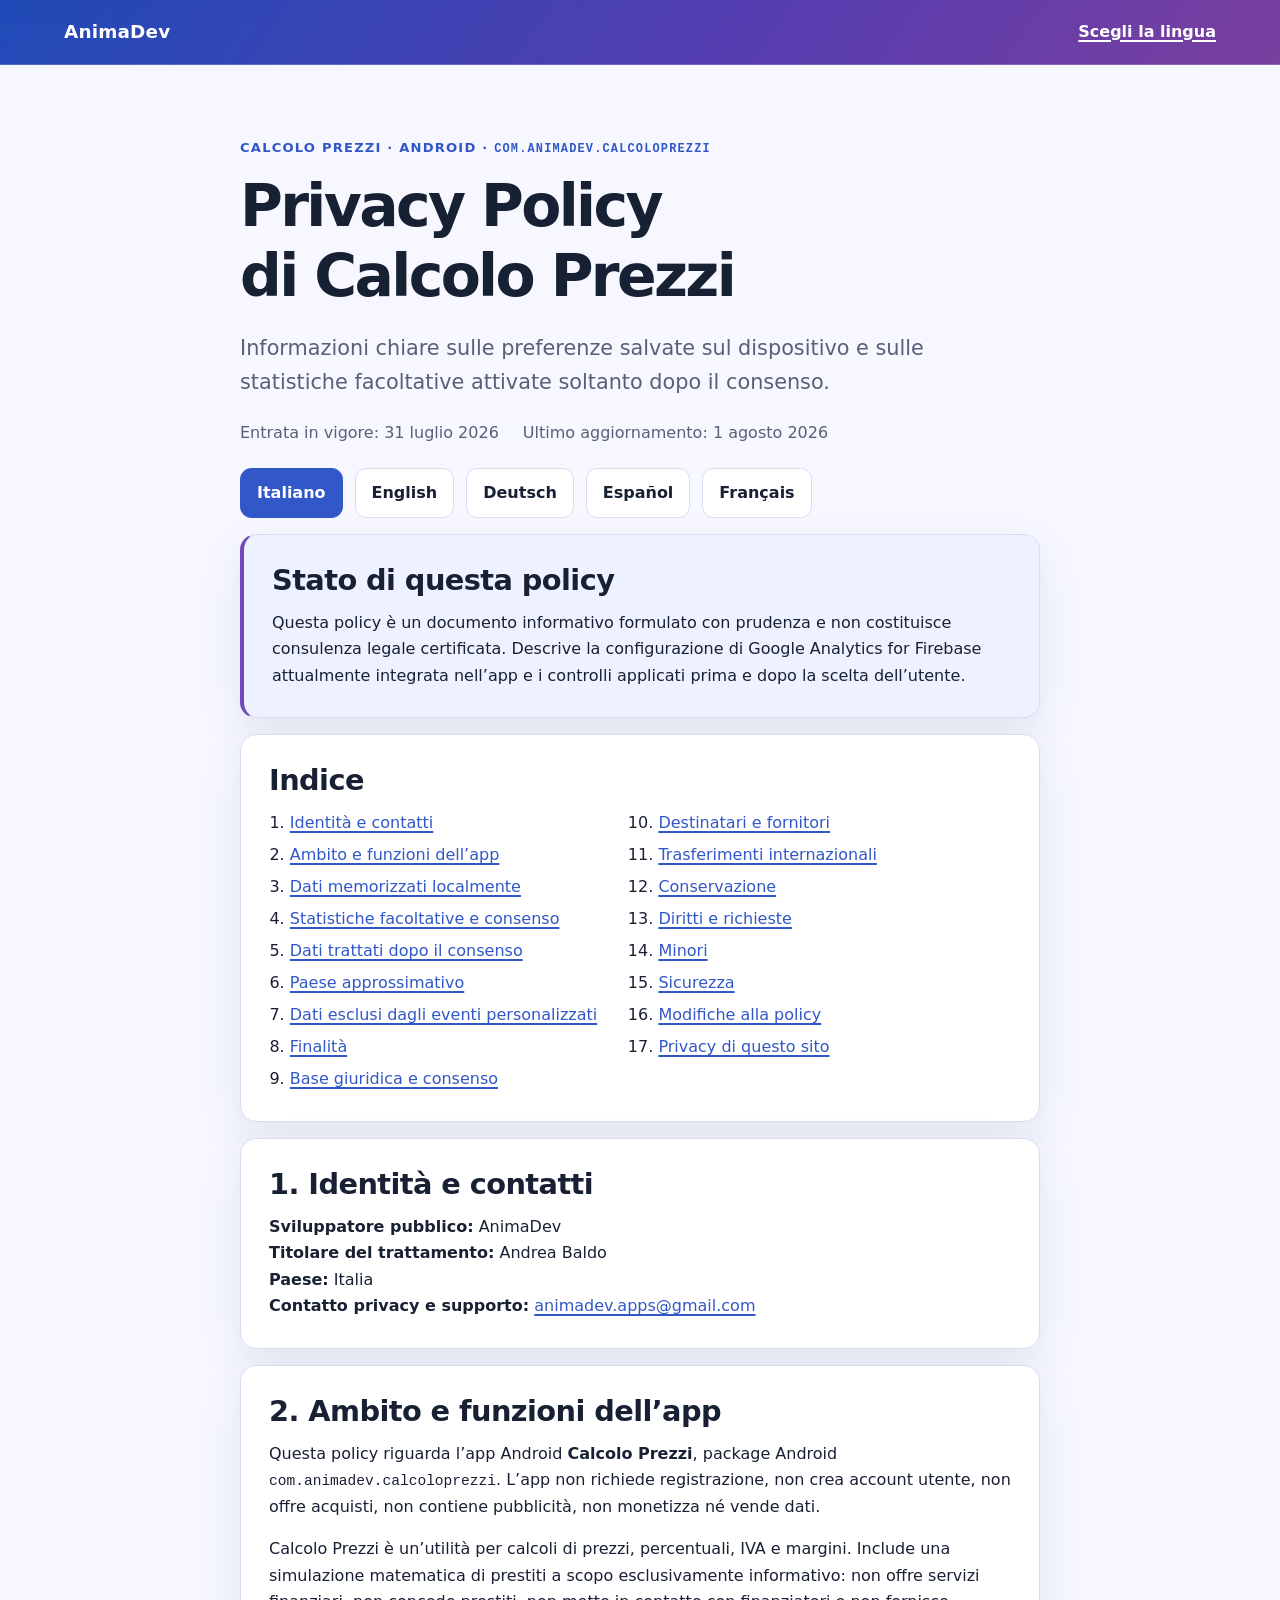
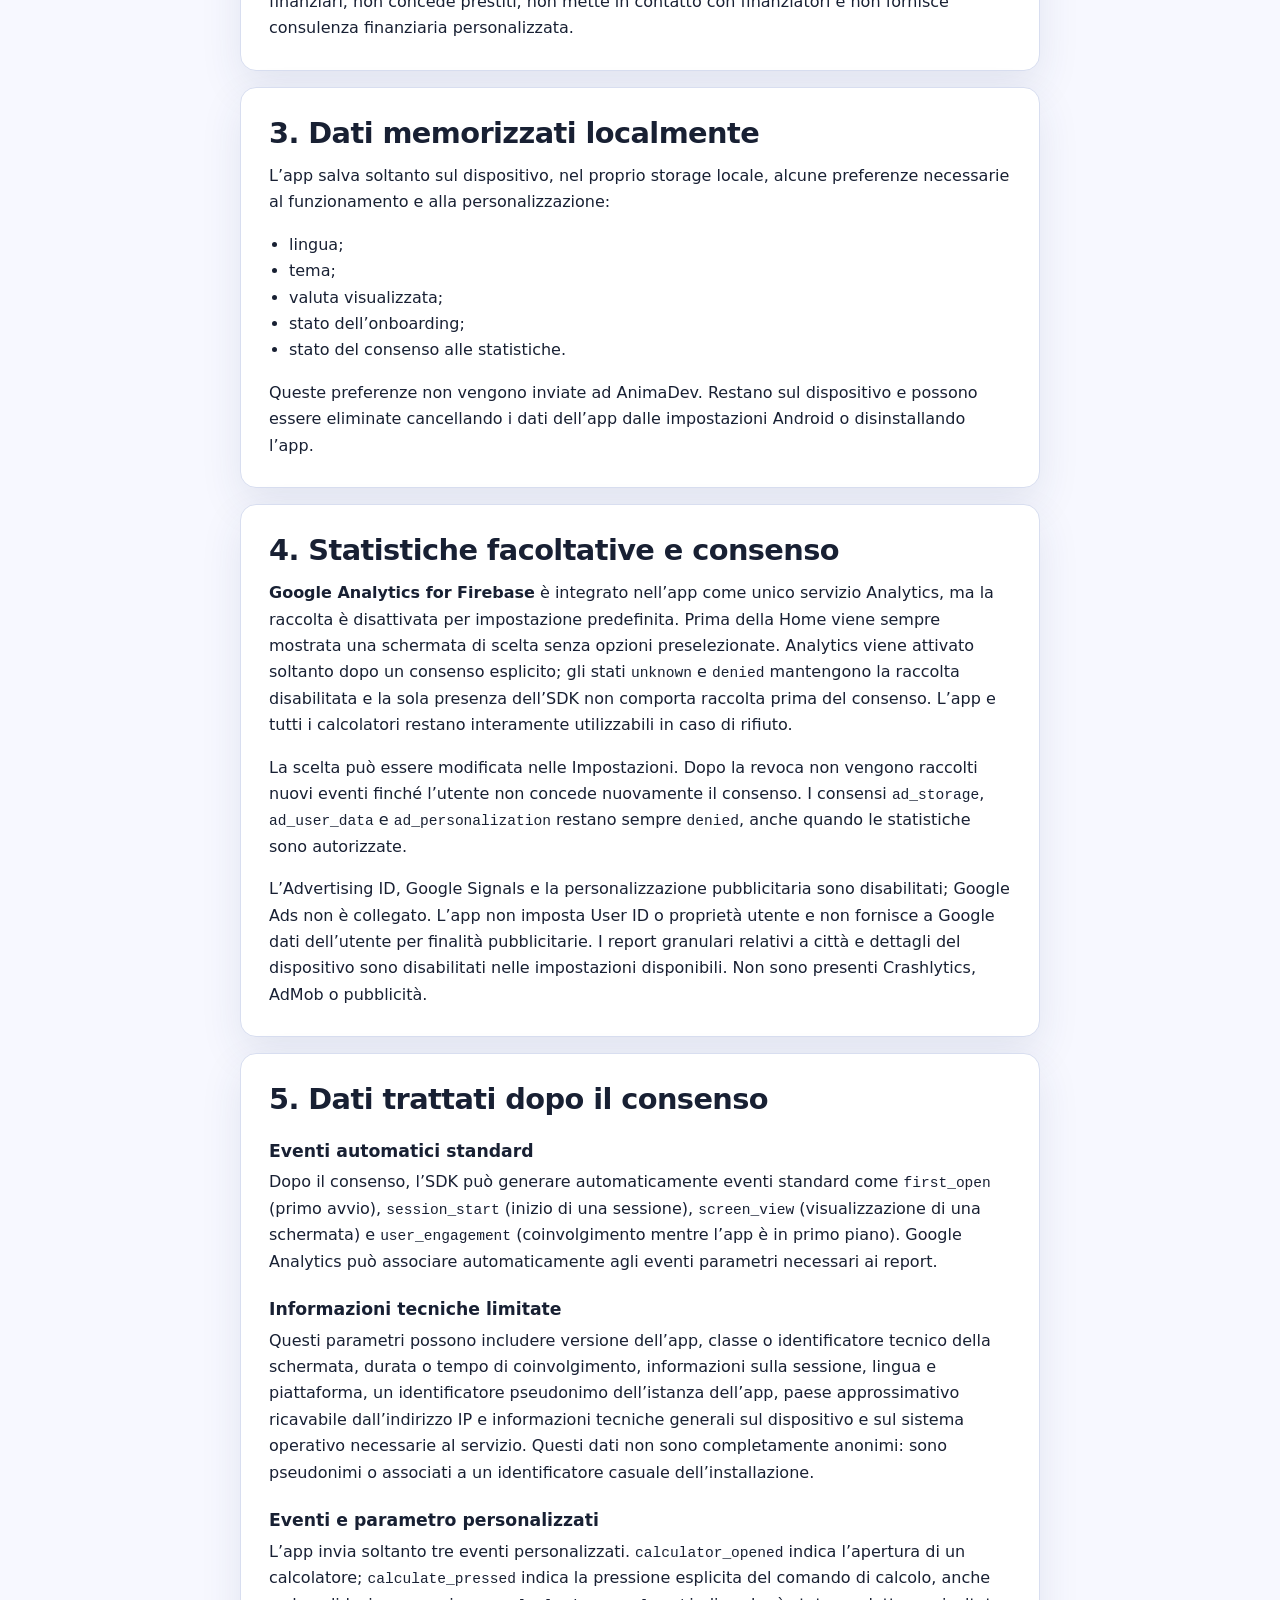
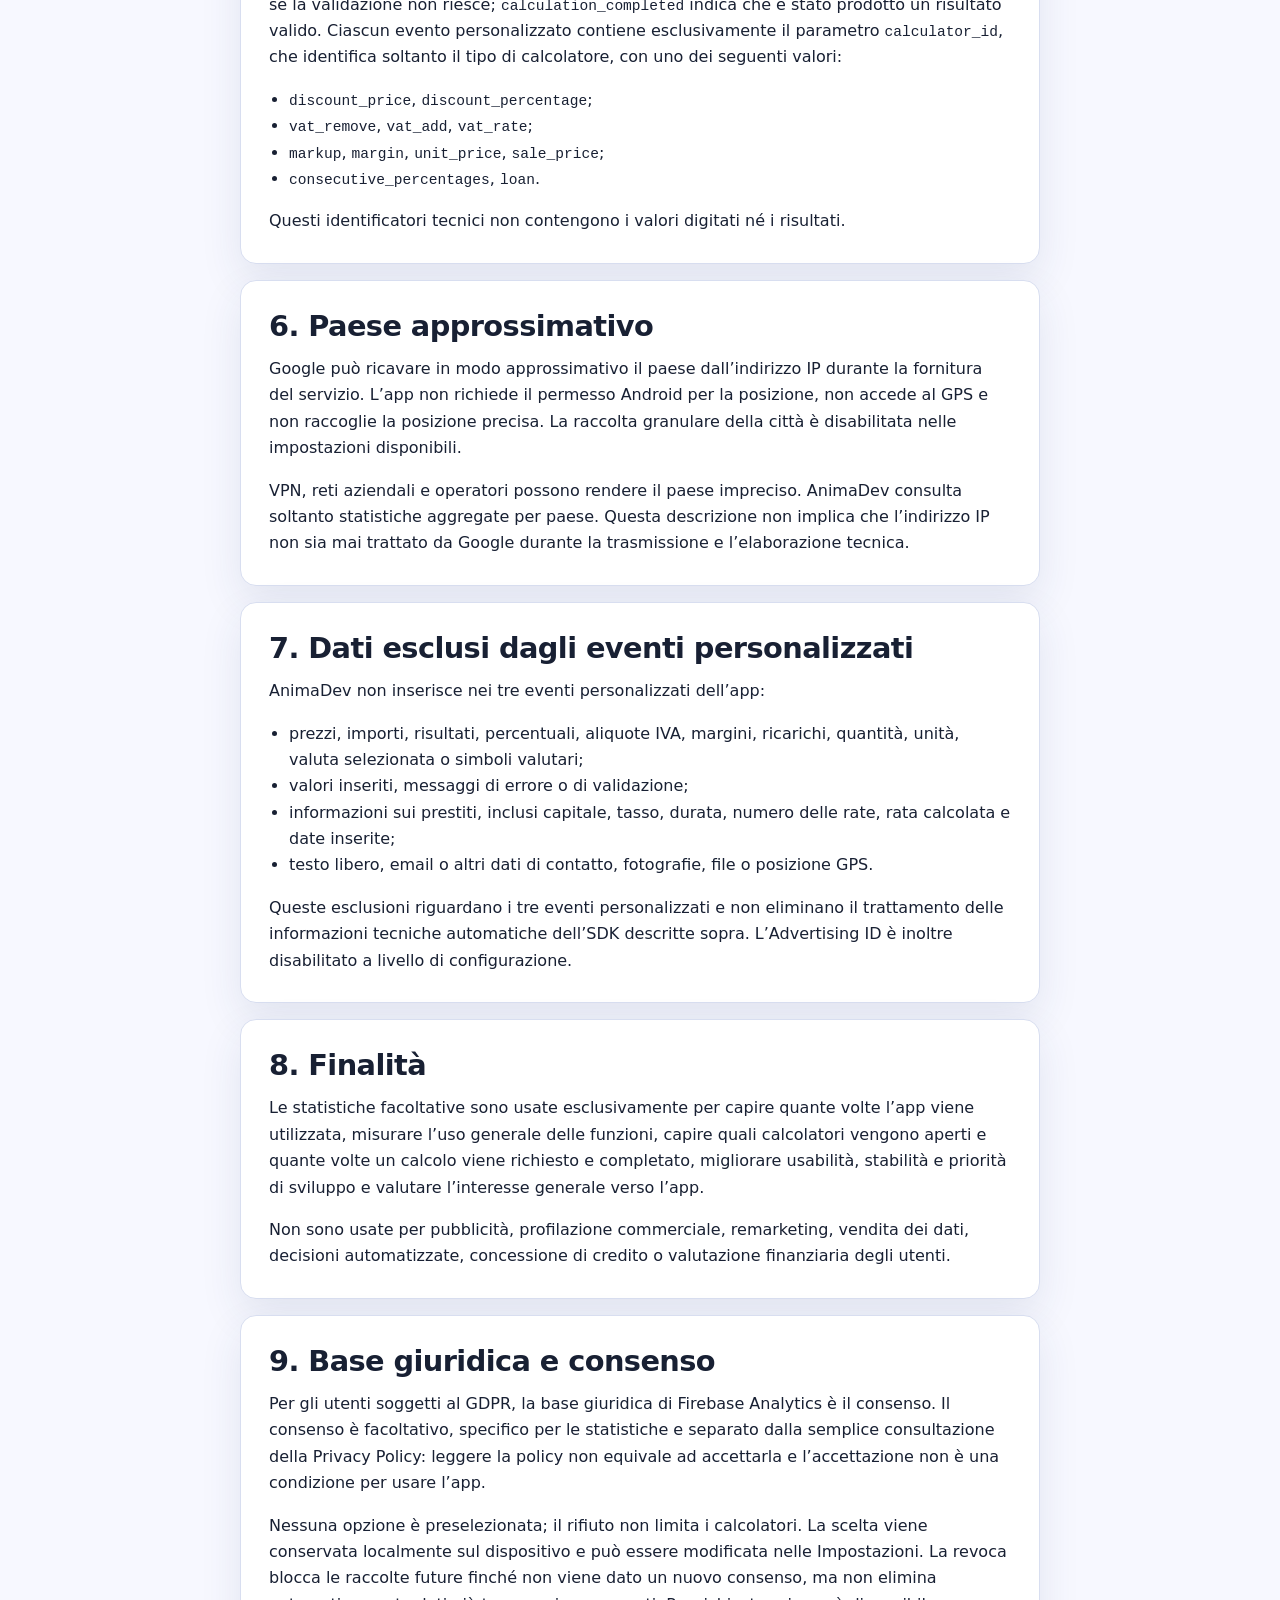
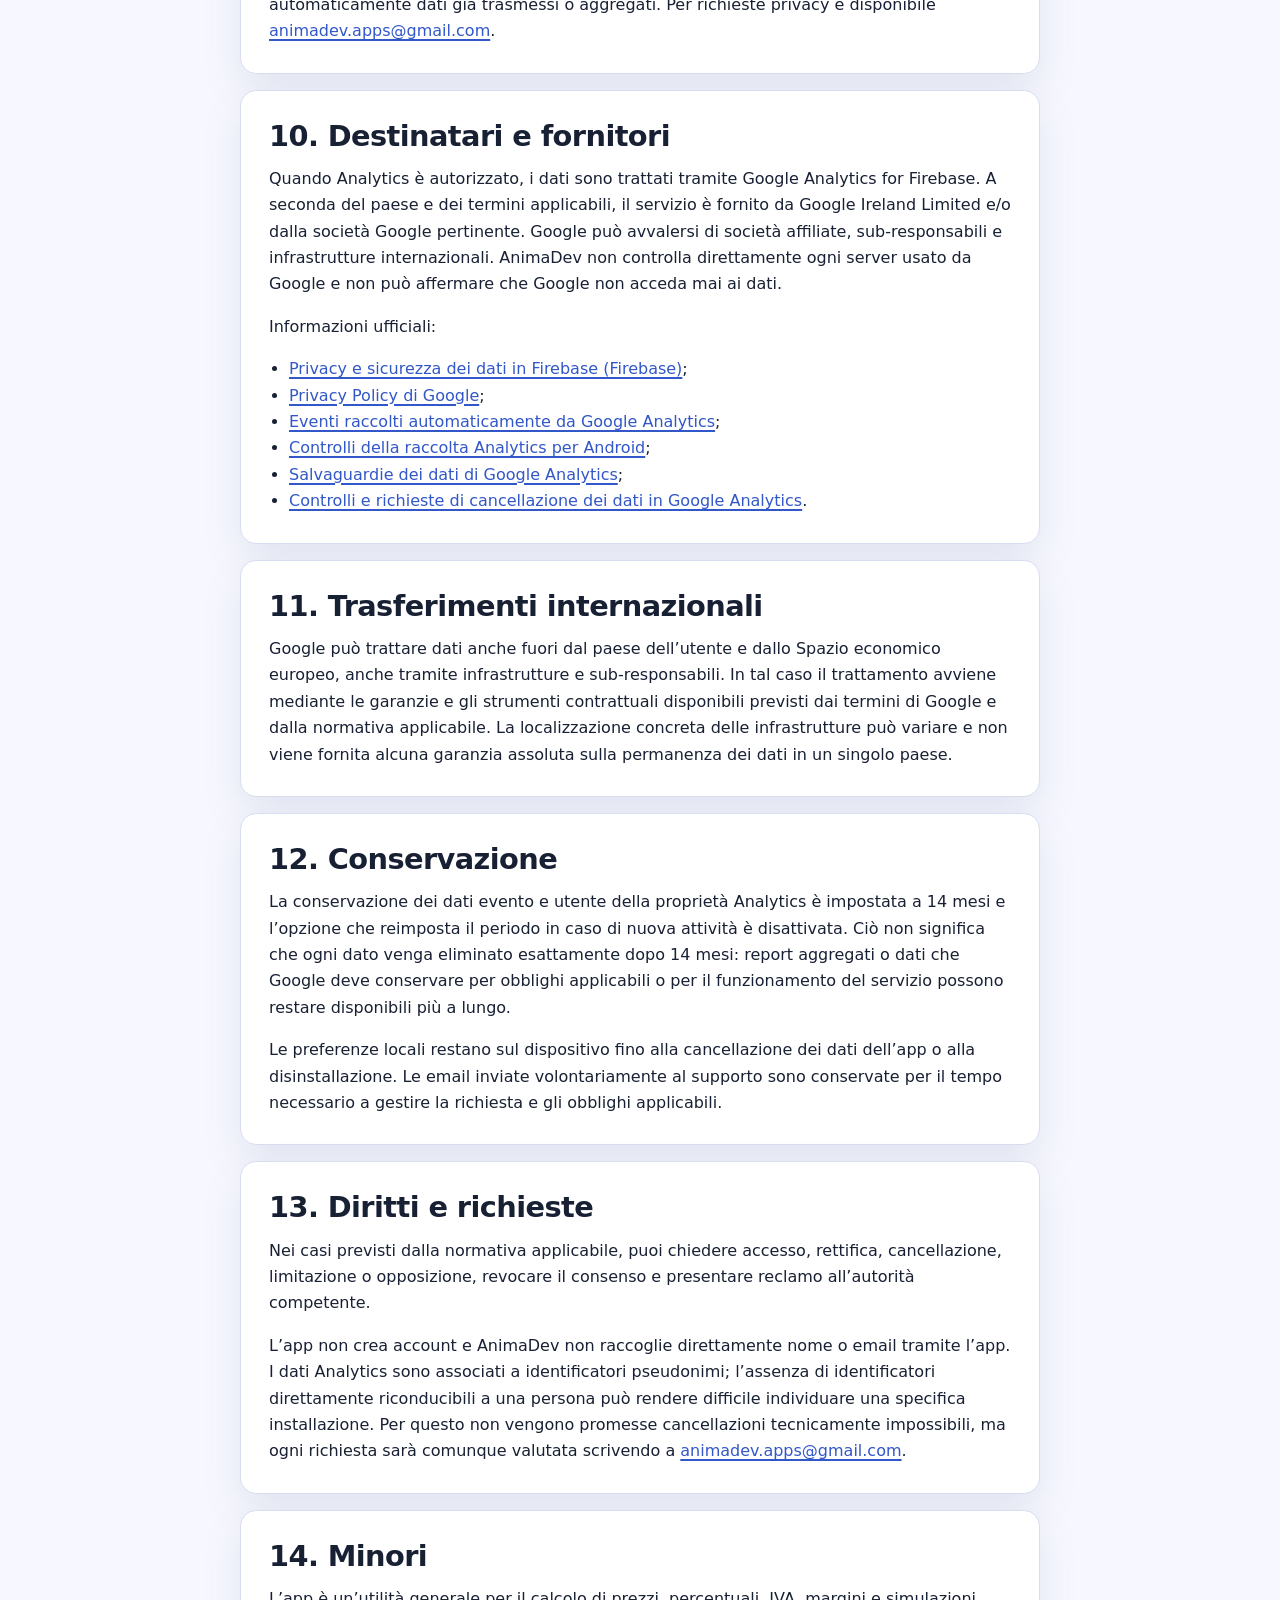
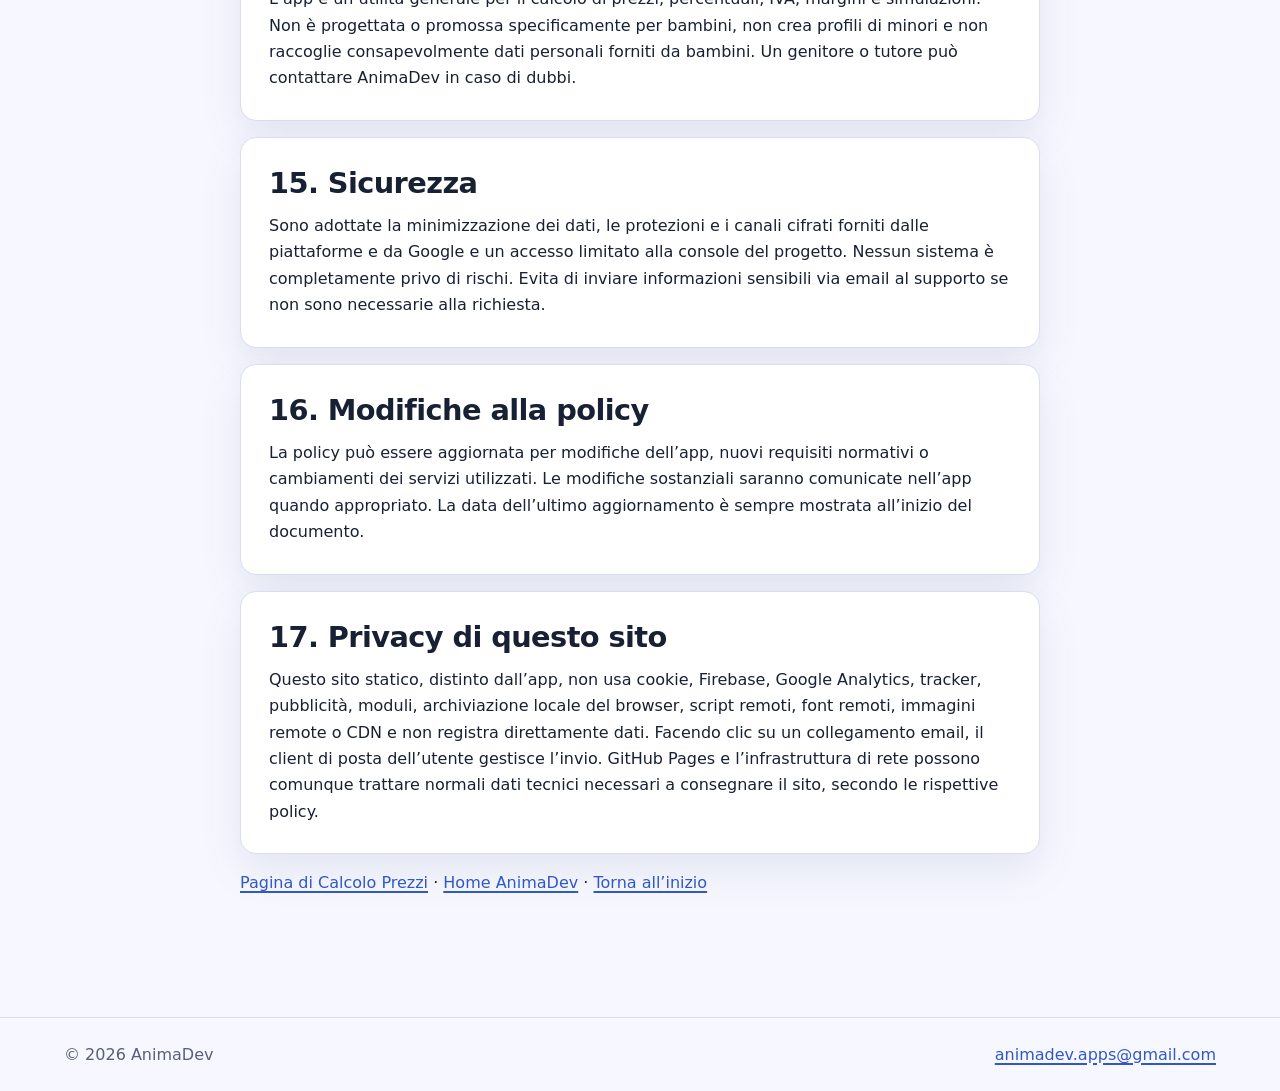
<file: apps/calcolo-prezzi/privacy/it/index.html>
<!doctype html>
<html lang="it">
<head>
  <meta charset="utf-8">
  <meta name="viewport" content="width=device-width, initial-scale=1">
  <meta name="description" content="Privacy Policy in italiano dell’app Android Calcolo Prezzi di AnimaDev.">
  <title>Privacy Policy di Calcolo Prezzi — Italiano</title>
  <link rel="stylesheet" href="../../../../assets/styles.css">
</head>
<body>
  <a class="skip-link" href="#contenuto">Vai al contenuto principale</a>
  <header class="site-header"><div class="header-inner">
    <a class="brand" href="../../../../">AnimaDev</a>
    <a class="header-link" href="../">Scegli la lingua</a>
  </div></header>
  <main id="contenuto" class="main-layout policy">
    <p class="eyebrow">Calcolo Prezzi · Android · <code>com.animadev.calcoloprezzi</code></p>
    <h1>Privacy Policy di Calcolo Prezzi</h1>
    <p class="lede">Informazioni chiare sulle preferenze salvate sul dispositivo e sulle statistiche facoltative attivate soltanto dopo il consenso.</p>
    <div class="policy-meta">
      <p>Entrata in vigore: <time datetime="2026-07-31">31 luglio 2026</time></p>
      <p>Ultimo aggiornamento: <time datetime="2026-08-01">1 agosto 2026</time></p>
    </div>
    <nav class="language-nav" aria-label="Lingua della Privacy Policy">
      <a href="./" lang="it" aria-current="page">Italiano</a>
      <a href="../en/" lang="en">English</a>
      <a href="../de/" lang="de">Deutsch</a>
      <a href="../es/" lang="es">Español</a>
      <a href="../fr/" lang="fr">Français</a>
    </nav>

    <aside class="notice" aria-labelledby="bozza-title">
      <h2 id="bozza-title">Stato di questa policy</h2>
      <p>Questa policy è un documento informativo formulato con prudenza e non costituisce consulenza legale certificata. Descrive la configurazione di Google Analytics for Firebase attualmente integrata nell’app e i controlli applicati prima e dopo la scelta dell’utente.</p>
    </aside>

    <nav class="toc" aria-labelledby="indice-title">
      <h2 id="indice-title">Indice</h2>
      <ol>
        <li><a href="#identita">Identità e contatti</a></li>
        <li><a href="#ambito">Ambito e funzioni dell’app</a></li>
        <li><a href="#locali">Dati memorizzati localmente</a></li>
        <li><a href="#analytics">Statistiche facoltative e consenso</a></li>
        <li><a href="#raccolti">Dati trattati dopo il consenso</a></li>
        <li><a href="#paese">Paese approssimativo</a></li>
        <li><a href="#esclusi">Dati esclusi dagli eventi personalizzati</a></li>
        <li><a href="#finalita">Finalità</a></li>
        <li><a href="#consenso">Base giuridica e consenso</a></li>
        <li><a href="#fornitori">Destinatari e fornitori</a></li>
        <li><a href="#trasferimenti">Trasferimenti internazionali</a></li>
        <li><a href="#conservazione">Conservazione</a></li>
        <li><a href="#diritti">Diritti e richieste</a></li>
        <li><a href="#minori">Minori</a></li>
        <li><a href="#sicurezza">Sicurezza</a></li>
        <li><a href="#modifiche">Modifiche alla policy</a></li>
        <li><a href="#sito">Privacy di questo sito</a></li>
      </ol>
    </nav>

    <section id="identita" class="policy-section">
      <h2>1. Identità e contatti</h2>
      <p><strong>Sviluppatore pubblico:</strong> AnimaDev<br><strong>Titolare del trattamento:</strong> Andrea Baldo<br><strong>Paese:</strong> Italia<br><strong>Contatto privacy e supporto:</strong> <a href="mailto:animadev.apps@gmail.com">animadev.apps@gmail.com</a></p>
    </section>

    <section id="ambito" class="policy-section">
      <h2>2. Ambito e funzioni dell’app</h2>
      <p>Questa policy riguarda l’app Android <strong>Calcolo Prezzi</strong>, package Android <code>com.animadev.calcoloprezzi</code>. L’app non richiede registrazione, non crea account utente, non offre acquisti, non contiene pubblicità, non monetizza né vende dati.</p>
      <p>Calcolo Prezzi è un’utilità per calcoli di prezzi, percentuali, IVA e margini. Include una simulazione matematica di prestiti a scopo esclusivamente informativo: non offre servizi finanziari, non concede prestiti, non mette in contatto con finanziatori e non fornisce consulenza finanziaria personalizzata.</p>
    </section>

    <section id="locali" class="policy-section">
      <h2>3. Dati memorizzati localmente</h2>
      <p>L’app salva soltanto sul dispositivo, nel proprio storage locale, alcune preferenze necessarie al funzionamento e alla personalizzazione:</p>
      <ul class="plain-list">
        <li>lingua;</li><li>tema;</li><li>valuta visualizzata;</li><li>stato dell’onboarding;</li><li>stato del consenso alle statistiche.</li>
      </ul>
      <p>Queste preferenze non vengono inviate ad AnimaDev. Restano sul dispositivo e possono essere eliminate cancellando i dati dell’app dalle impostazioni Android o disinstallando l’app.</p>
    </section>

    <section id="analytics" class="policy-section">
      <h2>4. Statistiche facoltative e consenso</h2>
      <p><strong>Google Analytics for Firebase</strong> è integrato nell’app come unico servizio Analytics, ma la raccolta è disattivata per impostazione predefinita. Prima della Home viene sempre mostrata una schermata di scelta senza opzioni preselezionate. Analytics viene attivato soltanto dopo un consenso esplicito; gli stati <code>unknown</code> e <code>denied</code> mantengono la raccolta disabilitata e la sola presenza dell’SDK non comporta raccolta prima del consenso. L’app e tutti i calcolatori restano interamente utilizzabili in caso di rifiuto.</p>
      <p>La scelta può essere modificata nelle Impostazioni. Dopo la revoca non vengono raccolti nuovi eventi finché l’utente non concede nuovamente il consenso. I consensi <code>ad_storage</code>, <code>ad_user_data</code> e <code>ad_personalization</code> restano sempre <code>denied</code>, anche quando le statistiche sono autorizzate.</p>
      <p>L’Advertising ID, Google Signals e la personalizzazione pubblicitaria sono disabilitati; Google Ads non è collegato. L’app non imposta User ID o proprietà utente e non fornisce a Google dati dell’utente per finalità pubblicitarie. I report granulari relativi a città e dettagli del dispositivo sono disabilitati nelle impostazioni disponibili. Non sono presenti Crashlytics, AdMob o pubblicità.</p>
    </section>

    <section id="raccolti" class="policy-section">
      <h2>5. Dati trattati dopo il consenso</h2>
      <h3>Eventi automatici standard</h3>
      <p>Dopo il consenso, l’SDK può generare automaticamente eventi standard come <code>first_open</code> (primo avvio), <code>session_start</code> (inizio di una sessione), <code>screen_view</code> (visualizzazione di una schermata) e <code>user_engagement</code> (coinvolgimento mentre l’app è in primo piano). Google Analytics può associare automaticamente agli eventi parametri necessari ai report.</p>
      <h3>Informazioni tecniche limitate</h3>
      <p>Questi parametri possono includere versione dell’app, classe o identificatore tecnico della schermata, durata o tempo di coinvolgimento, informazioni sulla sessione, lingua e piattaforma, un identificatore pseudonimo dell’istanza dell’app, paese approssimativo ricavabile dall’indirizzo IP e informazioni tecniche generali sul dispositivo e sul sistema operativo necessarie al servizio. Questi dati non sono completamente anonimi: sono pseudonimi o associati a un identificatore casuale dell’installazione.</p>
      <h3>Eventi e parametro personalizzati</h3>
      <p>L’app invia soltanto tre eventi personalizzati. <code>calculator_opened</code> indica l’apertura di un calcolatore; <code>calculate_pressed</code> indica la pressione esplicita del comando di calcolo, anche se la validazione non riesce; <code>calculation_completed</code> indica che è stato prodotto un risultato valido. Ciascun evento personalizzato contiene esclusivamente il parametro <code>calculator_id</code>, che identifica soltanto il tipo di calcolatore, con uno dei seguenti valori:</p>
      <ul class="plain-list">
        <li><code>discount_price</code>, <code>discount_percentage</code>;</li>
        <li><code>vat_remove</code>, <code>vat_add</code>, <code>vat_rate</code>;</li>
        <li><code>markup</code>, <code>margin</code>, <code>unit_price</code>, <code>sale_price</code>;</li>
        <li><code>consecutive_percentages</code>, <code>loan</code>.</li>
      </ul>
      <p>Questi identificatori tecnici non contengono i valori digitati né i risultati.</p>
    </section>

    <section id="paese" class="policy-section">
      <h2>6. Paese approssimativo</h2>
      <p>Google può ricavare in modo approssimativo il paese dall’indirizzo IP durante la fornitura del servizio. L’app non richiede il permesso Android per la posizione, non accede al GPS e non raccoglie la posizione precisa. La raccolta granulare della città è disabilitata nelle impostazioni disponibili.</p>
      <p>VPN, reti aziendali e operatori possono rendere il paese impreciso. AnimaDev consulta soltanto statistiche aggregate per paese. Questa descrizione non implica che l’indirizzo IP non sia mai trattato da Google durante la trasmissione e l’elaborazione tecnica.</p>
    </section>

    <section id="esclusi" class="policy-section">
      <h2>7. Dati esclusi dagli eventi personalizzati</h2>
      <p>AnimaDev non inserisce nei tre eventi personalizzati dell’app:</p>
      <ul class="plain-list">
        <li>prezzi, importi, risultati, percentuali, aliquote IVA, margini, ricarichi, quantità, unità, valuta selezionata o simboli valutari;</li>
        <li>valori inseriti, messaggi di errore o di validazione;</li>
        <li>informazioni sui prestiti, inclusi capitale, tasso, durata, numero delle rate, rata calcolata e date inserite;</li>
        <li>testo libero, email o altri dati di contatto, fotografie, file o posizione GPS.</li>
      </ul>
      <p>Queste esclusioni riguardano i tre eventi personalizzati e non eliminano il trattamento delle informazioni tecniche automatiche dell’SDK descritte sopra. L’Advertising ID è inoltre disabilitato a livello di configurazione.</p>
    </section>

    <section id="finalita" class="policy-section">
      <h2>8. Finalità</h2>
      <p>Le statistiche facoltative sono usate esclusivamente per capire quante volte l’app viene utilizzata, misurare l’uso generale delle funzioni, capire quali calcolatori vengono aperti e quante volte un calcolo viene richiesto e completato, migliorare usabilità, stabilità e priorità di sviluppo e valutare l’interesse generale verso l’app.</p>
      <p>Non sono usate per pubblicità, profilazione commerciale, remarketing, vendita dei dati, decisioni automatizzate, concessione di credito o valutazione finanziaria degli utenti.</p>
    </section>

    <section id="consenso" class="policy-section">
      <h2>9. Base giuridica e consenso</h2>
      <p>Per gli utenti soggetti al GDPR, la base giuridica di Firebase Analytics è il consenso. Il consenso è facoltativo, specifico per le statistiche e separato dalla semplice consultazione della Privacy Policy: leggere la policy non equivale ad accettarla e l’accettazione non è una condizione per usare l’app.</p>
      <p>Nessuna opzione è preselezionata; il rifiuto non limita i calcolatori. La scelta viene conservata localmente sul dispositivo e può essere modificata nelle Impostazioni. La revoca blocca le raccolte future finché non viene dato un nuovo consenso, ma non elimina automaticamente dati già trasmessi o aggregati. Per richieste privacy è disponibile <a href="mailto:animadev.apps@gmail.com">animadev.apps@gmail.com</a>.</p>
    </section>

    <section id="fornitori" class="policy-section">
      <h2>10. Destinatari e fornitori</h2>
      <p>Quando Analytics è autorizzato, i dati sono trattati tramite Google Analytics for Firebase. A seconda del paese e dei termini applicabili, il servizio è fornito da Google Ireland Limited e/o dalla società Google pertinente. Google può avvalersi di società affiliate, sub-responsabili e infrastrutture internazionali. AnimaDev non controlla direttamente ogni server usato da Google e non può affermare che Google non acceda mai ai dati.</p>
      <p>Informazioni ufficiali:</p>
      <ul class="plain-list">
        <li><a href="https://firebase.google.com/support/privacy" target="_blank" rel="noopener noreferrer">Privacy e sicurezza dei dati in Firebase (Firebase)</a>;</li>
        <li><a href="https://policies.google.com/privacy" target="_blank" rel="noopener noreferrer">Privacy Policy di Google</a>;</li>
        <li><a href="https://support.google.com/analytics/answer/9234069" target="_blank" rel="noopener noreferrer">Eventi raccolti automaticamente da Google Analytics</a>;</li>
        <li><a href="https://firebase.google.com/docs/analytics/android/configure-data-collection" target="_blank" rel="noopener noreferrer">Controlli della raccolta Analytics per Android</a>;</li>
        <li><a href="https://support.google.com/analytics/answer/6004245" target="_blank" rel="noopener noreferrer">Salvaguardie dei dati di Google Analytics</a>;</li>
        <li><a href="https://support.google.com/analytics/answer/9940393" target="_blank" rel="noopener noreferrer">Controlli e richieste di cancellazione dei dati in Google Analytics</a>.</li>
      </ul>
    </section>

    <section id="trasferimenti" class="policy-section">
      <h2>11. Trasferimenti internazionali</h2>
      <p>Google può trattare dati anche fuori dal paese dell’utente e dallo Spazio economico europeo, anche tramite infrastrutture e sub-responsabili. In tal caso il trattamento avviene mediante le garanzie e gli strumenti contrattuali disponibili previsti dai termini di Google e dalla normativa applicabile. La localizzazione concreta delle infrastrutture può variare e non viene fornita alcuna garanzia assoluta sulla permanenza dei dati in un singolo paese.</p>
    </section>

    <section id="conservazione" class="policy-section">
      <h2>12. Conservazione</h2>
      <p>La conservazione dei dati evento e utente della proprietà Analytics è impostata a 14 mesi e l’opzione che reimposta il periodo in caso di nuova attività è disattivata. Ciò non significa che ogni dato venga eliminato esattamente dopo 14 mesi: report aggregati o dati che Google deve conservare per obblighi applicabili o per il funzionamento del servizio possono restare disponibili più a lungo.</p>
      <p>Le preferenze locali restano sul dispositivo fino alla cancellazione dei dati dell’app o alla disinstallazione. Le email inviate volontariamente al supporto sono conservate per il tempo necessario a gestire la richiesta e gli obblighi applicabili.</p>
    </section>

    <section id="diritti" class="policy-section">
      <h2>13. Diritti e richieste</h2>
      <p>Nei casi previsti dalla normativa applicabile, puoi chiedere accesso, rettifica, cancellazione, limitazione o opposizione, revocare il consenso e presentare reclamo all’autorità competente.</p>
      <p>L’app non crea account e AnimaDev non raccoglie direttamente nome o email tramite l’app. I dati Analytics sono associati a identificatori pseudonimi; l’assenza di identificatori direttamente riconducibili a una persona può rendere difficile individuare una specifica installazione. Per questo non vengono promesse cancellazioni tecnicamente impossibili, ma ogni richiesta sarà comunque valutata scrivendo a <a href="mailto:animadev.apps@gmail.com">animadev.apps@gmail.com</a>.</p>
    </section>

    <section id="minori" class="policy-section">
      <h2>14. Minori</h2>
      <p>L’app è un’utilità generale per il calcolo di prezzi, percentuali, IVA, margini e simulazioni. Non è progettata o promossa specificamente per bambini, non crea profili di minori e non raccoglie consapevolmente dati personali forniti da bambini. Un genitore o tutore può contattare AnimaDev in caso di dubbi.</p>
    </section>

    <section id="sicurezza" class="policy-section">
      <h2>15. Sicurezza</h2>
      <p>Sono adottate la minimizzazione dei dati, le protezioni e i canali cifrati forniti dalle piattaforme e da Google e un accesso limitato alla console del progetto. Nessun sistema è completamente privo di rischi. Evita di inviare informazioni sensibili via email al supporto se non sono necessarie alla richiesta.</p>
    </section>

    <section id="modifiche" class="policy-section">
      <h2>16. Modifiche alla policy</h2>
      <p>La policy può essere aggiornata per modifiche dell’app, nuovi requisiti normativi o cambiamenti dei servizi utilizzati. Le modifiche sostanziali saranno comunicate nell’app quando appropriato. La data dell’ultimo aggiornamento è sempre mostrata all’inizio del documento.</p>
    </section>

    <section id="sito" class="policy-section">
      <h2>17. Privacy di questo sito</h2>
      <p>Questo sito statico, distinto dall’app, non usa cookie, Firebase, Google Analytics, tracker, pubblicità, moduli, archiviazione locale del browser, script remoti, font remoti, immagini remote o CDN e non registra direttamente dati. Facendo clic su un collegamento email, il client di posta dell’utente gestisce l’invio. GitHub Pages e l’infrastruttura di rete possono comunque trattare normali dati tecnici necessari a consegnare il sito, secondo le rispettive policy.</p>
    </section>
    <p><a href="../../">Pagina di Calcolo Prezzi</a> · <a href="../../../../">Home AnimaDev</a> · <a href="#contenuto">Torna all’inizio</a></p>
  </main>
  <footer class="site-footer"><div class="footer-inner"><p>© 2026 AnimaDev</p><p><a href="mailto:animadev.apps@gmail.com">animadev.apps@gmail.com</a></p></div></footer>
</body>
</html>
</file>
<file: assets/styles.css>
:root {
  color-scheme: light dark;
  --bg: #f7f8ff;
  --surface: #ffffff;
  --surface-soft: #eef1ff;
  --text: #182033;
  --muted: #566078;
  --border: #d8def0;
  --primary: #3157c8;
  --primary-strong: #2444a6;
  --accent: #7149bd;
  --focus: #c64212;
  --shadow: 0 16px 42px rgba(42, 55, 112, 0.1);
  --radius: 1rem;
  --content: 72rem;
  --reading: 50rem;
}

* {
  box-sizing: border-box;
}

html {
  scroll-behavior: smooth;
  scroll-padding-top: 1rem;
}

body {
  min-width: 18rem;
  margin: 0;
  background: var(--bg);
  color: var(--text);
  font-family: system-ui, -apple-system, BlinkMacSystemFont, "Segoe UI", sans-serif;
  font-size: 1rem;
  line-height: 1.65;
}

a {
  color: var(--primary);
  text-decoration-thickness: 0.1em;
  text-underline-offset: 0.18em;
}

a:hover {
  color: var(--accent);
}

a:focus-visible,
button:focus-visible,
[tabindex]:focus-visible {
  border-radius: 0.2rem;
  outline: 0.2rem solid var(--focus);
  outline-offset: 0.2rem;
}

.skip-link {
  position: fixed;
  z-index: 100;
  top: 0.75rem;
  left: 0.75rem;
  padding: 0.65rem 0.9rem;
  border-radius: 0.5rem;
  background: var(--surface);
  color: var(--text);
  box-shadow: var(--shadow);
  transform: translateY(-180%);
}

.skip-link:focus {
  transform: translateY(0);
}

.site-header {
  border-bottom: 1px solid rgba(255, 255, 255, 0.2);
  background: linear-gradient(125deg, #204bb8 0%, #553db0 58%, #7a3f9f 100%);
  color: #fff;
}

.header-inner,
.main-layout,
.footer-inner {
  width: min(calc(100% - 2rem), var(--content));
  margin-inline: auto;
}

.header-inner {
  display: flex;
  align-items: center;
  justify-content: space-between;
  gap: 1rem;
  padding-block: 1.05rem;
}

.brand {
  color: #fff;
  font-size: 1.15rem;
  font-weight: 780;
  letter-spacing: 0.01em;
  text-decoration: none;
}

.header-link {
  color: #fff;
  font-weight: 650;
}

.header-link:hover {
  color: #fff;
}

.main-layout {
  padding-block: clamp(2rem, 6vw, 4.5rem);
}

.hero {
  max-width: 57rem;
  padding-block: clamp(1rem, 4vw, 3rem);
}

.eyebrow {
  margin: 0 0 0.7rem;
  color: var(--primary);
  font-size: 0.82rem;
  font-weight: 800;
  letter-spacing: 0.09em;
  text-transform: uppercase;
}

h1,
h2,
h3 {
  line-height: 1.2;
  text-wrap: balance;
}

h1 {
  max-width: 18ch;
  margin: 0;
  font-size: clamp(2.25rem, 8vw, 4.7rem);
  letter-spacing: -0.045em;
}

.policy h1,
.language-page h1 {
  max-width: 24ch;
  font-size: clamp(2rem, 7vw, 3.65rem);
}

h2 {
  margin: 0 0 0.8rem;
  font-size: clamp(1.35rem, 4vw, 1.8rem);
  letter-spacing: -0.02em;
}

h3 {
  margin: 1.5rem 0 0.5rem;
  font-size: 1.08rem;
}

p,
ul,
ol {
  margin-block: 0 1rem;
}

.lede {
  max-width: 43rem;
  margin-top: 1.25rem;
  color: var(--muted);
  font-size: clamp(1.1rem, 3vw, 1.3rem);
}

.actions,
.language-nav,
.language-grid {
  display: flex;
  flex-wrap: wrap;
  gap: 0.75rem;
}

.actions {
  margin-top: 1.6rem;
}

.button,
.language-nav a,
.language-grid a {
  display: inline-flex;
  min-height: 2.75rem;
  align-items: center;
  justify-content: center;
  padding: 0.65rem 1rem;
  border: 1px solid var(--border);
  border-radius: 0.7rem;
  background: var(--surface);
  color: var(--text);
  font-weight: 700;
  text-decoration: none;
}

.button-primary {
  border-color: transparent;
  background: linear-gradient(120deg, var(--primary), var(--accent));
  color: #fff;
}

.button-primary:hover {
  color: #fff;
  filter: brightness(1.08);
}

.language-nav {
  margin-block: 1.4rem 0;
}

.language-nav a[aria-current="page"] {
  border-color: var(--primary);
  background: var(--primary);
  color: #fff;
}

.grid {
  display: grid;
  grid-template-columns: repeat(2, minmax(0, 1fr));
  gap: 1rem;
  margin-block: 1.5rem;
}

.card,
.policy-section,
.toc,
.notice {
  border: 1px solid var(--border);
  border-radius: var(--radius);
  background: var(--surface);
  box-shadow: var(--shadow);
}

.card {
  padding: clamp(1.25rem, 4vw, 2rem);
}

.card p:last-child,
.policy-section > :last-child,
.toc > :last-child,
.notice > :last-child {
  margin-bottom: 0;
}

.language-grid {
  margin-top: 1.25rem;
}

.language-grid a {
  flex: 1 1 12rem;
  min-height: 4rem;
}

.language-grid a.recommended {
  border-color: var(--primary);
  background: var(--surface-soft);
}

.policy {
  max-width: var(--reading);
}

.policy-meta {
  display: flex;
  flex-wrap: wrap;
  gap: 0.5rem 1.5rem;
  margin-block: 1.25rem;
  color: var(--muted);
}

.policy-meta p {
  margin: 0;
}

.toc,
.notice,
.policy-section {
  padding: clamp(1.15rem, 4vw, 1.75rem);
  margin-block: 1rem;
}

.notice {
  border-left: 0.3rem solid var(--accent);
  background: var(--surface-soft);
}

.toc ol {
  columns: 2 15rem;
  padding-left: 1.3rem;
}

.toc li {
  margin-bottom: 0.35rem;
  break-inside: avoid;
}

.plain-list {
  padding-left: 1.25rem;
}

code {
  overflow-wrap: anywhere;
  color: inherit;
  font-family: ui-monospace, SFMono-Regular, Consolas, monospace;
  font-size: 0.91em;
}

.site-footer {
  margin-top: 2rem;
  border-top: 1px solid var(--border);
  color: var(--muted);
}

.footer-inner {
  display: flex;
  flex-wrap: wrap;
  justify-content: space-between;
  gap: 0.75rem 1.5rem;
  padding-block: 1.5rem;
}

.footer-inner p {
  margin: 0;
}

@media (max-width: 42rem) {
  .grid {
    grid-template-columns: 1fr;
  }

  .header-inner {
    align-items: flex-start;
    flex-direction: column;
  }

  .toc ol {
    columns: 1;
  }
}

@media (prefers-color-scheme: dark) {
  :root {
    --bg: #101321;
    --surface: #181d31;
    --surface-soft: #202641;
    --text: #f3f5ff;
    --muted: #b9c1d9;
    --border: #39425f;
    --primary: #9bb3ff;
    --primary-strong: #b4c4ff;
    --accent: #d3a8ff;
    --focus: #ffb15c;
    --shadow: 0 16px 42px rgba(0, 0, 0, 0.24);
  }

  .site-header {
    background: linear-gradient(125deg, #17378c 0%, #432f8e 58%, #622f80 100%);
  }
}

@media (prefers-reduced-motion: reduce) {
  *,
  *::before,
  *::after {
    scroll-behavior: auto !important;
    transition-duration: 0.01ms !important;
    animation-duration: 0.01ms !important;
    animation-iteration-count: 1 !important;
  }
}

@media print {
  :root {
    --bg: #fff;
    --surface: #fff;
    --text: #000;
    --muted: #333;
    --border: #bbb;
    --shadow: none;
  }

  body {
    font-size: 11pt;
  }

  .site-header,
  .site-footer,
  .skip-link,
  .language-nav,
  .actions {
    display: none;
  }

  .main-layout {
    width: 100%;
    padding: 0;
  }

  .policy-section,
  .toc,
  .notice {
    break-inside: avoid;
    box-shadow: none;
  }

  a {
    color: #000;
  }
}
</file>
